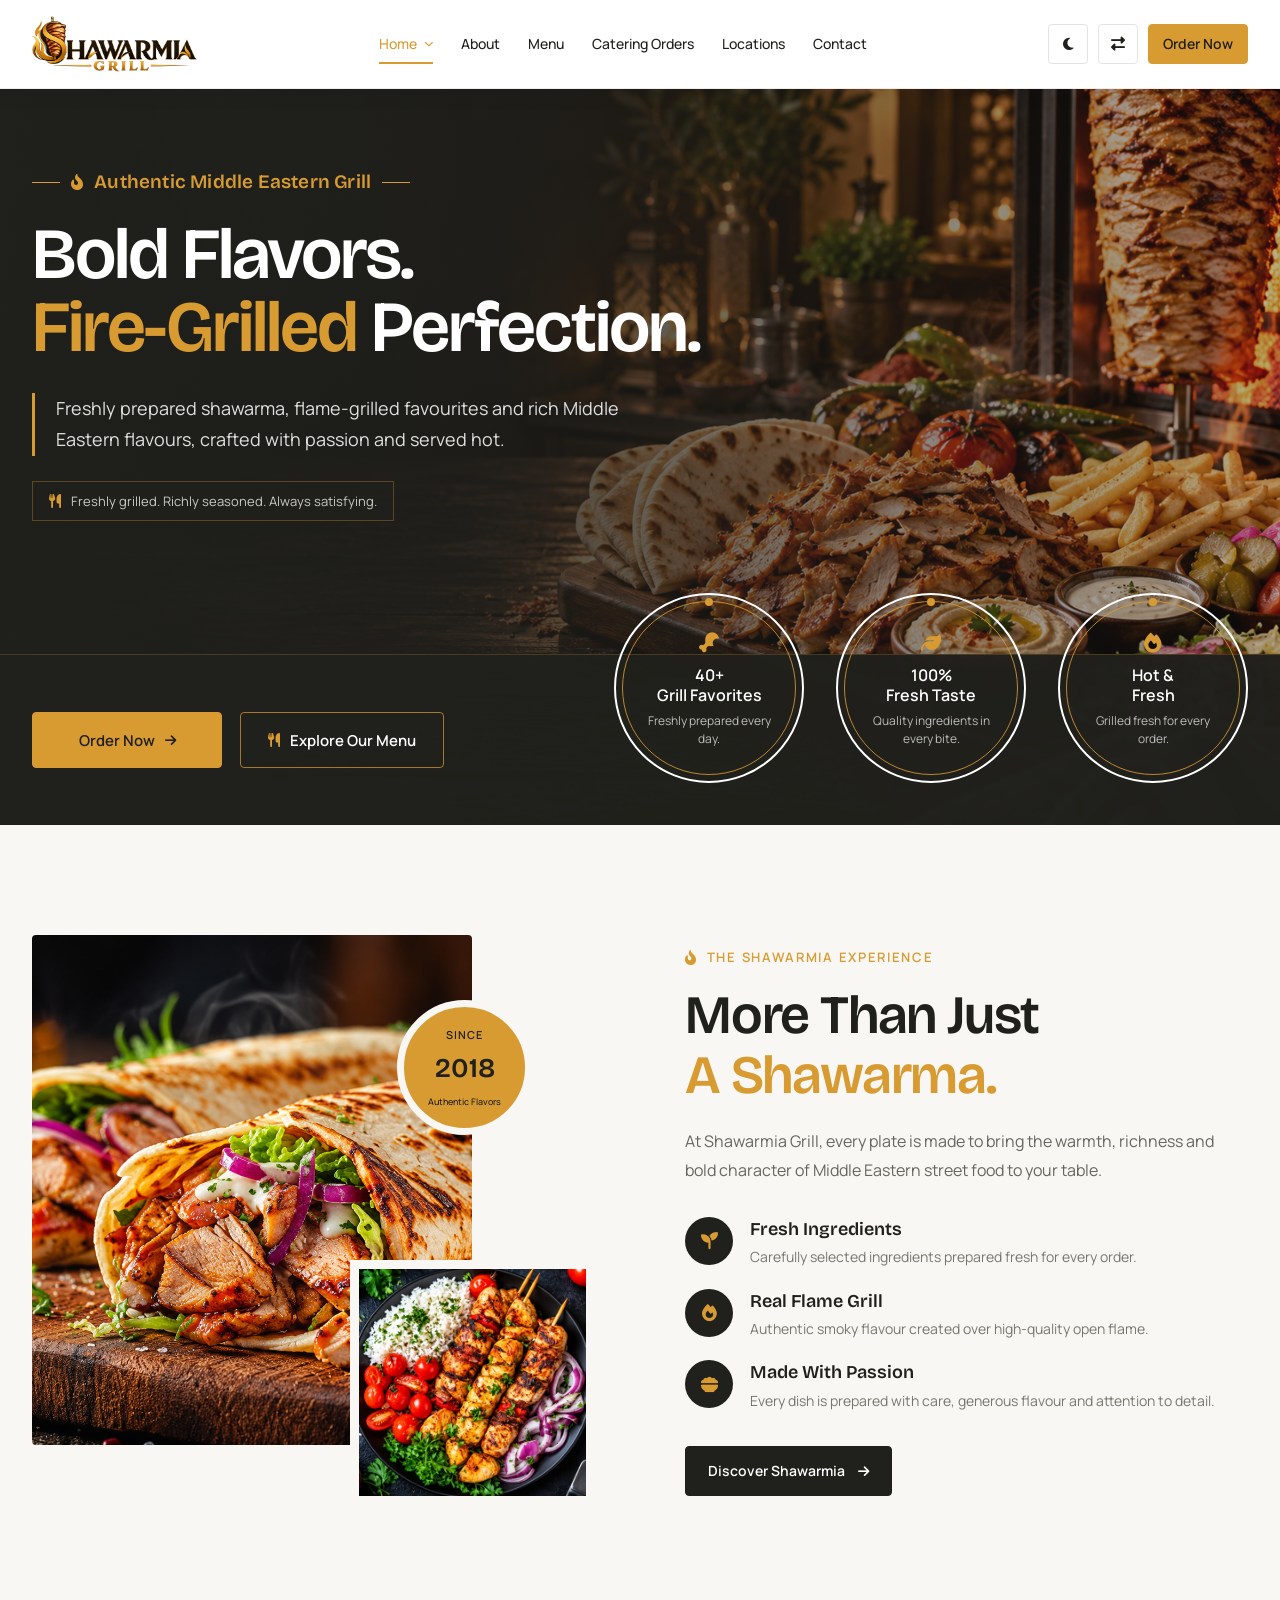
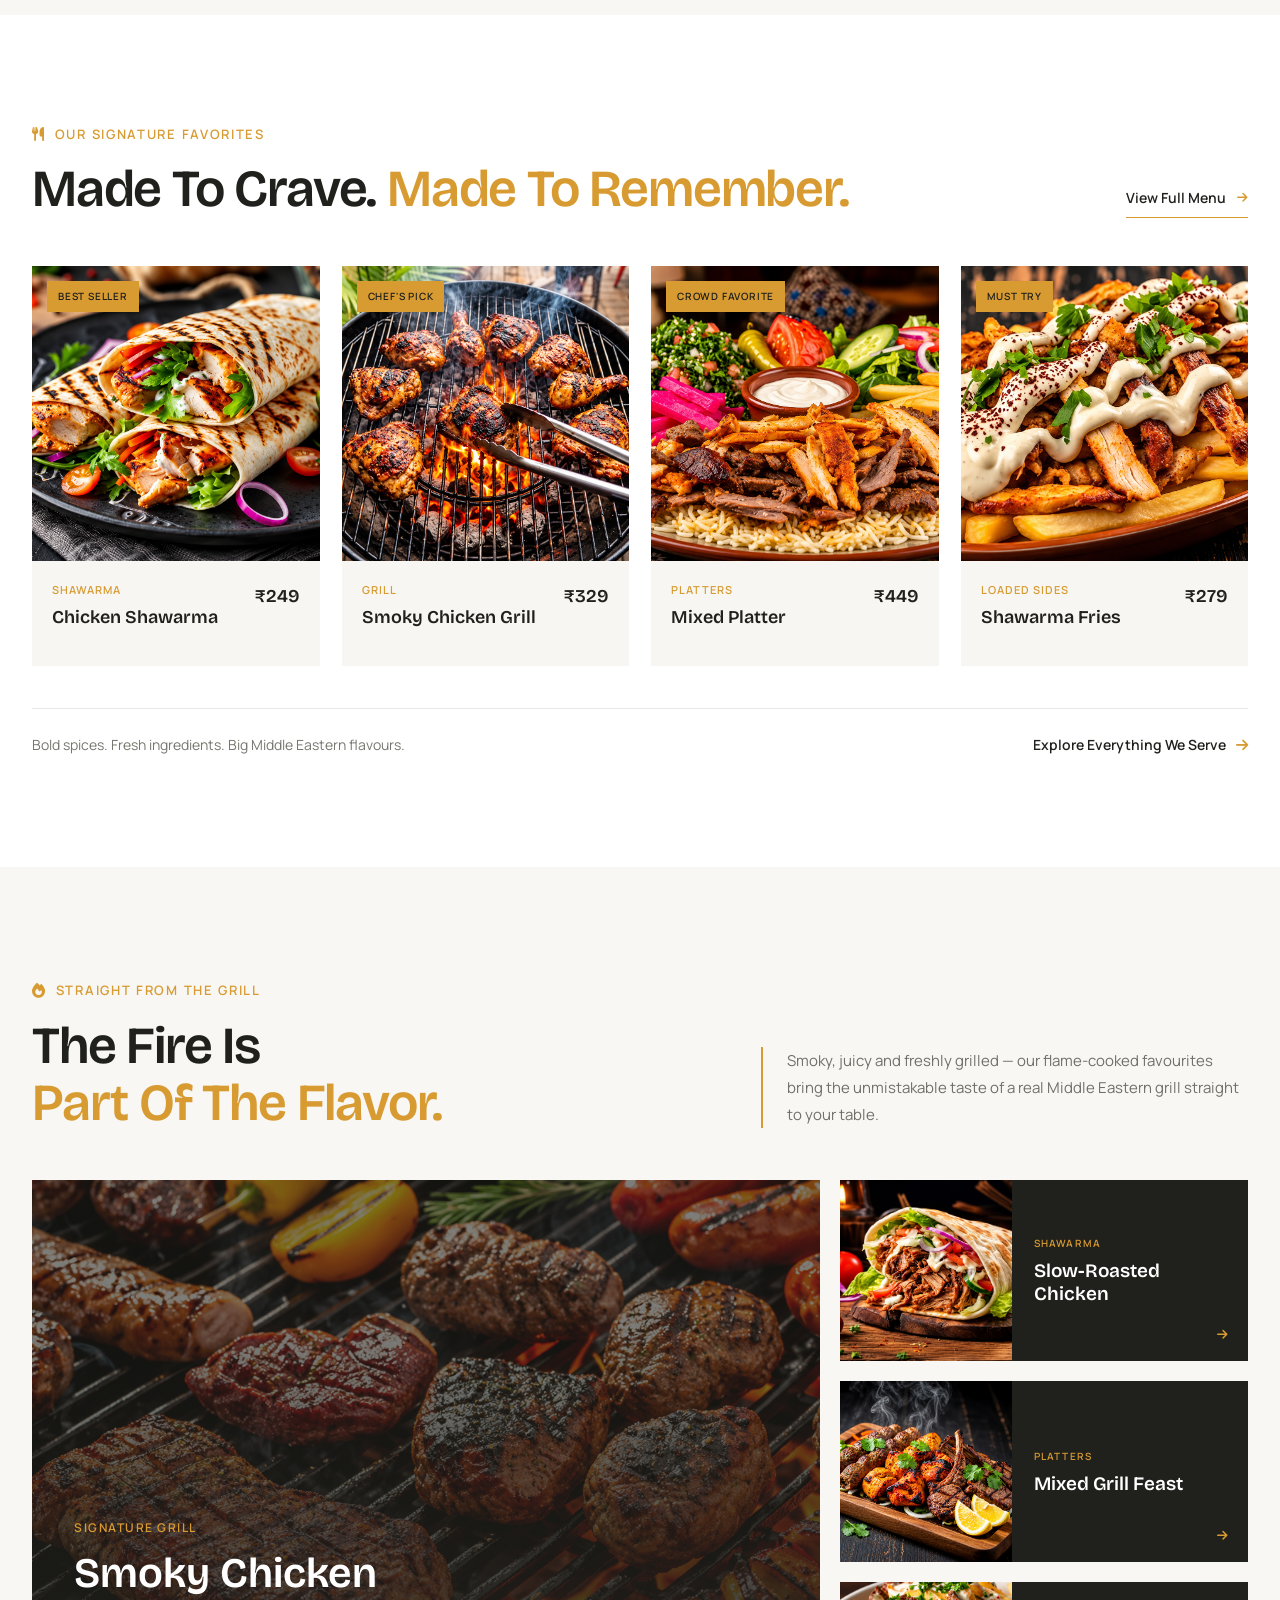
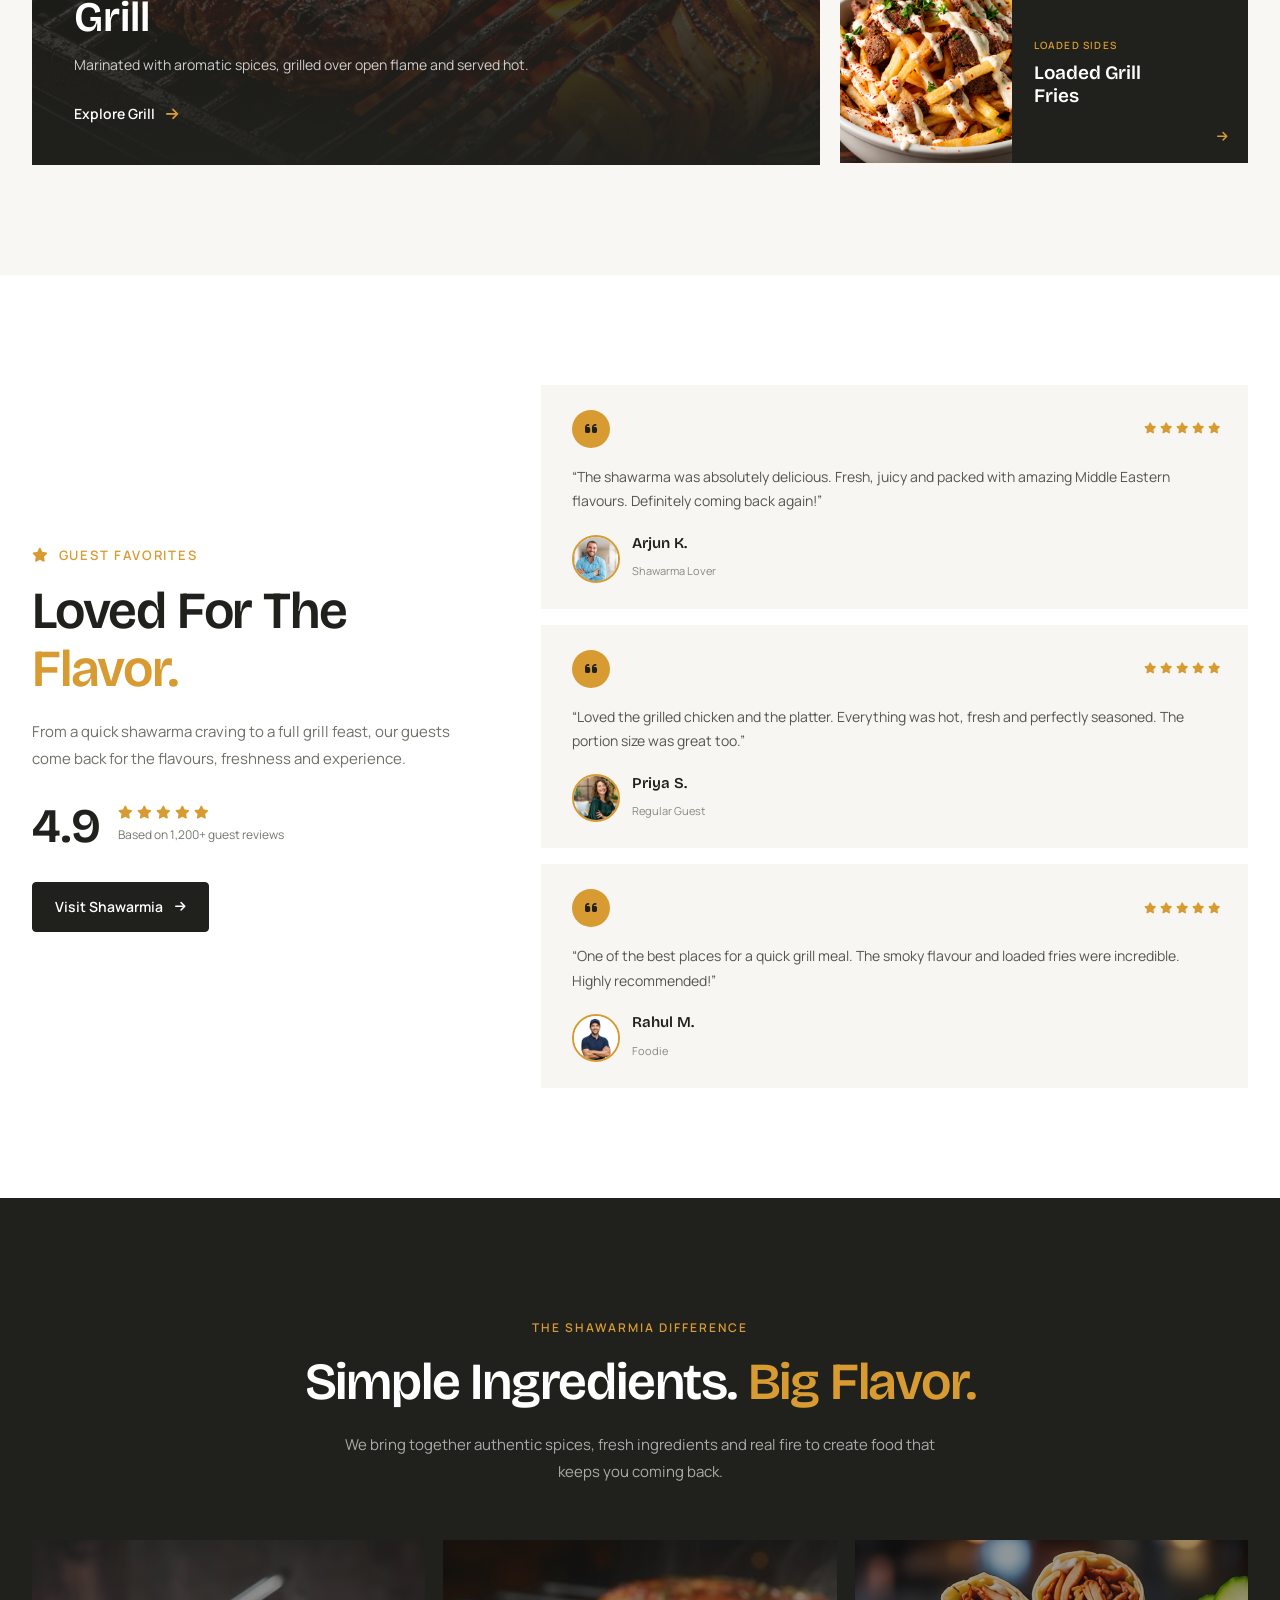
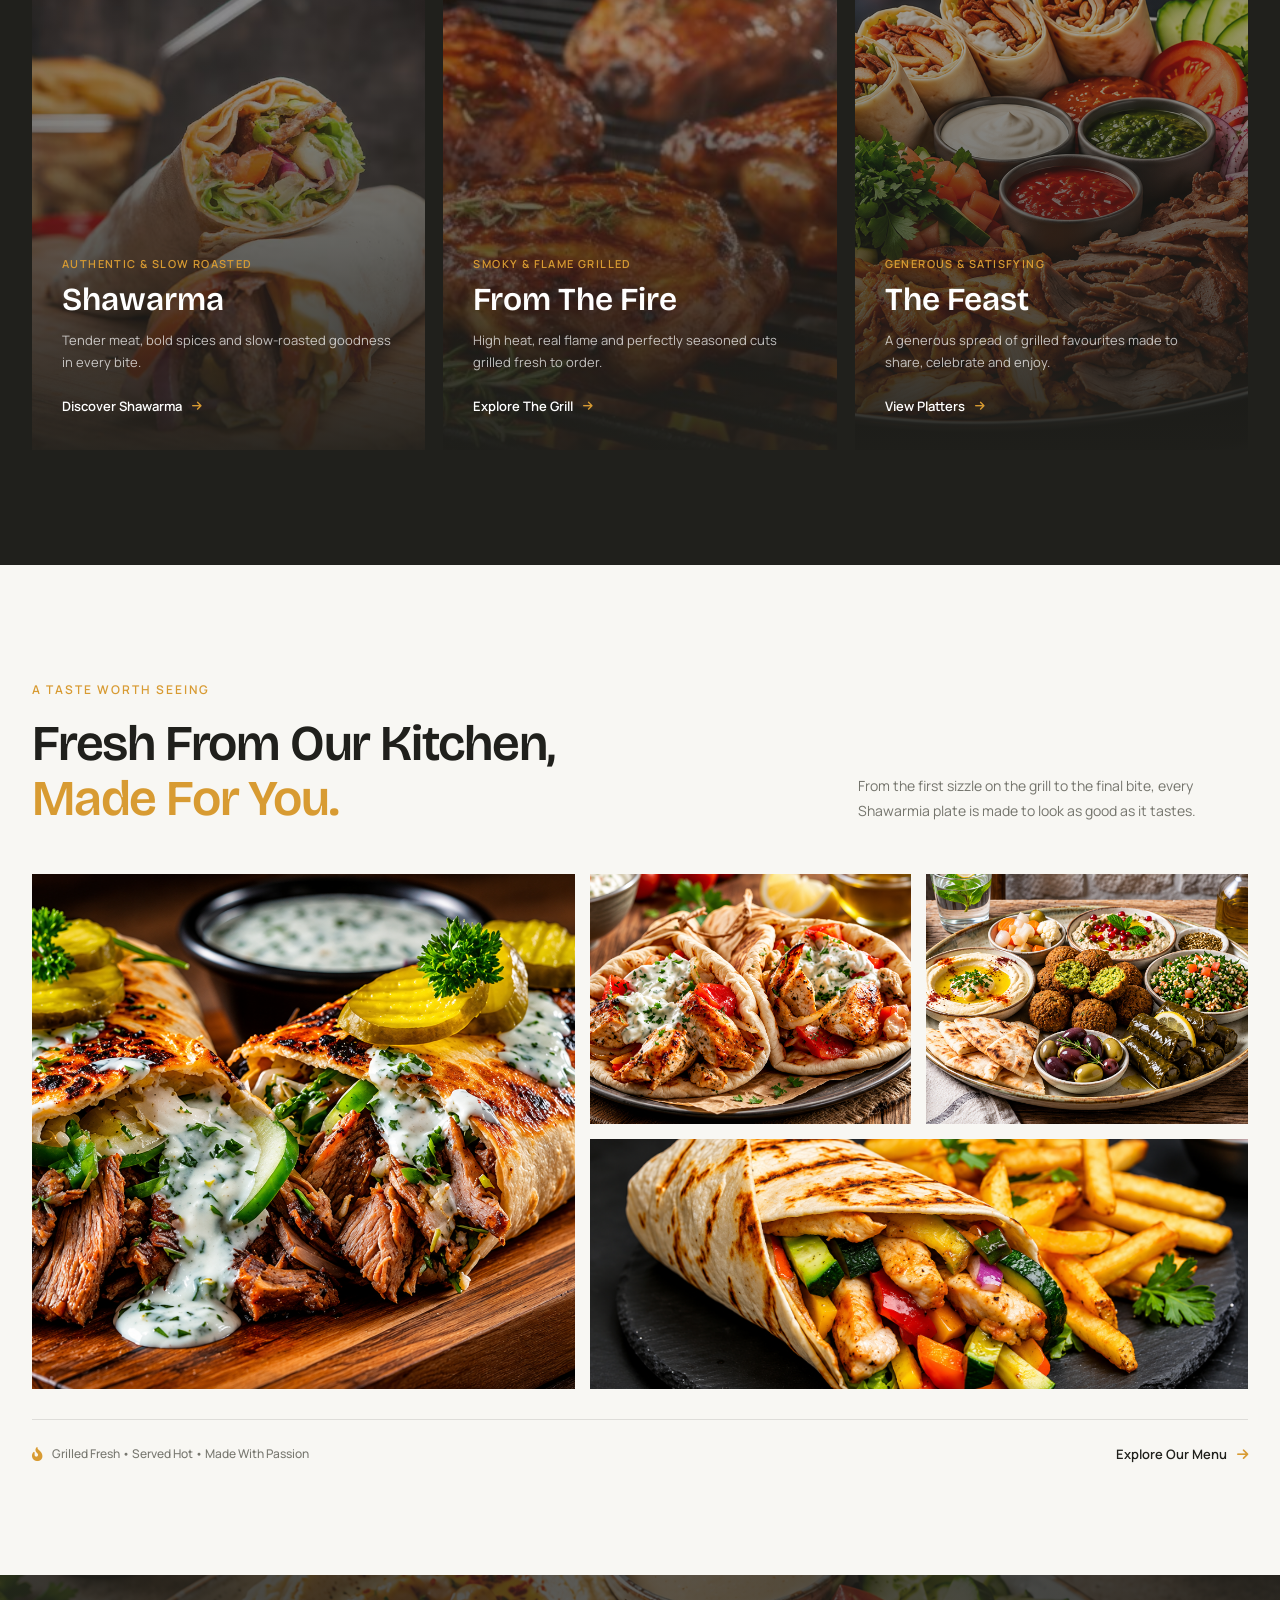
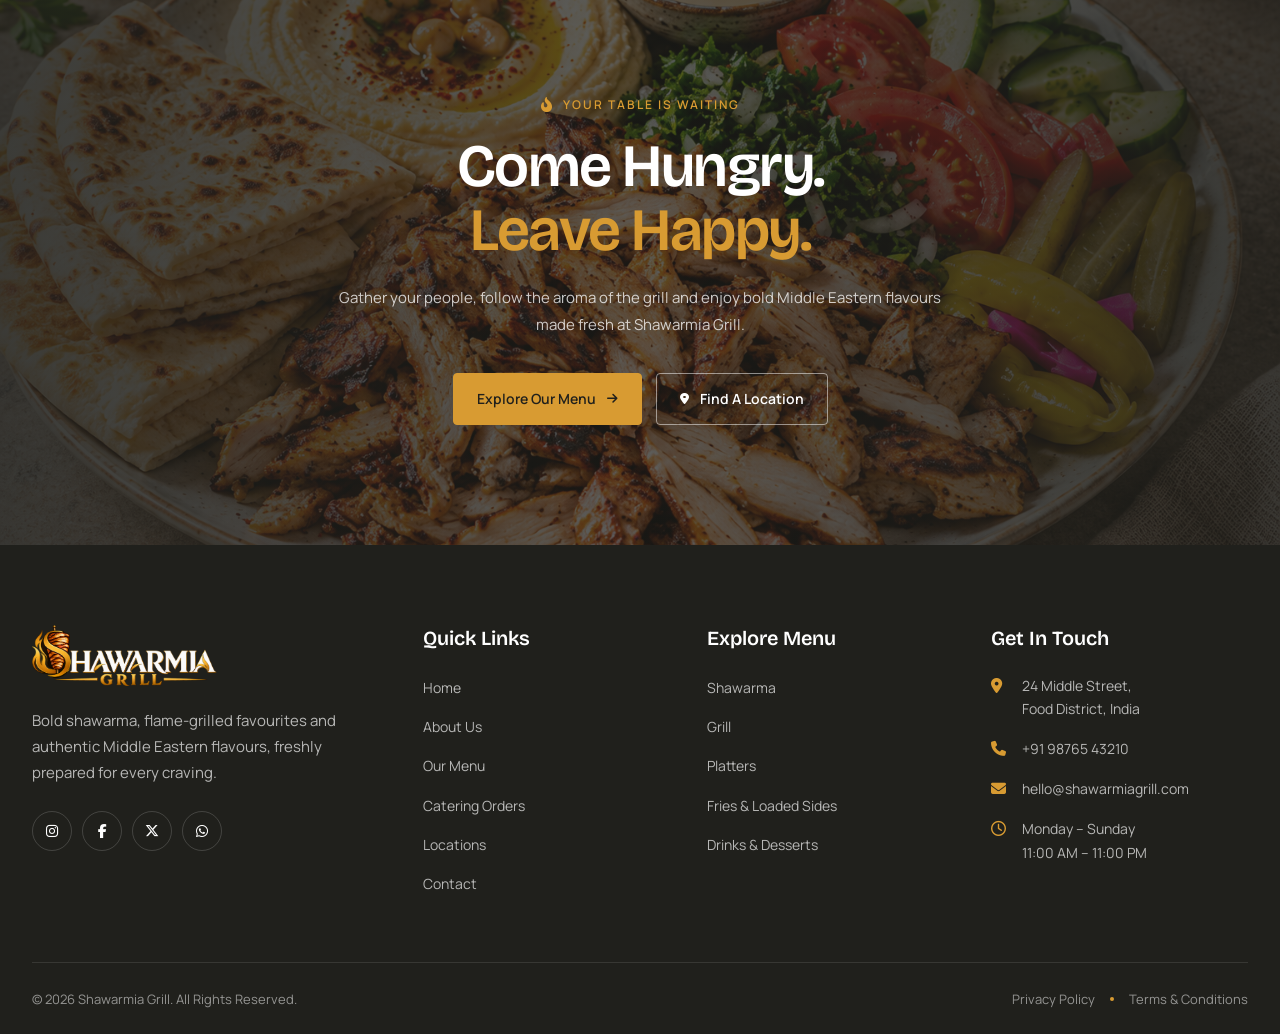
<file: index.html>
﻿<!DOCTYPE html>
<html lang="en-IN">

<head>
    <meta charset="UTF-8">
    <meta name="viewport" content="width=device-width, initial-scale=1.0">

    <title>Shawarmia Grill</title>

    <meta name="description"
        content="Shawarmia Grill serves flavorful Middle Eastern shawarma, flame-grilled dishes, platters, loaded sides, drinks and desserts.">

    <!-- Google Fonts -->
    <link rel="preconnect" href="https://fonts.googleapis.com">
    <link rel="preconnect" href="https://fonts.gstatic.com" crossorigin>

    <link rel="icon" type="image/png" href="images/favicon.png">

    <link
        href="https://fonts.googleapis.com/css2?family=Bricolage+Grotesque:opsz,wght@10..48,600&family=Manrope:wght@400;500;550&display=swap"
        rel="stylesheet">

    <!-- Font Awesome -->
    <link rel="stylesheet" href="https://cdnjs.cloudflare.com/ajax/libs/font-awesome/6.7.2/css/all.min.css">

    <!-- Main CSS -->
    <script src="js/theme-init.js"></script>
    <link rel="stylesheet" href="css/style.css">
</head>

<body>


    <!-- =========================
     HEADER
     ========================= -->
    <header class="site-header" id="siteHeader">
        <div class="container header-container">

            <!-- Logo -->
            <a href="index.html" class="site-logo" aria-label="Shawarmia Grill Home">
                <img src="images/logo.png" data-theme-light="images/logo.png" data-theme-dark="images/logo-light.png"
                    alt="Shawarmia Grill">
            </a>


            <!-- Desktop Navigation -->
            <nav class="main-navigation" id="mainNavigation">
                <ul class="nav-menu">

                    <!-- Home Dropdown -->
                    <li class="nav-item has-dropdown active">
                        <a href="index.html" class="nav-link">
                            Home
                            <i class="fa-solid fa-chevron-down dropdown-icon"></i>
                        </a>

                        <ul class="dropdown-menu">
                            <li>
                                <a href="index.html" class="dropdown-link active">
                                    Home 1
                                </a>
                            </li>

                            <li>
                                <a href="home-2.html" class="dropdown-link">
                                    Home 2
                                </a>
                            </li>
                        </ul>
                    </li>


                    <!-- About -->
                    <li class="nav-item">
                        <a href="about.html" class="nav-link">
                            About
                        </a>
                    </li>


                    <!-- Menu -->
                    <li class="nav-item">
                        <a href="menu.html" class="nav-link">
                            Menu
                        </a>

                    </li>

                    <!-- Catering -->
                    <li class="nav-item">
                        <a href="catering.html" class="nav-link">
                            Catering Orders
                        </a>
                    </li>


                    <!-- Locations -->
                    <li class="nav-item">
                        <a href="locations.html" class="nav-link">
                            Locations
                        </a>
                    </li>


                    <!-- Contact -->
                    <li class="nav-item">
                        <a href="contact.html" class="nav-link">
                            Contact
                        </a>
                    </li>

                </ul>
            </nav>


            <!-- Desktop Right Actions -->
            <div class="header-actions">

                <!-- Dark Mode -->
                <button type="button" class="header-action-btn theme-toggle" id="themeToggle"
                    aria-label="Toggle dark mode" title="Toggle dark mode">
                    <i class="fa-solid fa-moon"></i>
                </button>


                <!-- RTL -->
                <button type="button" class="header-action-btn rtl-toggle" id="rtlToggle" aria-label="Toggle RTL mode"
                    title="Toggle RTL mode">
                    <i class="fa-solid fa-right-left"></i>
                </button>

                <!-- Login -->
                <a href="order.html" class="login-btn">
                    <span>Order Now</span>
                </a>

            </div>


            <!-- Mobile Menu Toggle -->
            <button type="button" class="mobile-menu-toggle" id="mobileMenuToggle" aria-label="Open navigation menu"
                aria-expanded="false">

                <span></span>
                <span></span>
                <span></span>

            </button>

        </div>


        <!-- Mobile Navigation -->
        <div class="mobile-navigation" id="mobileNavigation">

            <nav class="mobile-nav-inner">

                <ul class="mobile-nav-menu">

                    <!-- Home -->
                    <li class="mobile-nav-item mobile-has-dropdown">

                        <button type="button" class="mobile-nav-link mobile-dropdown-toggle">

                            <span>Home</span>
                            <i class="fa-solid fa-chevron-down"></i>

                        </button>

                        <ul class="mobile-dropdown-menu">

                            <li>
                                <a href="index.html" class="mobile-dropdown-link active">
                                    Home 1
                                </a>
                            </li>

                            <li>
                                <a href="home-2.html" class="mobile-dropdown-link">
                                    Home 2
                                </a>
                            </li>

                        </ul>

                    </li>


                    <!-- About -->
                    <li class="mobile-nav-item">
                        <a href="about.html" class="mobile-nav-link">
                            About
                        </a>
                    </li>


                    <!-- Menu -->
                    <li class="mobile-nav-item">

                        <a href="menu.html" class="mobile-nav-link">
                            Menu
                        </a>

                    </li>


                    <!-- Catering -->
                    <li class="mobile-nav-item">
                        <a href="catering.html" class="mobile-nav-link">
                            Catering Orders
                        </a>
                    </li>


                    <!-- Locations -->
                    <li class="mobile-nav-item">
                        <a href="locations.html" class="mobile-nav-link">
                            Locations
                        </a>
                    </li>


                    <!-- Contact -->
                    <li class="mobile-nav-item">
                        <a href="contact.html" class="mobile-nav-link">
                            Contact
                        </a>
                    </li>

                </ul>


                <!-- Mobile Actions -->
                <div class="mobile-header-actions">

                    <button type="button" class="mobile-action-btn theme-toggle" id="mobileThemeToggle">

                        <i class="fa-solid fa-moon"></i>
                        <span>Dark Mode</span>

                    </button>


                    <button type="button" class="mobile-action-btn rtl-toggle" id="mobileRtlToggle">

                        <i class="fa-solid fa-right-left"></i>
                        <span>RTL Mode</span>

                    </button>

                    <a href="order.html" class="mobile-login-btn">

                        <span>Order Now</span>

                    </a>


                </div>

            </nav>

        </div>

    </header>

    <!-- =========================================================
     HOME PAGE 1 HERO
     ========================================================= -->
    <section class="home-one-hero">

        <!-- Background Overlay -->
        <div class="home-one-hero-overlay"></div>

        <div class="container">

            <!-- Hero Content -->
            <div class="home-one-hero-content">

                <div class="home-one-eyebrow">
                    <span class="home-one-eyebrow-line"></span>

                    <i class="fa-solid fa-fire-flame-curved"></i>

                    <span>Authentic Middle Eastern Grill</span>

                    <span class="home-one-eyebrow-line"></span>
                </div>


                <h1>
                    Bold Flavors.<br>
                    <span>Fire-Grilled</span> Perfection.
                </h1>


                <div class="home-one-description">

                    <p>
                        Freshly prepared shawarma, flame-grilled favourites
                        and rich Middle Eastern flavours, crafted with
                        passion and served hot.
                    </p>

                </div>


                <!-- Hero Mini Highlight -->
                <div class="home-one-highlight">

                    <i class="fa-solid fa-utensils"></i>

                    <span>
                        Freshly grilled. Richly seasoned. Always satisfying.
                    </span>

                </div>

            </div>

        </div>


        <!-- =====================================================
         HERO BOTTOM
         ===================================================== -->
        <div class="home-one-hero-bottom">

            <div class="container">

                <div class="home-one-bottom-inner">


                    <!-- CTA Buttons -->
                    <div class="home-one-actions">

                        <a href="menu.html" class="home-one-btn home-one-btn-primary">

                            <span>Order Now</span>

                            <i class="fa-solid fa-arrow-right"></i>

                        </a>


                        <a href="menu.html" class="home-one-btn home-one-btn-outline">

                            <i class="fa-solid fa-utensils"></i>

                            <span>Explore Our Menu</span>

                        </a>

                    </div>


                    <!-- Stats -->
                    <div class="home-one-stats">


                        <!-- Stat 01 -->
                        <div class="home-one-stat">

                            <div class="home-one-stat-circle">

                                <div class="home-one-stat-content">

                                    <div class="home-one-stat-icon">
                                        <i class="fa-solid fa-drumstick-bite"></i>
                                    </div>

                                    <strong>
                                        40+<br>
                                        Grill Favorites
                                    </strong>

                                    <span>
                                        Freshly prepared
                                        every day.
                                    </span>

                                </div>

                            </div>

                        </div>


                        <!-- Stat 02 -->
                        <div class="home-one-stat">

                            <div class="home-one-stat-circle">

                                <div class="home-one-stat-content">

                                    <div class="home-one-stat-icon">
                                        <i class="fa-solid fa-leaf"></i>
                                    </div>

                                    <strong>
                                        100%<br>
                                        Fresh Taste
                                    </strong>

                                    <span>
                                        Quality ingredients
                                        in every bite.
                                    </span>

                                </div>

                            </div>

                        </div>


                        <!-- Stat 03 -->
                        <div class="home-one-stat">

                            <div class="home-one-stat-circle">

                                <div class="home-one-stat-content">

                                    <div class="home-one-stat-icon">
                                        <i class="fa-solid fa-fire"></i>
                                    </div>

                                    <strong>
                                        Hot &amp;<br>
                                        Fresh
                                    </strong>

                                    <span>
                                        Grilled fresh
                                        for every order.
                                    </span>

                                </div>

                            </div>

                        </div>


                    </div>

                </div>

            </div>

        </div>

    </section>

    <section class="home-one-experience">
        <div class="container">
            <div class="home-one-experience-grid">

                <div class="home-one-experience-images">

                    <div class="home-one-experience-main-image">
                        <img src="images/a1.jpg" alt="Freshly prepared shawarma at Shawarmia Grill">
                    </div>

                    <div class="home-one-experience-small-image">
                        <img src="images/a2.jpg" alt="Middle Eastern grill food">
                    </div>

                    <div class="home-one-experience-badge">
                        <span>Since</span>
                        <strong>2018</strong>
                        <small>Authentic Flavors</small>
                    </div>

                </div>

                <div class="home-one-experience-content">

                    <span class="home-one-experience-eyebrow">
                        <i class="fa-solid fa-fire-flame-curved"></i>
                        The Shawarmia Experience
                    </span>

                    <h2>
                        More Than Just
                        <span>A Shawarma.</span>
                    </h2>

                    <p class="home-one-experience-intro">
                        At Shawarmia Grill, every plate is made to bring the
                        warmth, richness and bold character of Middle Eastern
                        street food to your table.
                    </p>

                    <div class="home-one-experience-points">

                        <div class="home-one-experience-point">
                            <div class="home-one-experience-icon">
                                <i class="fa-solid fa-seedling"></i>
                            </div>

                            <div>
                                <h3>Fresh Ingredients</h3>
                                <p>
                                    Carefully selected ingredients prepared
                                    fresh for every order.
                                </p>
                            </div>
                        </div>

                        <div class="home-one-experience-point">
                            <div class="home-one-experience-icon">
                                <i class="fa-solid fa-fire"></i>
                            </div>

                            <div>
                                <h3>Real Flame Grill</h3>
                                <p>
                                    Authentic smoky flavour created over
                                    high-quality open flame.
                                </p>
                            </div>
                        </div>

                        <div class="home-one-experience-point">
                            <div class="home-one-experience-icon">
                                <i class="fa-solid fa-bowl-food"></i>
                            </div>

                            <div>
                                <h3>Made With Passion</h3>
                                <p>
                                    Every dish is prepared with care,
                                    generous flavour and attention to detail.
                                </p>
                            </div>
                        </div>

                    </div>

                    <a href="about.html" class="home-one-experience-btn">
                        <span>Discover Shawarmia</span>
                        <i class="fa-solid fa-arrow-right"></i>
                    </a>

                </div>

            </div>
        </div>
    </section>

    <section class="home-one-signature">
        <div class="container">

            <div class="home-one-signature-header">
                <div>
                    <span class="home-one-signature-eyebrow">
                        <i class="fa-solid fa-utensils"></i>
                        Our Signature Favorites
                    </span>

                    <h2>
                        Made To Crave.
                        <span>Made To Remember.</span>
                    </h2>
                </div>

                <a href="menu.html" class="home-one-signature-view">
                    <span>View Full Menu</span>
                    <i class="fa-solid fa-arrow-right"></i>
                </a>
            </div>

            <div class="home-one-signature-grid">

                <!-- Card 01 -->
                <article class="home-one-signature-card">
                    <div class="home-one-signature-image">
                        <img src="images/a3.jpg" alt="Classic Chicken Shawarma">

                        <span class="home-one-signature-tag">
                            Best Seller
                        </span>

                        <a href="menu.html#shawarma" class="home-one-signature-arrow"
                            aria-label="View Classic Chicken Shawarma">
                            <i class="fa-solid fa-arrow-up-right-from-square"></i>
                        </a>
                    </div>

                    <div class="home-one-signature-info">
                        <div>
                            <span class="home-one-signature-category">
                                Shawarma
                            </span>

                            <h3>Chicken Shawarma</h3>
                        </div>

                        <strong>₹249</strong>
                    </div>
                </article>


                <!-- Card 02 -->
                <article class="home-one-signature-card">
                    <div class="home-one-signature-image">
                        <img src="images/a4.jpg" alt="Smoky Chicken Grill">

                        <span class="home-one-signature-tag">
                            Chef's Pick
                        </span>

                        <a href="menu.html#grill" class="home-one-signature-arrow"
                            aria-label="View Smoky Chicken Grill">
                            <i class="fa-solid fa-arrow-up-right-from-square"></i>
                        </a>
                    </div>

                    <div class="home-one-signature-info">
                        <div>
                            <span class="home-one-signature-category">
                                Grill
                            </span>

                            <h3>Smoky Chicken Grill</h3>
                        </div>

                        <strong>₹329</strong>
                    </div>
                </article>


                <!-- Card 03 -->
                <article class="home-one-signature-card">
                    <div class="home-one-signature-image">
                        <img src="images/a5.jpg" alt="Shawarmia Mixed Platter">

                        <span class="home-one-signature-tag">
                            Crowd Favorite
                        </span>

                        <a href="menu.html#platters" class="home-one-signature-arrow"
                            aria-label="View Shawarmia Mixed Platter">
                            <i class="fa-solid fa-arrow-up-right-from-square"></i>
                        </a>
                    </div>

                    <div class="home-one-signature-info">
                        <div>
                            <span class="home-one-signature-category">
                                Platters
                            </span>

                            <h3>Mixed Platter</h3>
                        </div>

                        <strong>₹449</strong>
                    </div>
                </article>


                <!-- Card 04 -->
                <article class="home-one-signature-card">
                    <div class="home-one-signature-image">
                        <img src="images/a6.jpg" alt="Loaded Shawarma Fries">

                        <span class="home-one-signature-tag">
                            Must Try
                        </span>

                        <a href="menu.html#loaded-sides" class="home-one-signature-arrow"
                            aria-label="View Loaded Shawarma Fries">
                            <i class="fa-solid fa-arrow-up-right-from-square"></i>
                        </a>
                    </div>

                    <div class="home-one-signature-info">
                        <div>
                            <span class="home-one-signature-category">
                                Loaded Sides
                            </span>

                            <h3>Shawarma Fries</h3>
                        </div>

                        <strong>₹279</strong>
                    </div>
                </article>

            </div>

            <div class="home-one-signature-bottom">
                <p>
                    Bold spices. Fresh ingredients. Big Middle Eastern flavours.
                </p>

                <a href="menu.html" class="home-one-signature-bottom-link">
                    Explore Everything We Serve
                    <i class="fa-solid fa-arrow-right"></i>
                </a>
            </div>

        </div>
    </section>

    <section class="home-one-grill">
        <div class="container">

            <div class="home-one-grill-header">

                <div class="home-one-grill-heading">
                    <span class="home-one-grill-eyebrow">
                        <i class="fa-solid fa-fire"></i>
                        Straight From The Grill
                    </span>

                    <h2>
                        The Fire Is
                        <span>Part Of The Flavor.</span>
                    </h2>
                </div>

                <p class="home-one-grill-description">
                    Smoky, juicy and freshly grilled — our flame-cooked
                    favourites bring the unmistakable taste of a real
                    Middle Eastern grill straight to your table.
                </p>

            </div>


            <div class="home-one-grill-showcase">

                <!-- Main Grill -->
                <div class="home-one-grill-main">

                    <img src="images/a7.jpg" alt="Smoky chicken grill at Shawarmia Grill">

                    <div class="home-one-grill-overlay"></div>

                    <div class="home-one-grill-main-content">

                        <span>Signature Grill</span>

                        <h3>
                            Smoky Chicken
                            <br>
                            Grill
                        </h3>

                        <p>
                            Marinated with aromatic spices, grilled over
                            open flame and served hot.
                        </p>

                        <a href="menu.html#grill" class="home-one-grill-link">
                            <span>Explore Grill</span>
                            <i class="fa-solid fa-arrow-right"></i>
                        </a>

                    </div>

                </div>


                <!-- Side Items -->
                <div class="home-one-grill-side">

                    <a href="menu.html#shawarma" class="home-one-grill-small">

                        <div class="home-one-grill-small-image">
                            <img src="images/a8.jpg" alt="Fresh chicken shawarma">
                        </div>

                        <div class="home-one-grill-small-content">

                            <span>Shawarma</span>

                            <h3>
                                Slow-Roasted
                                Chicken
                            </h3>

                            <i class="fa-solid fa-arrow-right"></i>

                        </div>

                    </a>


                    <a href="menu.html#platters" class="home-one-grill-small">

                        <div class="home-one-grill-small-image">
                            <img src="images/a9.jpg" alt="Mixed grill platter">
                        </div>

                        <div class="home-one-grill-small-content">

                            <span>Platters</span>

                            <h3>
                                Mixed Grill
                                Feast
                            </h3>

                            <i class="fa-solid fa-arrow-right"></i>

                        </div>

                    </a>


                    <a href="menu.html#loaded-sides" class="home-one-grill-small">

                        <div class="home-one-grill-small-image">
                            <img src="images/a10.jpg" alt="Loaded shawarma fries">
                        </div>

                        <div class="home-one-grill-small-content">

                            <span>Loaded Sides</span>

                            <h3>
                                Loaded Grill
                                Fries
                            </h3>

                            <i class="fa-solid fa-arrow-right"></i>

                        </div>

                    </a>

                </div>

            </div>

        </div>
    </section>

    <section class="home-one-testimonials">
        <div class="container">

            <div class="home-one-testimonials-grid">

                <!-- Left Content -->
                <div class="home-one-testimonials-intro">

                    <span class="home-one-testimonials-eyebrow">
                        <i class="fa-solid fa-star"></i>
                        Guest Favorites
                    </span>

                    <h2>
                        Loved For The
                        <span>Flavor.</span>
                    </h2>

                    <p>
                        From a quick shawarma craving to a full grill feast,
                        our guests come back for the flavours, freshness
                        and experience.
                    </p>

                    <div class="home-one-rating">

                        <div class="home-one-rating-score">
                            4.9
                        </div>

                        <div class="home-one-rating-details">

                            <div class="home-one-stars">
                                <i class="fa-solid fa-star"></i>
                                <i class="fa-solid fa-star"></i>
                                <i class="fa-solid fa-star"></i>
                                <i class="fa-solid fa-star"></i>
                                <i class="fa-solid fa-star"></i>
                            </div>

                            <span>
                                Based on 1,200+ guest reviews
                            </span>

                        </div>

                    </div>

                    <a href="contact.html" class="home-one-testimonials-btn">

                        <span>Visit Shawarmia</span>
                        <i class="fa-solid fa-arrow-right"></i>

                    </a>

                </div>


                <!-- Reviews -->
                <div class="home-one-testimonial-list">

                    <!-- Review 01 -->
                    <article class="home-one-testimonial-card">

                        <div class="home-one-testimonial-top">

                            <div class="home-one-testimonial-quote">
                                <i class="fa-solid fa-quote-left"></i>
                            </div>

                            <div class="home-one-testimonial-stars">
                                <i class="fa-solid fa-star"></i>
                                <i class="fa-solid fa-star"></i>
                                <i class="fa-solid fa-star"></i>
                                <i class="fa-solid fa-star"></i>
                                <i class="fa-solid fa-star"></i>
                            </div>

                        </div>

                        <p>
                            “The shawarma was absolutely delicious. Fresh,
                            juicy and packed with amazing Middle Eastern
                            flavours. Definitely coming back again!”
                        </p>

                        <div class="home-one-testimonial-author">

                            <div class="home-one-testimonial-image">
                                <img src="images/a11.jpg" alt="Shawarmia guest">
                            </div>

                            <div class="home-one-testimonial-info">
                                <h3>Arjun K.</h3>
                                <span>Shawarma Lover</span>
                            </div>

                        </div>

                    </article>


                    <!-- Review 02 -->
                    <article class="home-one-testimonial-card">

                        <div class="home-one-testimonial-top">

                            <div class="home-one-testimonial-quote">
                                <i class="fa-solid fa-quote-left"></i>
                            </div>

                            <div class="home-one-testimonial-stars">
                                <i class="fa-solid fa-star"></i>
                                <i class="fa-solid fa-star"></i>
                                <i class="fa-solid fa-star"></i>
                                <i class="fa-solid fa-star"></i>
                                <i class="fa-solid fa-star"></i>
                            </div>

                        </div>

                        <p>
                            “Loved the grilled chicken and the platter.
                            Everything was hot, fresh and perfectly seasoned.
                            The portion size was great too.”
                        </p>

                        <div class="home-one-testimonial-author">

                            <div class="home-one-testimonial-image">
                                <img src="images/a12.jpg" alt="Shawarmia guest">
                            </div>

                            <div class="home-one-testimonial-info">
                                <h3>Priya S.</h3>
                                <span>Regular Guest</span>
                            </div>

                        </div>

                    </article>


                    <!-- Review 03 -->
                    <article class="home-one-testimonial-card">

                        <div class="home-one-testimonial-top">

                            <div class="home-one-testimonial-quote">
                                <i class="fa-solid fa-quote-left"></i>
                            </div>

                            <div class="home-one-testimonial-stars">
                                <i class="fa-solid fa-star"></i>
                                <i class="fa-solid fa-star"></i>
                                <i class="fa-solid fa-star"></i>
                                <i class="fa-solid fa-star"></i>
                                <i class="fa-solid fa-star"></i>
                            </div>

                        </div>

                        <p>
                            “One of the best places for a quick grill meal.
                            The smoky flavour and loaded fries were incredible.
                            Highly recommended!”
                        </p>

                        <div class="home-one-testimonial-author">

                            <div class="home-one-testimonial-image">
                                <img src="images/a13.jpg" alt="Shawarmia guest">
                            </div>

                            <div class="home-one-testimonial-info">
                                <h3>Rahul M.</h3>
                                <span>Foodie</span>
                            </div>

                        </div>

                    </article>

                </div>

            </div>

        </div>
    </section>

    <section class="home-one-difference">
        <div class="container">

            <div class="home-one-difference-header">
                <span class="home-one-difference-eyebrow">
                    The Shawarmia Difference
                </span>

                <h2>
                    Simple Ingredients.
                    <span>Big Flavor.</span>
                </h2>

                <p>
                    We bring together authentic spices, fresh ingredients
                    and real fire to create food that keeps you coming back.
                </p>
            </div>


            <div class="home-one-difference-showcase">

                <!-- Panel 01 -->
                <a href="menu.html#shawarma" class="home-one-difference-panel">

                    <img src="images/a14.jpg" alt="Authentic chicken shawarma">

                    <div class="home-one-difference-overlay"></div>

                    <div class="home-one-difference-content">
                        <span>Authentic &amp; Slow Roasted</span>

                        <h3>
                            Shawarma
                        </h3>

                        <p>
                            Tender meat, bold spices and slow-roasted
                            goodness in every bite.
                        </p>

                        <div class="home-one-difference-link">
                            <span>Discover Shawarma</span>
                            <i class="fa-solid fa-arrow-right"></i>
                        </div>
                    </div>

                </a>


                <!-- Panel 02 -->
                <a href="menu.html#grill" class="home-one-difference-panel">

                    <img src="images/a15.jpg" alt="Flame grilled chicken">

                    <div class="home-one-difference-overlay"></div>

                    <div class="home-one-difference-content">
                        <span>Smoky &amp; Flame Grilled</span>

                        <h3>
                            From The Fire
                        </h3>

                        <p>
                            High heat, real flame and perfectly seasoned
                            cuts grilled fresh to order.
                        </p>

                        <div class="home-one-difference-link">
                            <span>Explore The Grill</span>
                            <i class="fa-solid fa-arrow-right"></i>
                        </div>
                    </div>

                </a>


                <!-- Panel 03 -->
                <a href="menu.html#platters" class="home-one-difference-panel">

                    <img src="images/a16.jpg" alt="Middle Eastern mixed grill platter">

                    <div class="home-one-difference-overlay"></div>

                    <div class="home-one-difference-content">
                        <span>Generous &amp; Satisfying</span>

                        <h3>
                            The Feast
                        </h3>

                        <p>
                            A generous spread of grilled favourites made
                            to share, celebrate and enjoy.
                        </p>

                        <div class="home-one-difference-link">
                            <span>View Platters</span>
                            <i class="fa-solid fa-arrow-right"></i>
                        </div>
                    </div>

                </a>

            </div>

        </div>
    </section>

    <section class="home-one-gallery">
        <div class="container">

            <div class="home-one-gallery-header">

                <div>
                    <span class="home-one-gallery-eyebrow">
                        A Taste Worth Seeing
                    </span>

                    <h2>
                        Fresh From Our Kitchen,
                        <span>Made For You.</span>
                    </h2>
                </div>

                <p>
                    From the first sizzle on the grill to the final bite,
                    every Shawarmia plate is made to look as good as it tastes.
                </p>

            </div>


            <div class="home-one-gallery-grid">

                <div class="home-one-gallery-item home-one-gallery-large">
                    <img src="images/a17.jpg" alt="Shawarmia signature shawarma">
                </div>

                <div class="home-one-gallery-item">
                    <img src="images/a18.jpg" alt="Grilled chicken at Shawarmia Grill">
                </div>

                <div class="home-one-gallery-item">
                    <img src="images/a19.jpg" alt="Middle Eastern food platter">
                </div>

                <div class="home-one-gallery-item home-one-gallery-wide">
                    <img src="images/a20.jpg" alt="Loaded shawarma fries">
                </div>

            </div>


            <div class="home-one-gallery-bottom">

                <span>
                    <i class="fa-solid fa-fire-flame-curved"></i>
                    Grilled Fresh • Served Hot • Made With Passion
                </span>

                <a href="menu.html">
                    Explore Our Menu
                    <i class="fa-solid fa-arrow-right"></i>
                </a>

            </div>

        </div>
    </section>

    <section class="home-one-final-cta">

        <div class="home-one-final-cta-image">
            <img src="images/Fresh Shawarma and Middle Eastern grill food.jpg"
                alt="Shawarmia Grill signature Middle Eastern food">
        </div>

        <div class="home-one-final-cta-overlay"></div>

        <div class="container">

            <div class="home-one-final-cta-content">

                <span class="home-one-final-cta-eyebrow">
                    <i class="fa-solid fa-fire-flame-curved"></i>
                    Your Table Is Waiting
                </span>

                <h2>
                    Come Hungry.
                    <span>Leave Happy.</span>
                </h2>

                <p>
                    Gather your people, follow the aroma of the grill
                    and enjoy bold Middle Eastern flavours made fresh
                    at Shawarmia Grill.
                </p>

                <div class="home-one-final-cta-actions">

                    <a href="menu.html" class="home-one-final-cta-btn home-one-final-cta-primary">
                        <span>Explore Our Menu</span>
                        <i class="fa-solid fa-arrow-right"></i>
                    </a>

                    <a href="locations.html" class="home-one-final-cta-btn home-one-final-cta-secondary">
                        <i class="fa-solid fa-location-dot"></i>
                        <span>Find A Location</span>
                    </a>

                </div>

            </div>

        </div>

    </section>

    <!-- =========================================================
     FOOTER
     ========================================================= -->
    <footer class="site-footer">

        <div class="container">

            <div class="footer-main">

                <!-- Brand -->
                <div class="footer-brand">

                    <a href="index.html" class="footer-logo">
                        <img src="images/logo-light.png" alt="Shawarmia Grill">
                    </a>

                    <p class="footer-description">
                        Bold shawarma, flame-grilled favourites and authentic
                        Middle Eastern flavours, freshly prepared for every craving.
                    </p>

                    <div class="footer-socials">

                        <a href="#" class="footer-social" aria-label="Instagram">
                            <i class="fa-brands fa-instagram"></i>
                        </a>

                        <a href="#" class="footer-social" aria-label="Facebook">
                            <i class="fa-brands fa-facebook-f"></i>
                        </a>

                        <a href="#" class="footer-social" aria-label="X">
                            <i class="fa-brands fa-x-twitter"></i>
                        </a>

                        <a href="#" class="footer-social" aria-label="WhatsApp">
                            <i class="fa-brands fa-whatsapp"></i>
                        </a>

                    </div>

                </div>


                <!-- Quick Links -->
                <div class="footer-column">

                    <h3 class="footer-title">Quick Links</h3>

                    <ul class="footer-links">

                        <li>
                            <a href="index.html">Home</a>
                        </li>

                        <li>
                            <a href="about.html">About Us</a>
                        </li>

                        <li>
                            <a href="menu.html">Our Menu</a>
                        </li>

                        <li>
                            <a href="catering.html">Catering Orders</a>
                        </li>

                        <li>
                            <a href="locations.html">Locations</a>
                        </li>

                        <li>
                            <a href="contact.html">Contact</a>
                        </li>

                    </ul>

                </div>


                <!-- Menu -->
                <div class="footer-column">

                    <h3 class="footer-title">Explore Menu</h3>

                    <ul class="footer-links">

                        <li>
                            <a href="menu.html#shawarma">Shawarma</a>
                        </li>

                        <li>
                            <a href="menu.html#grill">Grill</a>
                        </li>

                        <li>
                            <a href="menu.html#platters">Platters</a>
                        </li>

                        <li>
                            <a href="menu.html#loaded-sides">
                                Fries &amp; Loaded Sides
                            </a>
                        </li>

                        <li>
                            <a href="menu.html#drinks-desserts">
                                Drinks &amp; Desserts
                            </a>
                        </li>

                    </ul>

                </div>


                <!-- Contact -->
                <div class="footer-column footer-contact">

                    <h3 class="footer-title">Get In Touch</h3>

                    <div class="footer-contact-item">

                        <i class="fa-solid fa-location-dot"></i>

                        <p>
                            24 Middle Street,<br>
                            Food District, India
                        </p>

                    </div>

                    <div class="footer-contact-item">

                        <i class="fa-solid fa-phone"></i>

                        <a href="tel:+919876543210">
                            +91 98765 43210
                        </a>

                    </div>

                    <div class="footer-contact-item">

                        <i class="fa-solid fa-envelope"></i>

                        <a href="mailto:hello@shawarmiagrill.com">
                            hello@shawarmiagrill.com
                        </a>

                    </div>

                    <div class="footer-contact-item">

                        <i class="fa-regular fa-clock"></i>

                        <p>
                            Monday – Sunday<br>
                            11:00 AM – 11:00 PM
                        </p>

                    </div>

                </div>

            </div>


            <!-- Footer Bottom -->

            <div class="footer-bottom">

                <p>
                    © 2026 Shawarmia Grill. All Rights Reserved.
                </p>

                <div class="footer-bottom-links">

                    <a href="#">Privacy Policy</a>

                    <span></span>

                    <a href="#">Terms &amp; Conditions</a>

                </div>

            </div>

        </div>

    </footer>

    <!-- Scroll To Top -->
    <button class="scroll-top-btn" id="scrollTopBtn" type="button" aria-label="Scroll to top">
        <i class="fa-solid fa-arrow-up"></i>
    </button>

    <!-- Main JS -->
    <script src="js/main.js"></script>

</body>

</html>
</file>
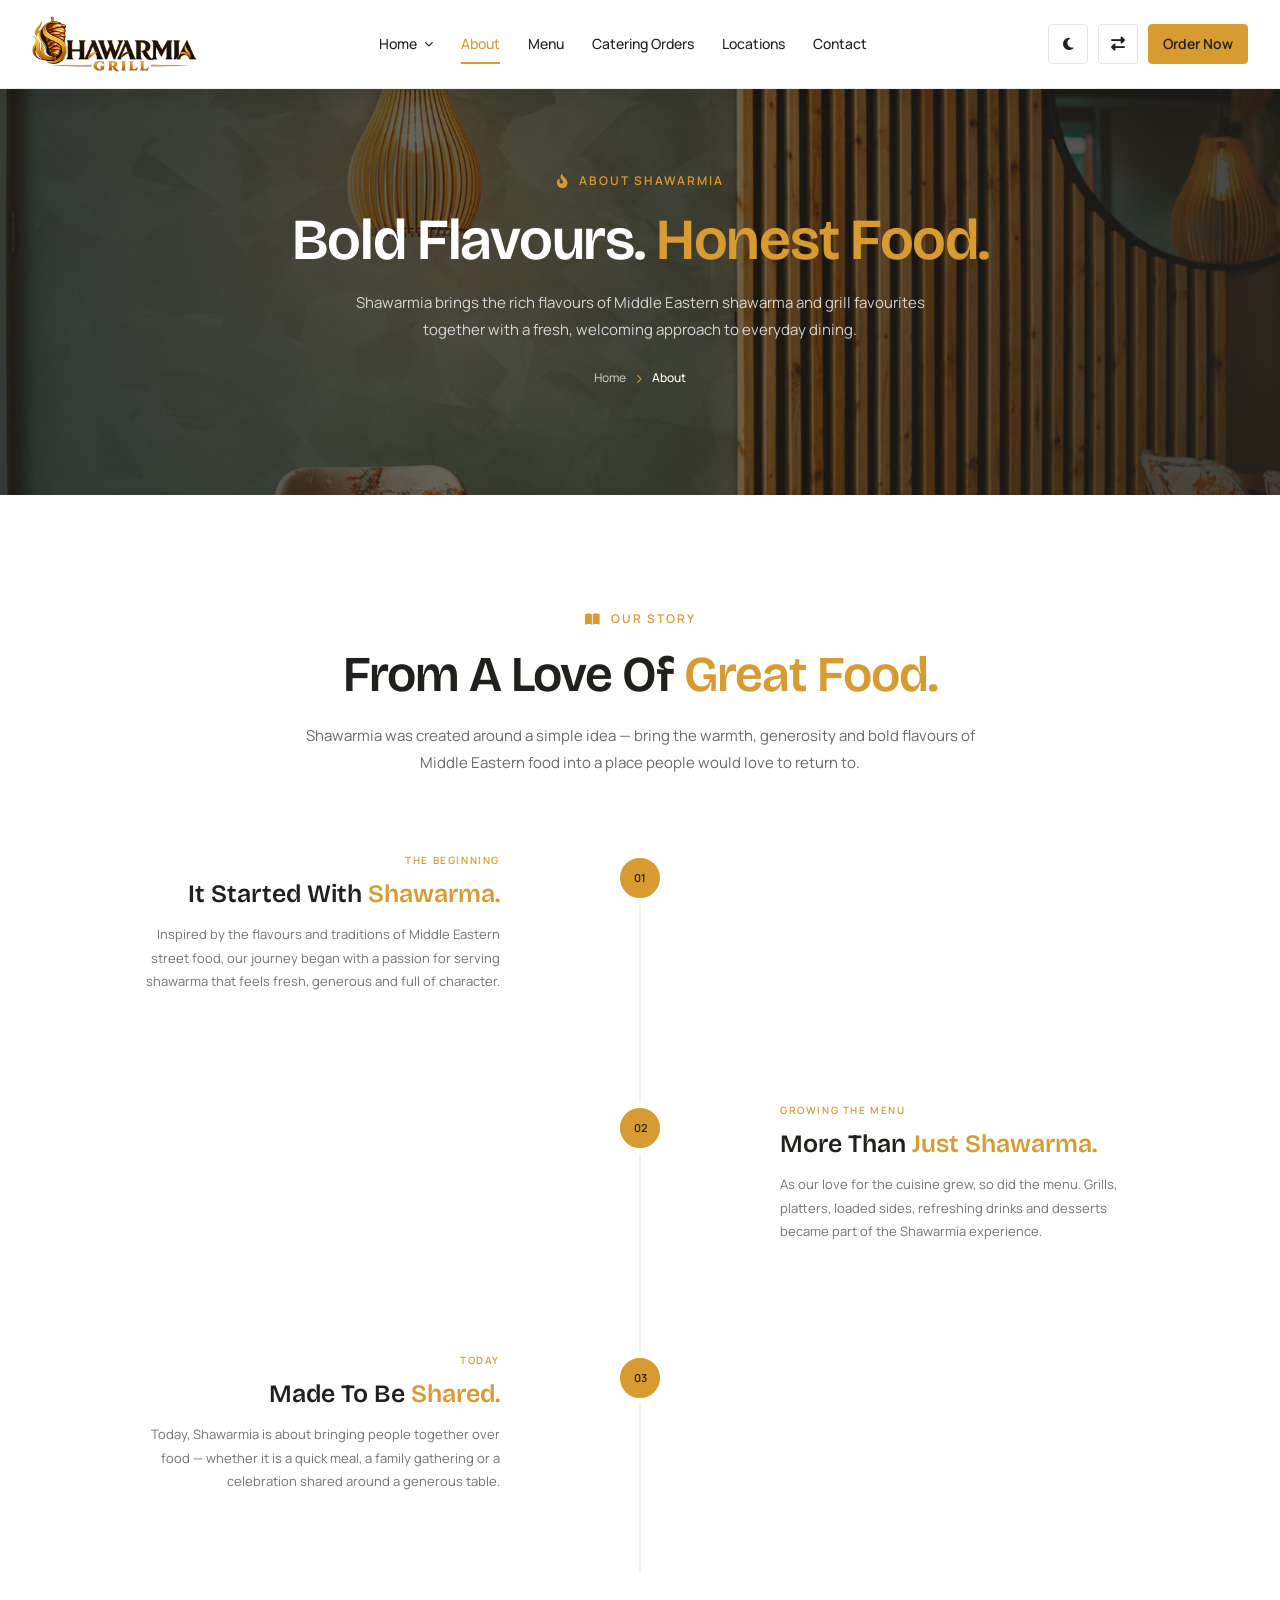
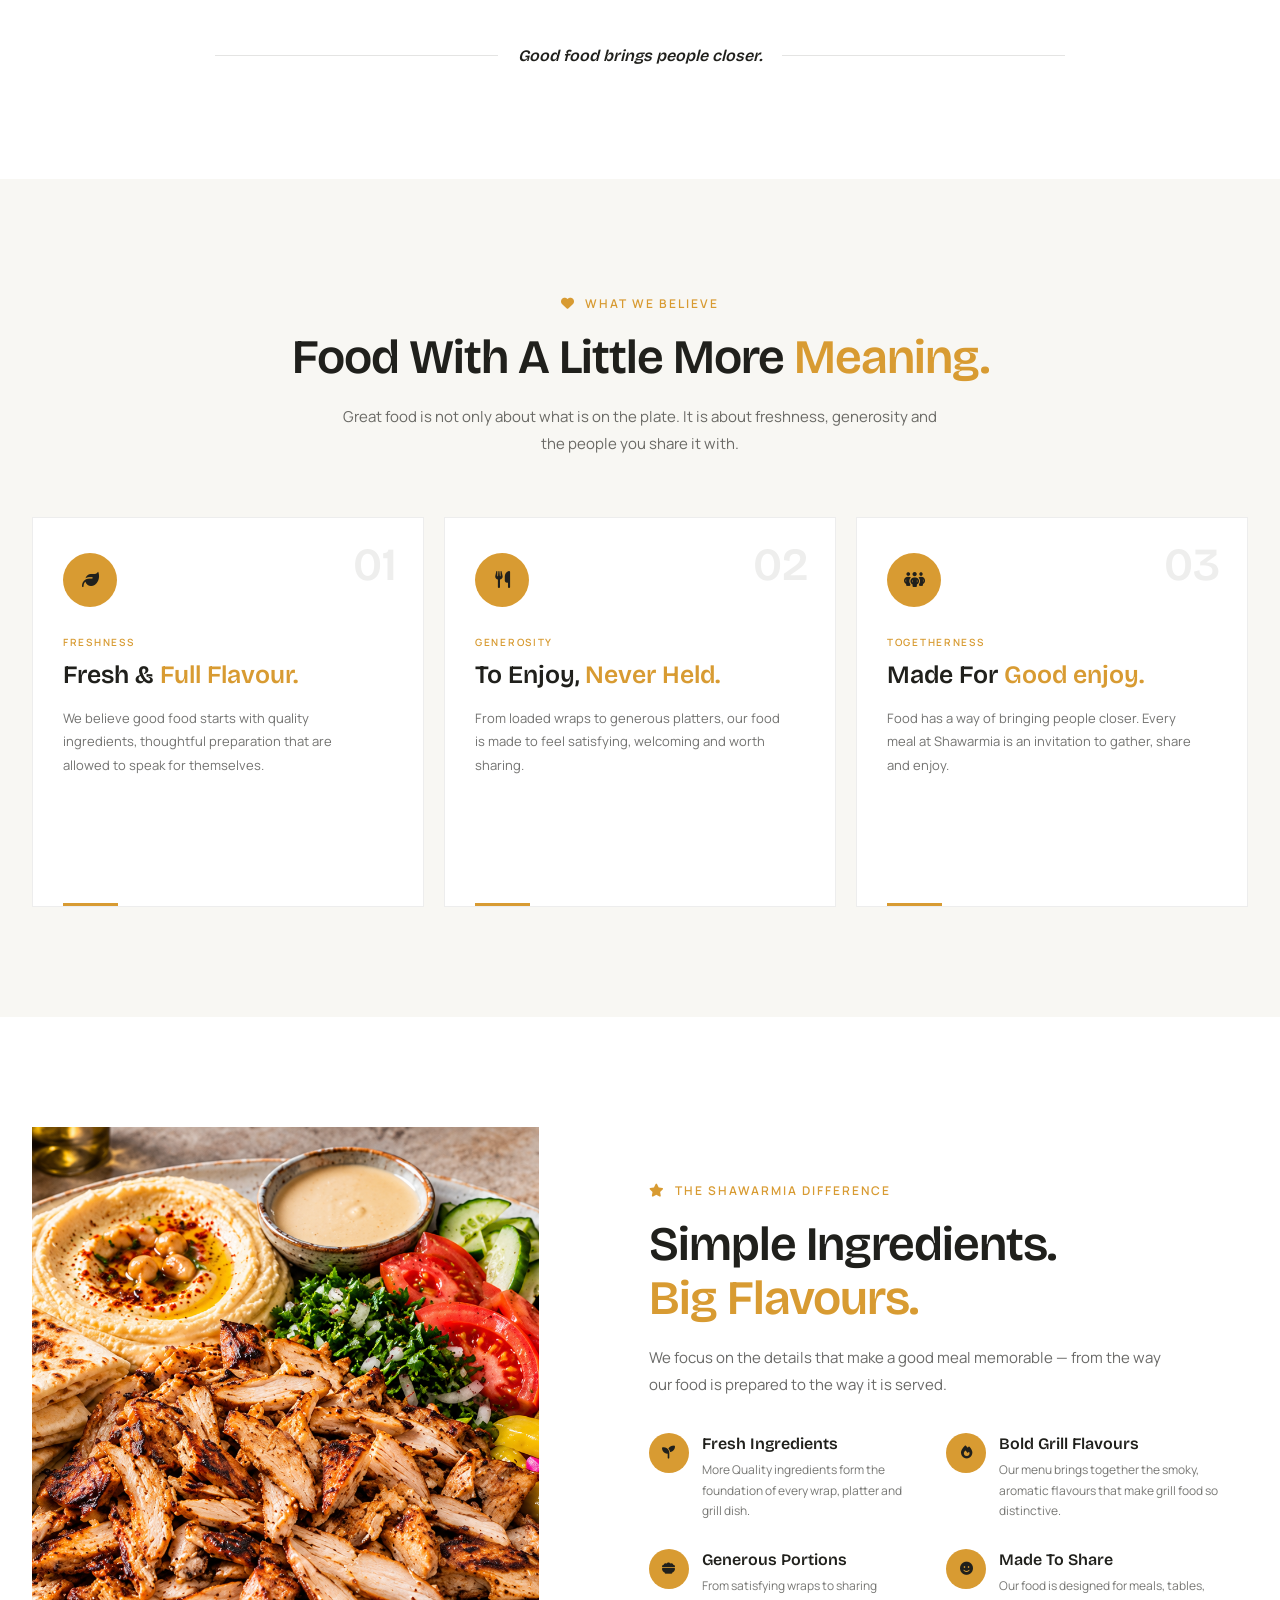
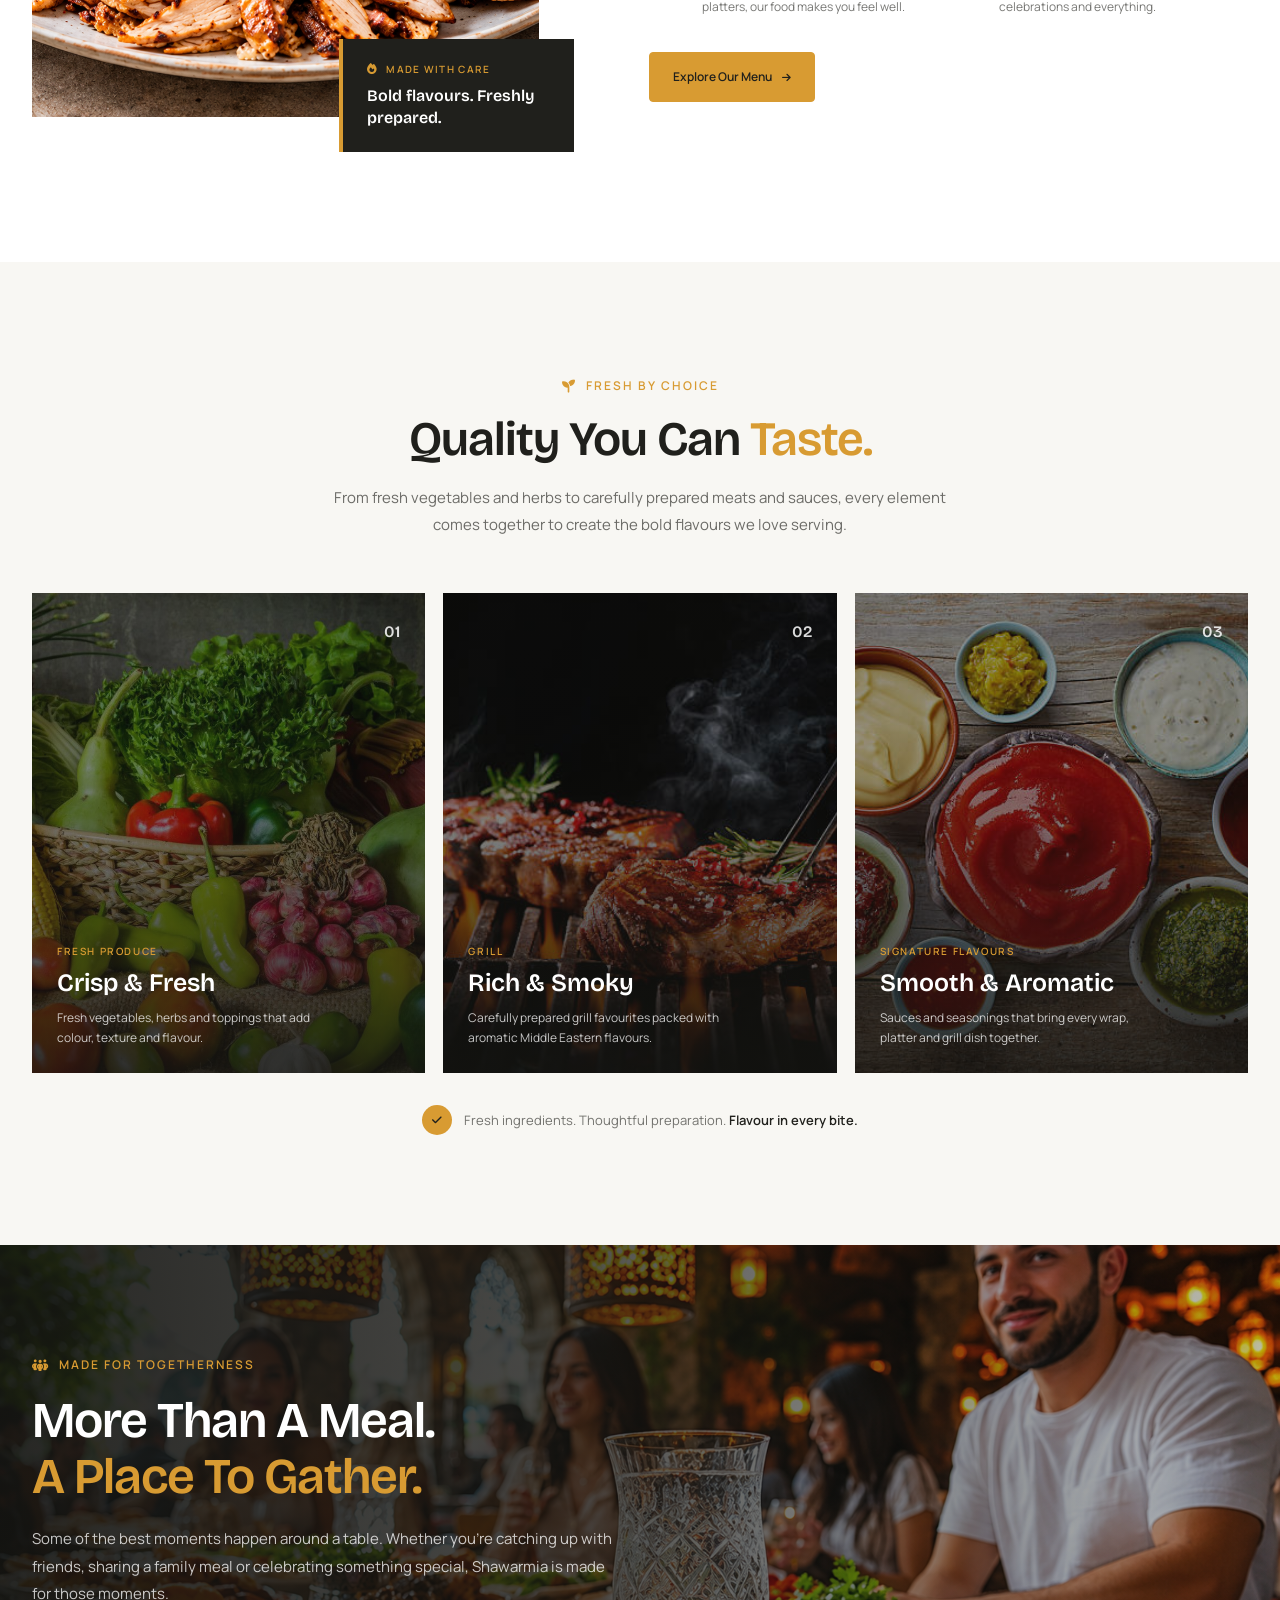
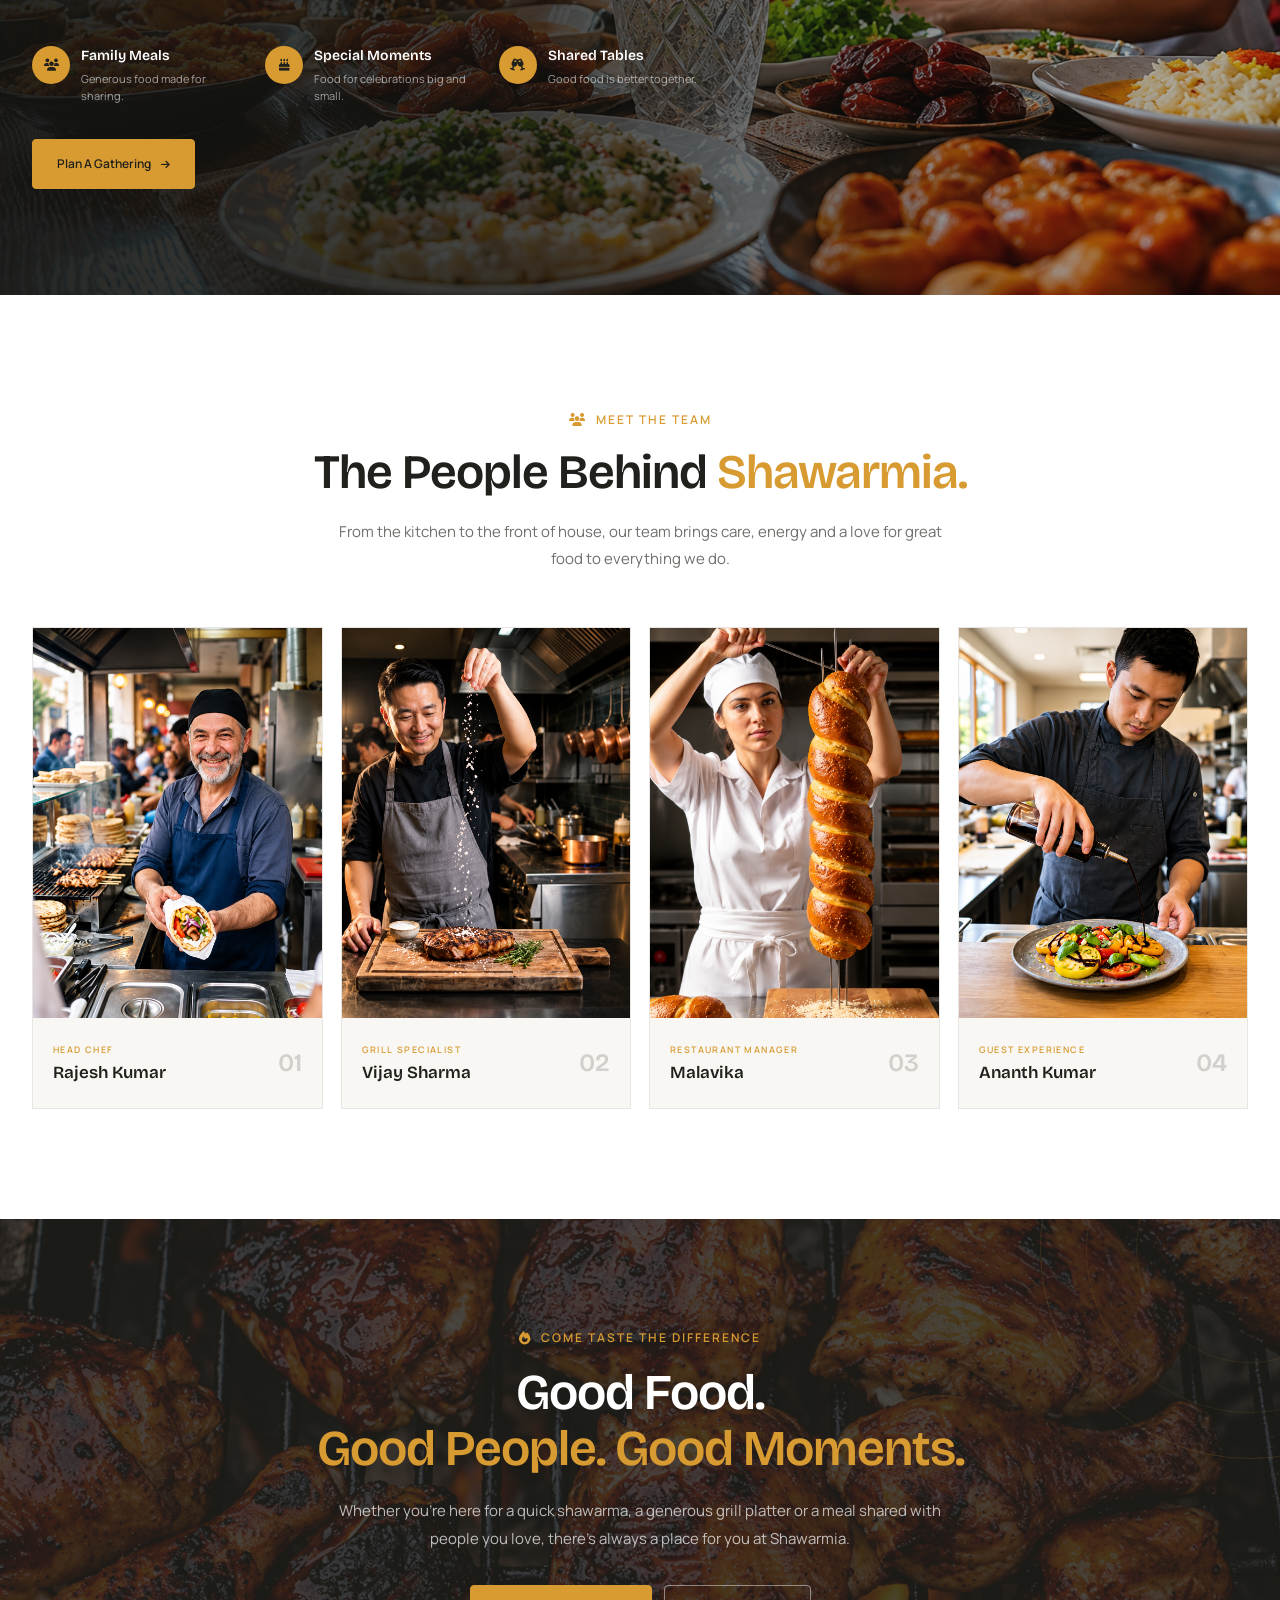
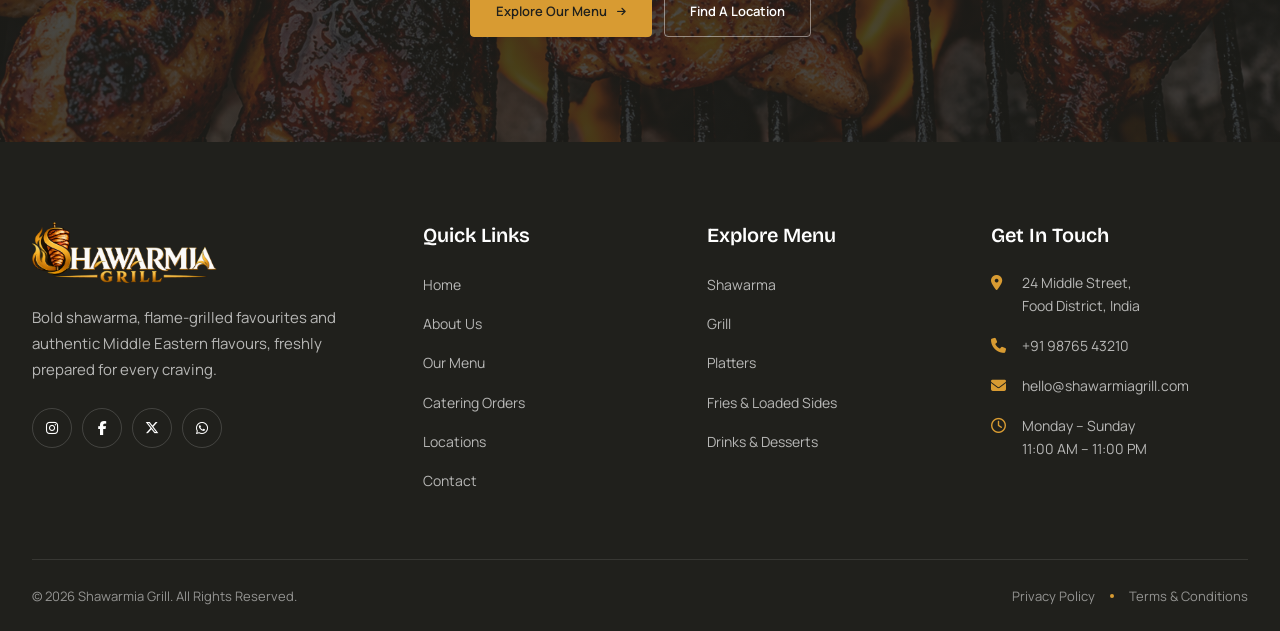
<file: about.html>
﻿<!DOCTYPE html>
<html lang="en-IN">

<head>
    <meta charset="UTF-8">
    <meta name="viewport" content="width=device-width, initial-scale=1.0">

    <title>Shawarmia Grill</title>

    <meta name="description"
        content="Shawarmia Grill serves flavorful Middle Eastern shawarma, flame-grilled dishes, platters, loaded sides, drinks and desserts.">

    <!-- Google Fonts -->
    <link rel="preconnect" href="https://fonts.googleapis.com">
    <link rel="preconnect" href="https://fonts.gstatic.com" crossorigin>

    <link rel="icon" type="image/png" href="images/favicon.png">

    <link
        href="https://fonts.googleapis.com/css2?family=Bricolage+Grotesque:opsz,wght@10..48,600&family=Manrope:wght@400;500;550&display=swap"
        rel="stylesheet">

    <!-- Font Awesome -->
    <link rel="stylesheet" href="https://cdnjs.cloudflare.com/ajax/libs/font-awesome/6.7.2/css/all.min.css">

    <!-- Main CSS -->
    <script src="js/theme-init.js"></script>
    <link rel="stylesheet" href="css/style.css">
</head>

<body>


    <!-- =========================
     HEADER
     ========================= -->
    <header class="site-header" id="siteHeader">
        <div class="container header-container">

            <!-- Logo -->
            <a href="index.html" class="site-logo" aria-label="Shawarmia Grill Home">
                <img src="images/logo.png" data-theme-light="images/logo.png" data-theme-dark="images/logo-light.png"
                    alt="Shawarmia Grill">
            </a>


            <!-- Desktop Navigation -->
            <nav class="main-navigation" id="mainNavigation">
                <ul class="nav-menu">

                    <!-- Home Dropdown -->
                    <li class="nav-item has-dropdown">
                        <a href="index.html" class="nav-link">
                            Home
                            <i class="fa-solid fa-chevron-down dropdown-icon"></i>
                        </a>

                        <ul class="dropdown-menu">
                            <li>
                                <a href="index.html" class="dropdown-link">
                                    Home 1
                                </a>
                            </li>

                            <li>
                                <a href="home-2.html" class="dropdown-link">
                                    Home 2
                                </a>
                            </li>
                        </ul>
                    </li>


                    <!-- About -->
                    <li class="nav-item active">
                        <a href="about.html" class="nav-link">
                            About
                        </a>
                    </li>


                    <!-- Menu -->
                    <li class="nav-item">
                        <a href="menu.html" class="nav-link">
                            Menu
                        </a>

                    </li>


                    <!-- Catering -->
                    <li class="nav-item">
                        <a href="catering.html" class="nav-link">
                            Catering Orders
                        </a>
                    </li>


                    <!-- Locations -->
                    <li class="nav-item">
                        <a href="locations.html" class="nav-link">
                            Locations
                        </a>
                    </li>


                    <!-- Contact -->
                    <li class="nav-item">
                        <a href="contact.html" class="nav-link">
                            Contact
                        </a>
                    </li>

                </ul>
            </nav>


            <!-- Desktop Right Actions -->
            <div class="header-actions">

                <!-- Dark Mode -->
                <button type="button" class="header-action-btn theme-toggle" id="themeToggle"
                    aria-label="Toggle dark mode" title="Toggle dark mode">
                    <i class="fa-solid fa-moon"></i>
                </button>


                <!-- RTL -->
                <button type="button" class="header-action-btn rtl-toggle" id="rtlToggle" aria-label="Toggle RTL mode"
                    title="Toggle RTL mode">
                    <i class="fa-solid fa-right-left"></i>
                </button>

                <!-- Login -->
                <a href="order.html" class="login-btn">
                    <span>Order Now</span>
                </a>

            </div>


            <!-- Mobile Menu Toggle -->
            <button type="button" class="mobile-menu-toggle" id="mobileMenuToggle" aria-label="Open navigation menu"
                aria-expanded="false">

                <span></span>
                <span></span>
                <span></span>

            </button>

        </div>


        <!-- Mobile Navigation -->
        <div class="mobile-navigation" id="mobileNavigation">

            <nav class="mobile-nav-inner">

                <ul class="mobile-nav-menu">

                    <!-- Home -->
                    <li class="mobile-nav-item mobile-has-dropdown">

                        <button type="button" class="mobile-nav-link mobile-dropdown-toggle">

                            <span>Home</span>
                            <i class="fa-solid fa-chevron-down"></i>

                        </button>

                        <ul class="mobile-dropdown-menu">

                            <li>
                                <a href="index.html" class="mobile-dropdown-link active">
                                    Home 1
                                </a>
                            </li>

                            <li>
                                <a href="home-2.html" class="mobile-dropdown-link">
                                    Home 2
                                </a>
                            </li>

                        </ul>

                    </li>


                    <!-- About -->
                    <li class="mobile-nav-item">
                        <a href="about.html" class="mobile-nav-link">
                            About
                        </a>
                    </li>


                    <!-- Menu -->
                    <li class="mobile-nav-item">

                        <a href="menu.html" class="mobile-nav-link">
                            Menu
                        </a>

                    </li>


                    <!-- Catering -->
                    <li class="mobile-nav-item">
                        <a href="catering.html" class="mobile-nav-link">
                            Catering Orders
                        </a>
                    </li>


                    <!-- Locations -->
                    <li class="mobile-nav-item">
                        <a href="locations.html" class="mobile-nav-link">
                            Locations
                        </a>
                    </li>


                    <!-- Contact -->
                    <li class="mobile-nav-item">
                        <a href="contact.html" class="mobile-nav-link">
                            Contact
                        </a>
                    </li>

                </ul>


                <!-- Mobile Actions -->
                <div class="mobile-header-actions">

                    <button type="button" class="mobile-action-btn theme-toggle" id="mobileThemeToggle">

                        <i class="fa-solid fa-moon"></i>
                        <span>Dark Mode</span>

                    </button>


                    <button type="button" class="mobile-action-btn rtl-toggle" id="mobileRtlToggle">

                        <i class="fa-solid fa-right-left"></i>
                        <span>RTL Mode</span>

                    </button>

                    <a href="order.html" class="mobile-login-btn">

                        <span>Order Now</span>

                    </a>

                </div>

            </nav>

        </div>

    </header>

    <section class="inner-page-hero about-page-hero">

        <div class="inner-page-hero-overlay"></div>

        <div class="container">
            <div class="inner-page-hero-content">

                <span class="inner-page-hero-eyebrow">
                    <i class="fa-solid fa-fire-flame-curved"></i>
                    ABOUT SHAWARMIA
                </span>

                <h1>
                    Bold Flavours. <span> Honest Food. </span>
                </h1>

                <p>
                    Shawarmia brings the rich flavours of Middle Eastern shawarma and grill favourites together with a
                    fresh, welcoming approach to everyday dining.
                </p>

                <div class="inner-page-hero-breadcrumb">
                    <a href="index.html">Home</a>
                    <i class="fa-solid fa-chevron-right"></i>
                    <span>About</span>
                </div>

            </div>
        </div>

    </section>

    <section class="about-story">

        <div class="container">

            <div class="about-story-header">

                <span class="about-story-eyebrow">
                    <i class="fa-solid fa-book-open"></i>
                    Our Story
                </span>

                <h2>
                    From A Love Of
                    <span>Great Food.</span>
                </h2>

                <p>
                    Shawarmia was created around a simple idea — bring the
                    warmth, generosity and bold flavours of Middle Eastern
                    food into a place people would love to return to.
                </p>

            </div>


            <div class="about-story-timeline">

                <!-- Story 01 -->

                <div class="about-story-item">

                    <div class="about-story-marker">
                        <span>01</span>
                    </div>

                    <div class="about-story-content">

                        <span class="about-story-label">
                            The Beginning
                        </span>

                        <h3>
                            It Started With
                            <span>Shawarma.</span>
                        </h3>

                        <p>
                            Inspired by the flavours and traditions of
                            Middle Eastern street food, our journey began
                            with a passion for serving shawarma that feels
                            fresh, generous and full of character.
                        </p>

                    </div>

                </div>


                <!-- Story 02 -->

                <div class="about-story-item">

                    <div class="about-story-marker">
                        <span>02</span>
                    </div>

                    <div class="about-story-content">

                        <span class="about-story-label">
                            Growing The Menu
                        </span>

                        <h3>
                            More Than
                            <span>Just Shawarma.</span>
                        </h3>

                        <p>
                            As our love for the cuisine grew, so did the
                            menu. Grills, platters, loaded sides, refreshing
                            drinks and desserts became part of the Shawarmia
                            experience.
                        </p>

                    </div>

                </div>


                <!-- Story 03 -->

                <div class="about-story-item">

                    <div class="about-story-marker">
                        <span>03</span>
                    </div>

                    <div class="about-story-content">

                        <span class="about-story-label">
                            Today
                        </span>

                        <h3>
                            Made To Be
                            <span>Shared.</span>
                        </h3>

                        <p>
                            Today, Shawarmia is about bringing people
                            together over food — whether it is a quick
                            meal, a family gathering or a celebration
                            shared around a generous table.
                        </p>

                    </div>

                </div>

            </div>


            <div class="about-story-bottom">

                <div class="about-story-bottom-line"></div>

                <p>
                    Good food brings people closer.
                </p>

                <div class="about-story-bottom-line"></div>

            </div>

        </div>

    </section>

    <section class="about-philosophy">

        <div class="container">

            <div class="about-philosophy-heading">

                <span class="about-philosophy-eyebrow">
                    <i class="fa-solid fa-heart"></i>
                    What We Believe
                </span>

                <h2>
                    Food With A Little More
                    <span>Meaning.</span>
                </h2>

                <p>
                    Great food is not only about what is on the plate.
                    It is about freshness, generosity and the people
                    you share it with.
                </p>

            </div>


            <div class="about-philosophy-grid">

                <!-- Freshness -->

                <article class="about-philosophy-card">

                    <div class="about-philosophy-number">
                        01
                    </div>

                    <div class="about-philosophy-icon">
                        <i class="fa-solid fa-leaf"></i>
                    </div>

                    <span class="about-philosophy-label">
                        Freshness
                    </span>

                    <h3>
                        Fresh &
                        <span>Full Flavour.</span>
                    </h3>

                    <p>
                        We believe good food starts with quality ingredients,
                        thoughtful preparation that are allowed
                        to speak for themselves.
                    </p>

                    <div class="about-philosophy-line"></div>

                </article>


                <!-- Generosity -->

                <article class="about-philosophy-card">

                    <div class="about-philosophy-number">
                        02
                    </div>

                    <div class="about-philosophy-icon">
                        <i class="fa-solid fa-utensils"></i>
                    </div>

                    <span class="about-philosophy-label">
                        Generosity
                    </span>

                    <h3>
                        To Enjoy,
                        <span>Never Held.</span>
                    </h3>

                    <p>
                        From loaded wraps to generous platters, our food is
                        made to feel satisfying, welcoming and worth sharing.
                    </p>

                    <div class="about-philosophy-line"></div>

                </article>


                <!-- Togetherness -->

                <article class="about-philosophy-card">

                    <div class="about-philosophy-number">
                        03
                    </div>

                    <div class="about-philosophy-icon">
                        <i class="fa-solid fa-people-group"></i>
                    </div>

                    <span class="about-philosophy-label">
                        Togetherness
                    </span>

                    <h3>
                        Made For
                        <span>Good enjoy.</span>
                    </h3>

                    <p>
                        Food has a way of bringing people closer. Every meal
                        at Shawarmia is an invitation to gather, share and enjoy.
                    </p>

                    <div class="about-philosophy-line"></div>

                </article>

            </div>

        </div>

    </section>

    <section class="about-difference">

        <div class="container">

            <div class="about-difference-wrapper">

                <!-- Image Side -->

                <div class="about-difference-visual">

                    <div class="about-difference-image">
                        <img src="images/Fresh Shawarma and Middle Eastern grill food.jpg"
                            alt="Fresh Shawarma and Middle Eastern grill food">
                    </div>

                    <div class="about-difference-image-caption">

                        <span>
                            <i class="fa-solid fa-fire"></i>
                            Made With Care
                        </span>

                        <strong>
                            Bold flavours. Freshly prepared.
                        </strong>

                    </div>

                </div>


                <!-- Content Side -->

                <div class="about-difference-content">

                    <span class="about-difference-eyebrow">
                        <i class="fa-solid fa-star"></i>
                        The Shawarmia Difference
                    </span>

                    <h2>
                        Simple Ingredients.
                        <span>Big Flavours.</span>
                    </h2>

                    <p class="about-difference-intro">
                        We focus on the details that make a good meal
                        memorable — from the way our food is prepared
                        to the way it is served.
                    </p>


                    <div class="about-difference-points">

                        <!-- Point 01 -->

                        <div class="about-difference-point">

                            <div class="about-difference-point-icon">
                                <i class="fa-solid fa-seedling"></i>
                            </div>

                            <div class="about-difference-point-content">

                                <h3>Fresh Ingredients</h3>

                                <p>
                                    More Quality ingredients form the foundation
                                    of every wrap, platter and grill dish.
                                </p>

                            </div>

                        </div>


                        <!-- Point 02 -->

                        <div class="about-difference-point">

                            <div class="about-difference-point-icon">
                                <i class="fa-solid fa-fire"></i>
                            </div>

                            <div class="about-difference-point-content">

                                <h3>Bold Grill Flavours</h3>

                                <p>
                                    Our menu brings together the smoky,
                                    aromatic flavours that make grill food so distinctive.
                                </p>

                            </div>

                        </div>


                        <!-- Point 03 -->

                        <div class="about-difference-point">

                            <div class="about-difference-point-icon">
                                <i class="fa-solid fa-bowl-food"></i>
                            </div>

                            <div class="about-difference-point-content">

                                <h3>Generous Portions</h3>

                                <p>
                                    From satisfying wraps to sharing
                                    platters, our food makes
                                    you feel well.
                                </p>

                            </div>

                        </div>


                        <!-- Point 04 -->

                        <div class="about-difference-point">

                            <div class="about-difference-point-icon">
                                <i class="fa-solid fa-face-smile"></i>
                            </div>

                            <div class="about-difference-point-content">

                                <h3>Made To Share</h3>

                                <p>
                                    Our food is designed for meals, tables, celebrations and
                                    everything.
                                </p>

                            </div>

                        </div>

                    </div>


                    <a href="menu.html" class="about-difference-btn">

                        Explore Our Menu

                        <i class="fa-solid fa-arrow-right"></i>

                    </a>

                </div>

            </div>

        </div>

    </section>

    <!-- =========================================
     FRESH INGREDIENTS SECTION
========================================= -->

    <section class="about-ingredients">

        <div class="container">

            <div class="about-ingredients-heading">

                <span class="about-ingredients-eyebrow">
                    <i class="fa-solid fa-seedling"></i>
                    Fresh By Choice
                </span>

                <h2>
                    Quality You Can
                    <span>Taste.</span>
                </h2>

                <p>
                    From fresh vegetables and herbs to carefully prepared
                    meats and sauces, every element comes together to create
                    the bold flavours we love serving.
                </p>

            </div>


            <div class="about-ingredients-showcase">

                <!-- Ingredient 01 -->

                <article class="about-ingredient-card">

                    <div class="about-ingredient-image">
                        <img src="images/b15.jpg" alt="Fresh vegetables and herbs">
                    </div>

                    <div class="about-ingredient-overlay">

                        <span class="about-ingredient-number">
                            01
                        </span>

                        <div class="about-ingredient-content">

                            <span class="about-ingredient-label">
                                Fresh Produce
                            </span>

                            <h3>
                                Crisp & Fresh
                            </h3>

                            <p>
                                Fresh vegetables, herbs and toppings
                                that add colour, texture and flavour.
                            </p>

                        </div>

                    </div>

                </article>


                <!-- Ingredient 02 -->

                <article class="about-ingredient-card">

                    <div class="about-ingredient-image">
                        <img src="images/b16.jpg" alt="Freshly grilled meat">
                    </div>

                    <div class="about-ingredient-overlay">

                        <span class="about-ingredient-number">
                            02
                        </span>

                        <div class="about-ingredient-content">

                            <span class="about-ingredient-label">
                                Grill
                            </span>

                            <h3>
                                Rich & Smoky
                            </h3>

                            <p>
                                Carefully prepared grill favourites
                                packed with aromatic Middle Eastern flavours.
                            </p>

                        </div>

                    </div>

                </article>


                <!-- Ingredient 03 -->

                <article class="about-ingredient-card">

                    <div class="about-ingredient-image">
                        <img src="images/b17.jpg" alt="Signature sauce">
                    </div>

                    <div class="about-ingredient-overlay">

                        <span class="about-ingredient-number">
                            03
                        </span>

                        <div class="about-ingredient-content">

                            <span class="about-ingredient-label">
                                Signature Flavours
                            </span>

                            <h3>
                                Smooth & Aromatic
                            </h3>

                            <p>
                                Sauces and seasonings that bring every
                                wrap, platter and grill dish together.
                            </p>

                        </div>

                    </div>

                </article>

            </div>


            <div class="about-ingredients-footer">

                <div class="about-ingredients-footer-icon">
                    <i class="fa-solid fa-check"></i>
                </div>

                <p>
                    Fresh ingredients. Thoughtful preparation.
                    <strong>Flavour in every bite.</strong>
                </p>

            </div>

        </div>

    </section>


    <!-- =========================================
     COMMUNITY & GATHERINGS
========================================= -->

    <section class="about-community">

        <div class="about-community-image">

            <img src="images/b22.jpg" alt="Friends and family enjoying a Middle Eastern meal">

        </div>

        <div class="about-community-overlay"></div>

        <div class="container">

            <div class="about-community-content">

                <span class="about-community-eyebrow">
                    <i class="fa-solid fa-people-group"></i>
                    Made For Togetherness
                </span>

                <h2>
                    More Than A Meal.
                    <span>A Place To Gather.</span>
                </h2>

                <p>
                    Some of the best moments happen around a table.
                    Whether you're catching up with friends, sharing a
                    family meal or celebrating something special, Shawarmia
                    is made for those moments.
                </p>


                <div class="about-community-highlights">

                    <div class="about-community-highlight">

                        <div class="about-community-highlight-icon">
                            <i class="fa-solid fa-users"></i>
                        </div>

                        <div>
                            <h3>Family Meals</h3>

                            <p>
                                Generous food made for sharing.
                            </p>
                        </div>

                    </div>


                    <div class="about-community-highlight">

                        <div class="about-community-highlight-icon">
                            <i class="fa-solid fa-cake-candles"></i>
                        </div>

                        <div>
                            <h3>Special Moments</h3>

                            <p>
                                Food for celebrations big and small.
                            </p>
                        </div>

                    </div>


                    <div class="about-community-highlight">

                        <div class="about-community-highlight-icon">
                            <i class="fa-solid fa-champagne-glasses"></i>
                        </div>

                        <div>
                            <h3>Shared Tables</h3>

                            <p>
                                Good food is better together.
                            </p>
                        </div>

                    </div>

                </div>


                <a href="catering-orders.html" class="about-community-btn">

                    Plan A Gathering

                    <i class="fa-solid fa-arrow-right"></i>

                </a>

            </div>

        </div>

    </section>

    <!-- =========================================
     TEAM SECTION
========================================= -->

    <section class="about-team">

        <div class="container">

            <div class="about-team-heading">

                <span class="about-team-eyebrow">
                    <i class="fa-solid fa-users"></i>
                    Meet The Team
                </span>

                <h2>
                    The People Behind
                    <span>Shawarmia.</span>
                </h2>

                <p>
                    From the kitchen to the front of house, our team brings
                    care, energy and a love for great food to everything we do.
                </p>

            </div>


            <div class="about-team-grid">

                <!-- Team Member 01 -->

                <article class="about-team-card">

                    <div class="about-team-image">

                        <img src="images/b18.jpg" alt="Shawarmia team member">

                        <div class="about-team-image-overlay">

                            <span>
                                <i class="fa-solid fa-fire"></i>
                                Shawarmia Team
                            </span>

                        </div>

                    </div>

                    <div class="about-team-info">

                        <div>
                            <span class="about-team-role">
                                Head Chef
                            </span>

                            <h3>
                                Rajesh Kumar
                            </h3>
                        </div>

                        <span class="about-team-number">
                            01
                        </span>

                    </div>

                </article>


                <!-- Team Member 02 -->

                <article class="about-team-card">

                    <div class="about-team-image">

                        <img src="images/b21.jpg" alt="Shawarmia team member">

                        <div class="about-team-image-overlay">

                            <span>
                                <i class="fa-solid fa-fire"></i>
                                Shawarmia Team
                            </span>

                        </div>

                    </div>

                    <div class="about-team-info">

                        <div>
                            <span class="about-team-role">
                                Grill Specialist
                            </span>

                            <h3>
                                Vijay Sharma
                            </h3>
                        </div>

                        <span class="about-team-number">
                            02
                        </span>

                    </div>

                </article>


                <!-- Team Member 03 -->

                <article class="about-team-card">

                    <div class="about-team-image">

                        <img src="images/b19.jpg" alt="Shawarmia team member">

                        <div class="about-team-image-overlay">

                            <span>
                                <i class="fa-solid fa-fire"></i>
                                Shawarmia Team
                            </span>

                        </div>

                    </div>

                    <div class="about-team-info">

                        <div>
                            <span class="about-team-role">
                                Restaurant Manager
                            </span>

                            <h3>
                                Malavika
                            </h3>
                        </div>

                        <span class="about-team-number">
                            03
                        </span>

                    </div>

                </article>


                <!-- Team Member 04 -->

                <article class="about-team-card">

                    <div class="about-team-image">

                        <img src="images/b20.jpg" alt="Shawarmia team member">

                        <div class="about-team-image-overlay">

                            <span>
                                <i class="fa-solid fa-fire"></i>
                                Shawarmia Team
                            </span>

                        </div>

                    </div>

                    <div class="about-team-info">

                        <div>
                            <span class="about-team-role">
                                Guest Experience
                            </span>

                            <h3>
                                Ananth Kumar
                            </h3>
                        </div>

                        <span class="about-team-number">
                            04
                        </span>

                    </div>

                </article>

            </div>

        </div>

    </section>


    <!-- =========================================
     ABOUT FINAL CTA
========================================= -->

    <section class="about-final-cta">

        <div class="about-final-cta-pattern"></div>

        <div class="container">

            <div class="about-final-cta-content">

                <span class="about-final-cta-eyebrow">
                    <i class="fa-solid fa-fire"></i>
                    Come Taste The Difference
                </span>

                <h2>
                    Good Food.
                    <span>Good People. Good Moments.</span>
                </h2>

                <p>
                    Whether you're here for a quick shawarma, a generous
                    grill platter or a meal shared with people you love,
                    there's always a place for you at Shawarmia.
                </p>


                <div class="about-final-cta-actions">

                    <a href="menu.html" class="about-final-cta-primary">

                        Explore Our Menu

                        <i class="fa-solid fa-arrow-right"></i>

                    </a>


                    <a href="locations.html" class="about-final-cta-secondary">

                        Find A Location

                    </a>

                </div>

            </div>

        </div>

    </section>

    <!-- =========================================================
     FOOTER
     ========================================================= -->
    <footer class="site-footer">

        <div class="container">

            <div class="footer-main">

                <!-- Brand -->
                <div class="footer-brand">

                    <a href="index.html" class="footer-logo">
                        <img src="images/logo-light.png" alt="Shawarmia Grill">
                    </a>

                    <p class="footer-description">
                        Bold shawarma, flame-grilled favourites and authentic
                        Middle Eastern flavours, freshly prepared for every craving.
                    </p>

                    <div class="footer-socials">

                        <a href="#" class="footer-social" aria-label="Instagram">
                            <i class="fa-brands fa-instagram"></i>
                        </a>

                        <a href="#" class="footer-social" aria-label="Facebook">
                            <i class="fa-brands fa-facebook-f"></i>
                        </a>

                        <a href="#" class="footer-social" aria-label="X">
                            <i class="fa-brands fa-x-twitter"></i>
                        </a>

                        <a href="#" class="footer-social" aria-label="WhatsApp">
                            <i class="fa-brands fa-whatsapp"></i>
                        </a>

                    </div>

                </div>


                <!-- Quick Links -->
                <div class="footer-column">

                    <h3 class="footer-title">Quick Links</h3>

                    <ul class="footer-links">

                        <li>
                            <a href="index.html">Home</a>
                        </li>

                        <li>
                            <a href="about.html">About Us</a>
                        </li>

                        <li>
                            <a href="menu.html">Our Menu</a>
                        </li>

                        <li>
                            <a href="catering.html">Catering Orders</a>
                        </li>

                        <li>
                            <a href="locations.html">Locations</a>
                        </li>

                        <li>
                            <a href="contact.html">Contact</a>
                        </li>

                    </ul>

                </div>


                <!-- Menu -->
                <div class="footer-column">

                    <h3 class="footer-title">Explore Menu</h3>

                    <ul class="footer-links">

                        <li>
                            <a href="menu.html#shawarma">Shawarma</a>
                        </li>

                        <li>
                            <a href="menu.html#grill">Grill</a>
                        </li>

                        <li>
                            <a href="menu.html#platters">Platters</a>
                        </li>

                        <li>
                            <a href="menu.html#loaded-sides">
                                Fries &amp; Loaded Sides
                            </a>
                        </li>

                        <li>
                            <a href="menu.html#drinks-desserts">
                                Drinks &amp; Desserts
                            </a>
                        </li>

                    </ul>

                </div>


                <!-- Contact -->
                <div class="footer-column footer-contact">

                    <h3 class="footer-title">Get In Touch</h3>

                    <div class="footer-contact-item">

                        <i class="fa-solid fa-location-dot"></i>

                        <p>
                            24 Middle Street,<br>
                            Food District, India
                        </p>

                    </div>

                    <div class="footer-contact-item">

                        <i class="fa-solid fa-phone"></i>

                        <a href="tel:+919876543210">
                            +91 98765 43210
                        </a>

                    </div>

                    <div class="footer-contact-item">

                        <i class="fa-solid fa-envelope"></i>

                        <a href="mailto:hello@shawarmiagrill.com">
                            hello@shawarmiagrill.com
                        </a>

                    </div>

                    <div class="footer-contact-item">

                        <i class="fa-regular fa-clock"></i>

                        <p>
                            Monday – Sunday<br>
                            11:00 AM – 11:00 PM
                        </p>

                    </div>

                </div>

            </div>


            <!-- Footer Bottom -->

            <div class="footer-bottom">

                <p>
                    © 2026 Shawarmia Grill. All Rights Reserved.
                </p>

                <div class="footer-bottom-links">

                    <a href="#">Privacy Policy</a>

                    <span></span>

                    <a href="#">Terms &amp; Conditions</a>

                </div>

            </div>

        </div>

    </footer>

    <!-- Scroll To Top -->
    <button class="scroll-top-btn" id="scrollTopBtn" type="button" aria-label="Scroll to top">
        <i class="fa-solid fa-arrow-up"></i>
    </button>

    <!-- Main JS -->
    <script src="js/main.js"></script>

</body>

</html>
</file>
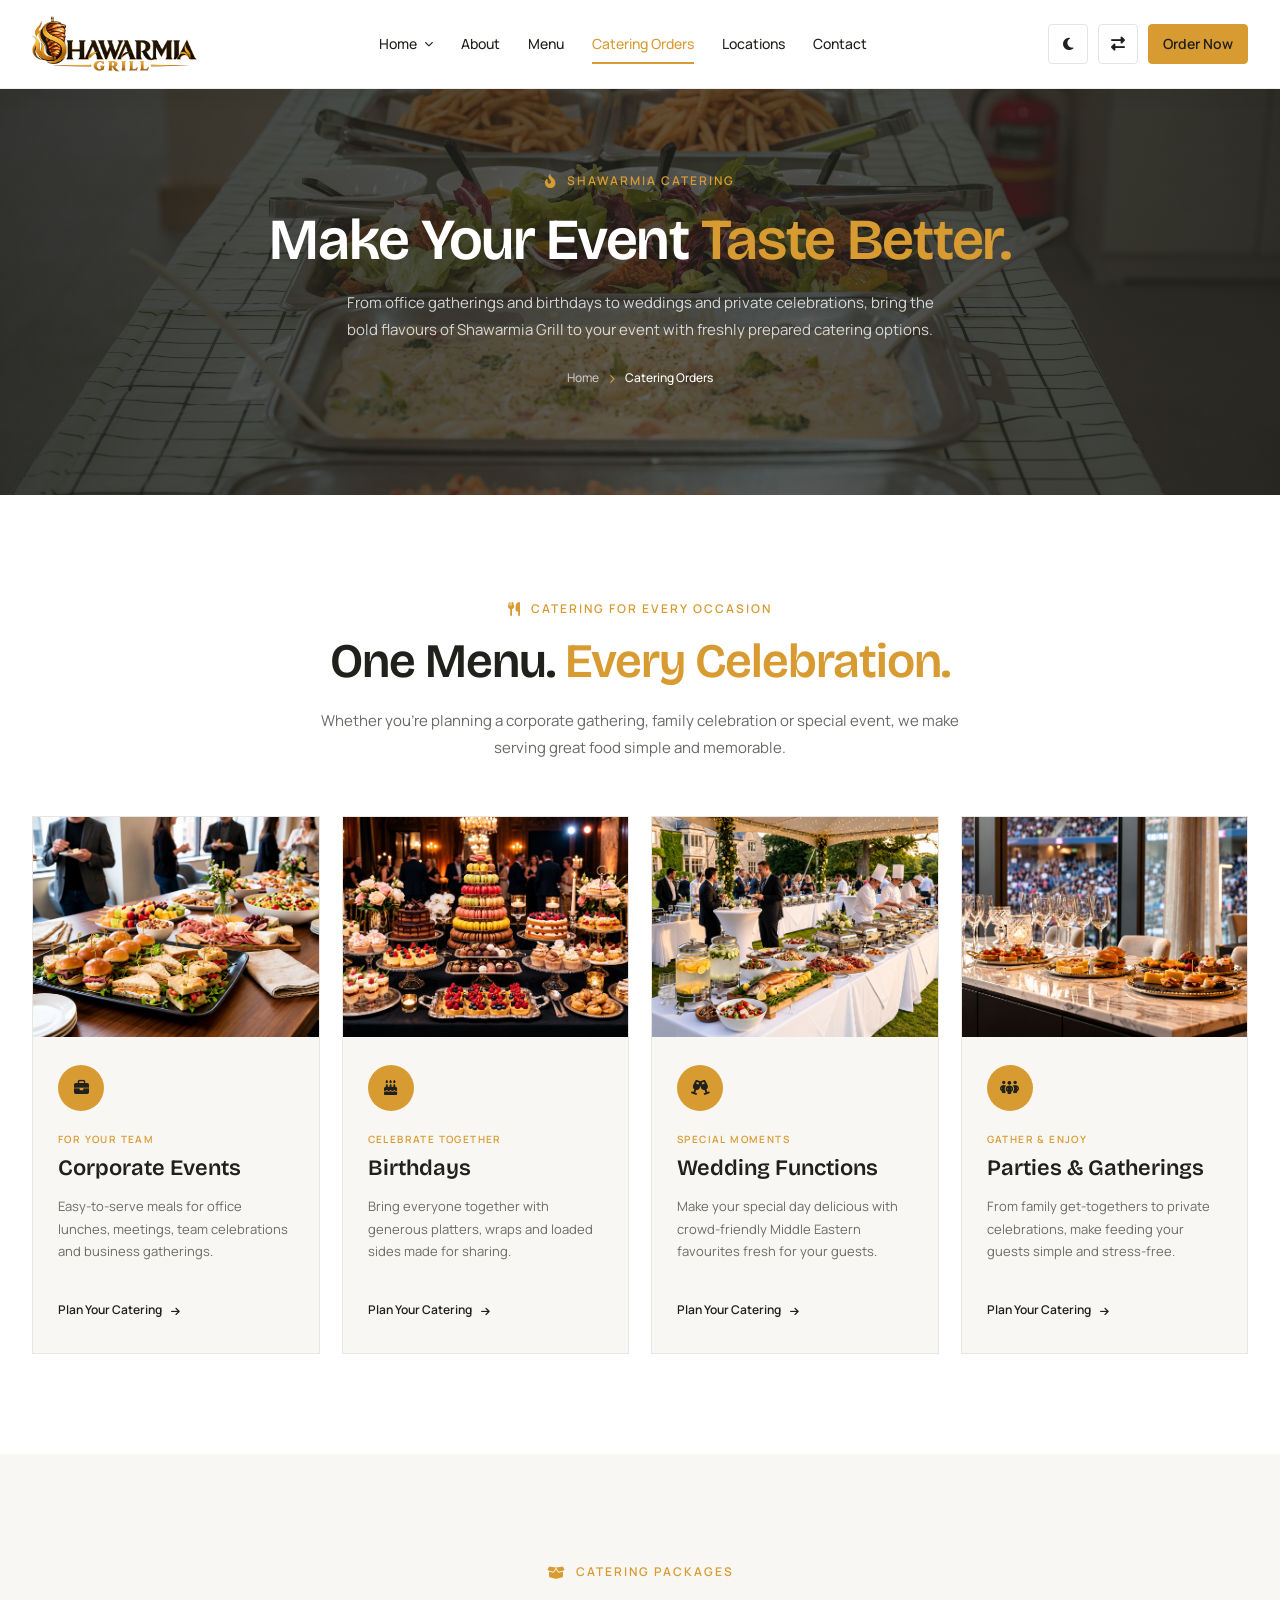
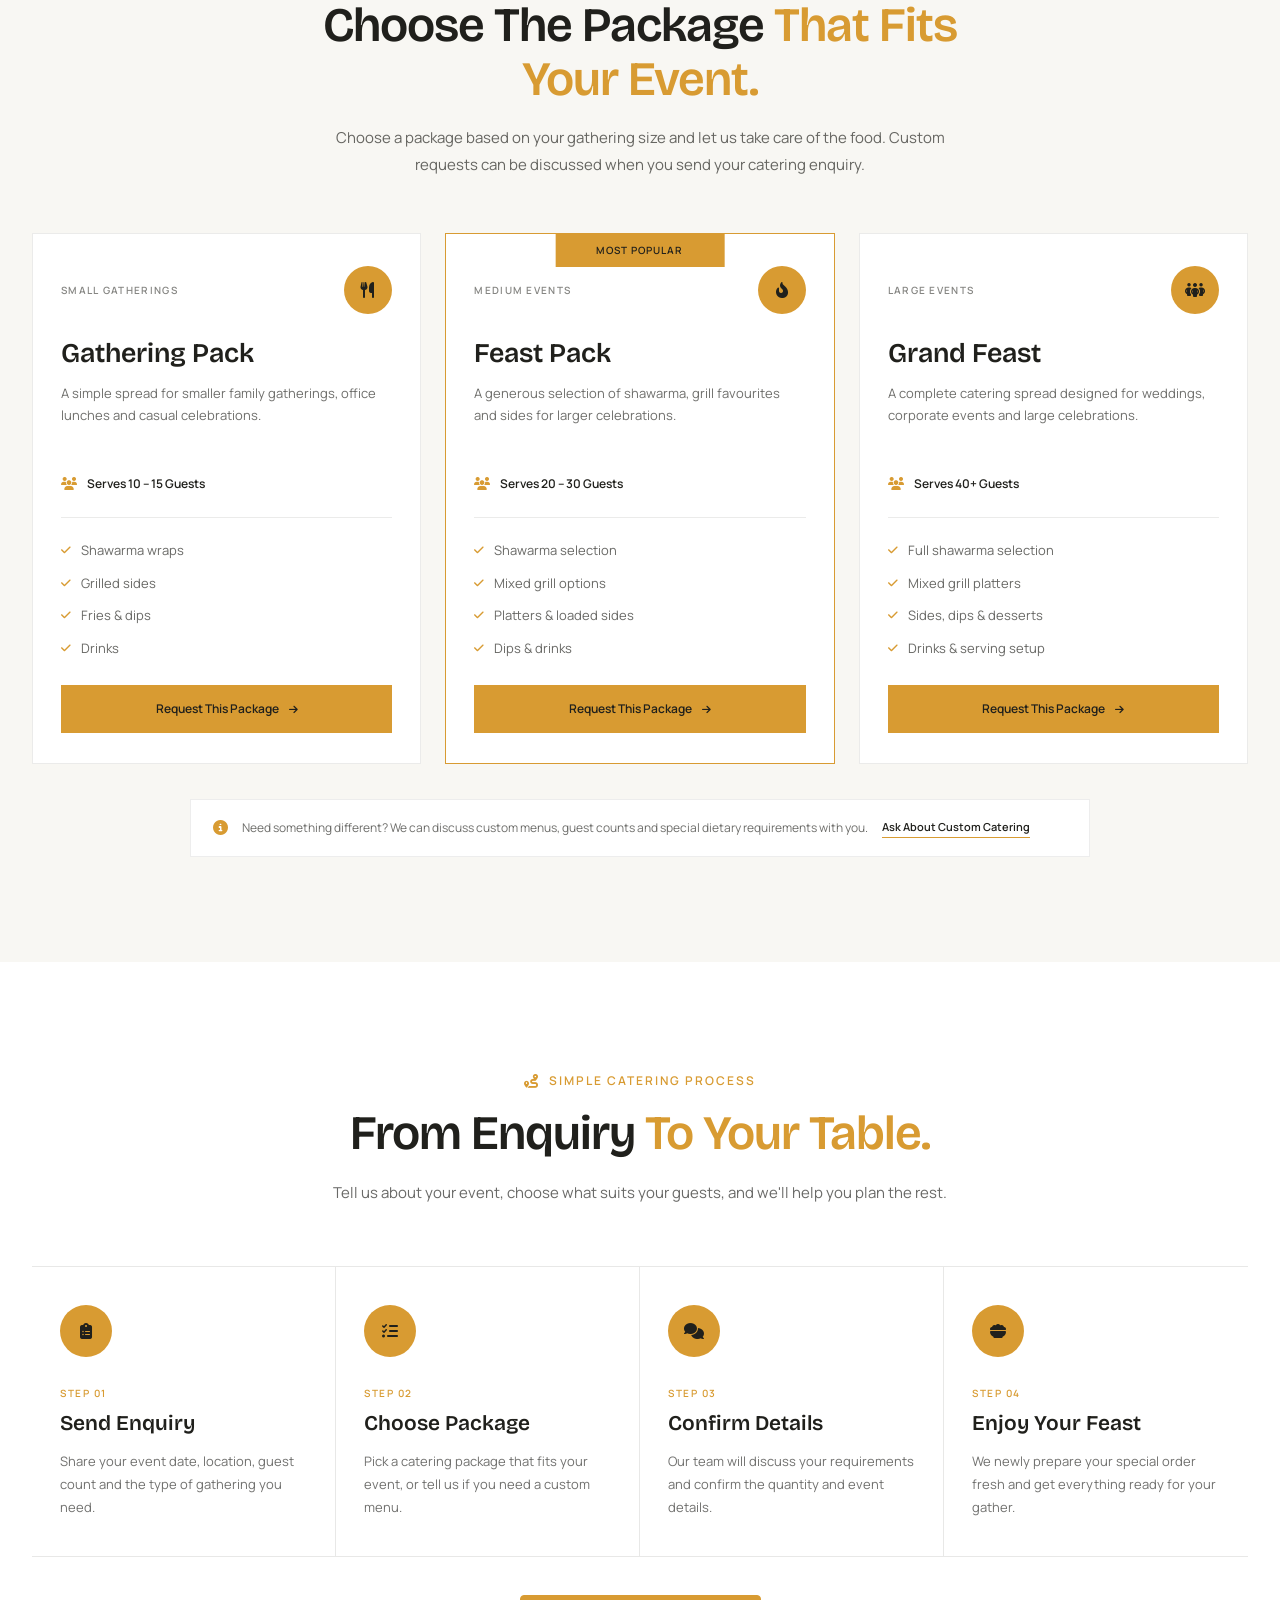
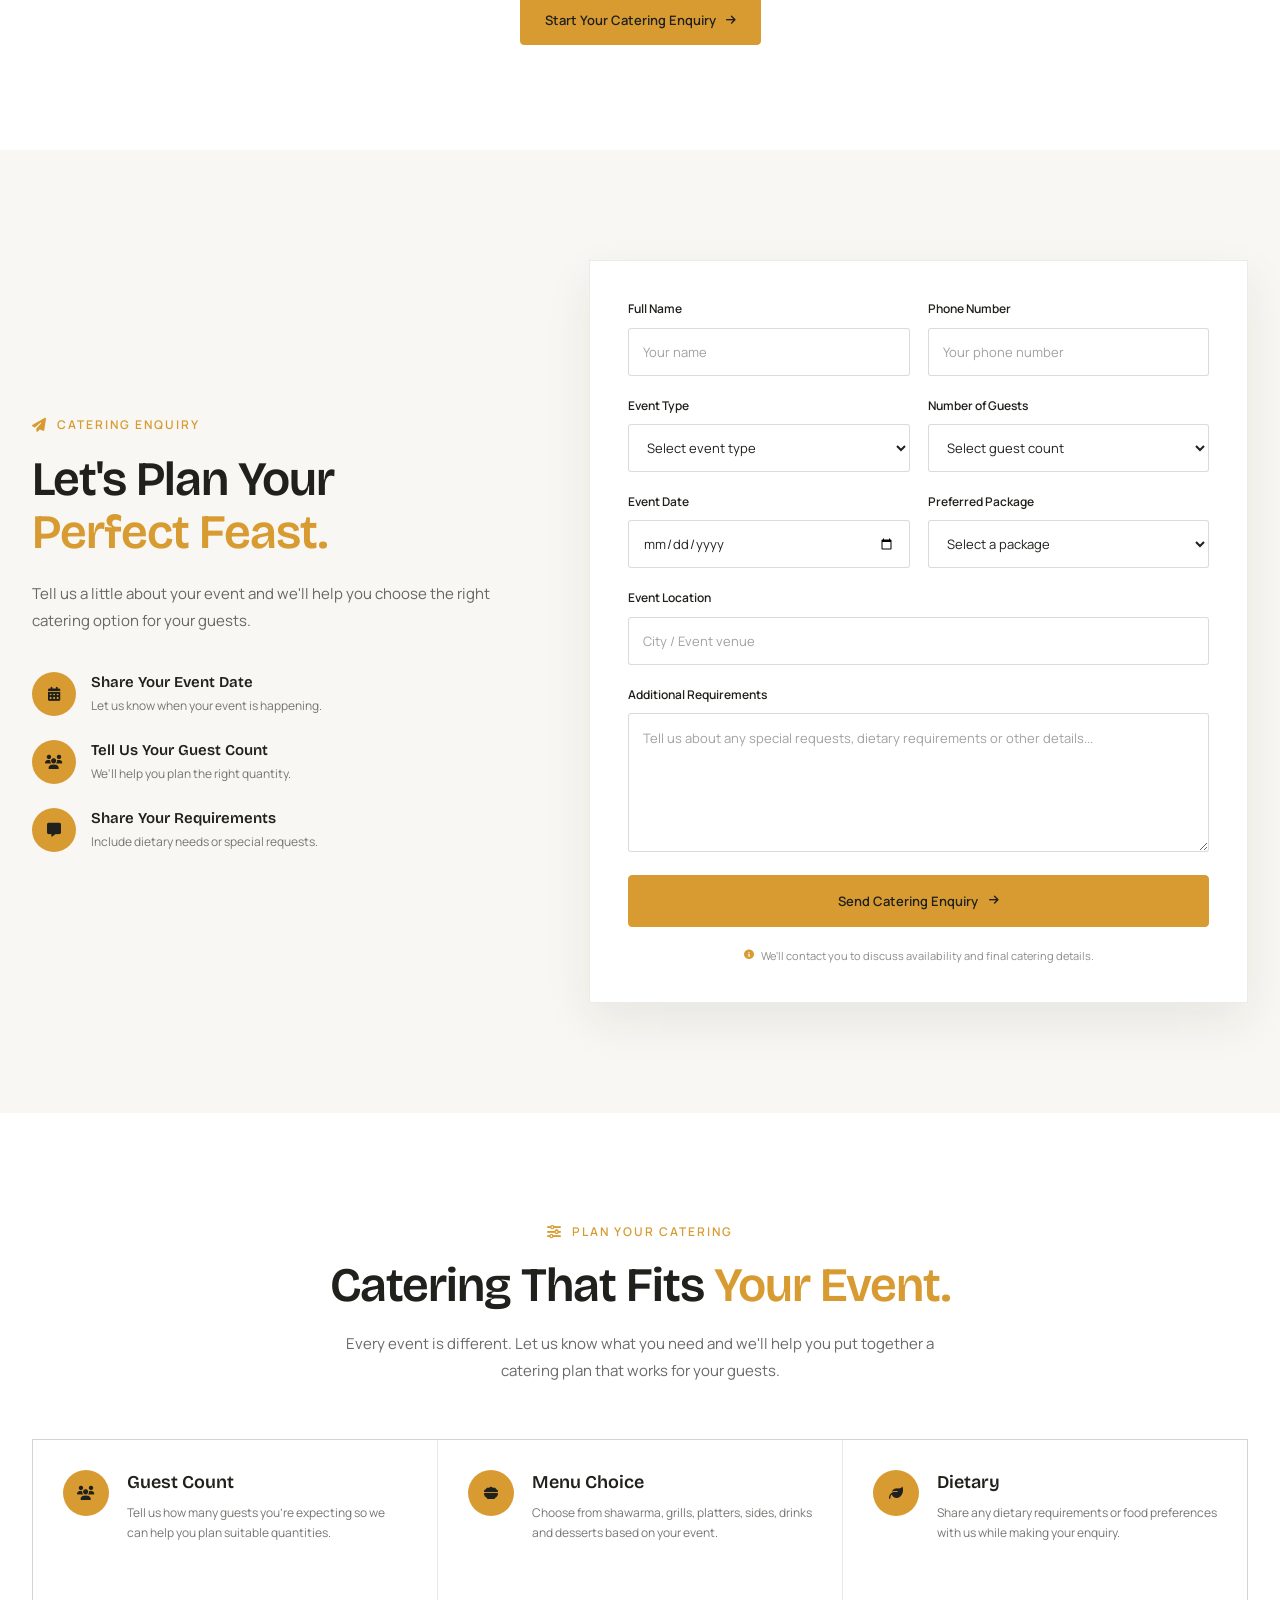
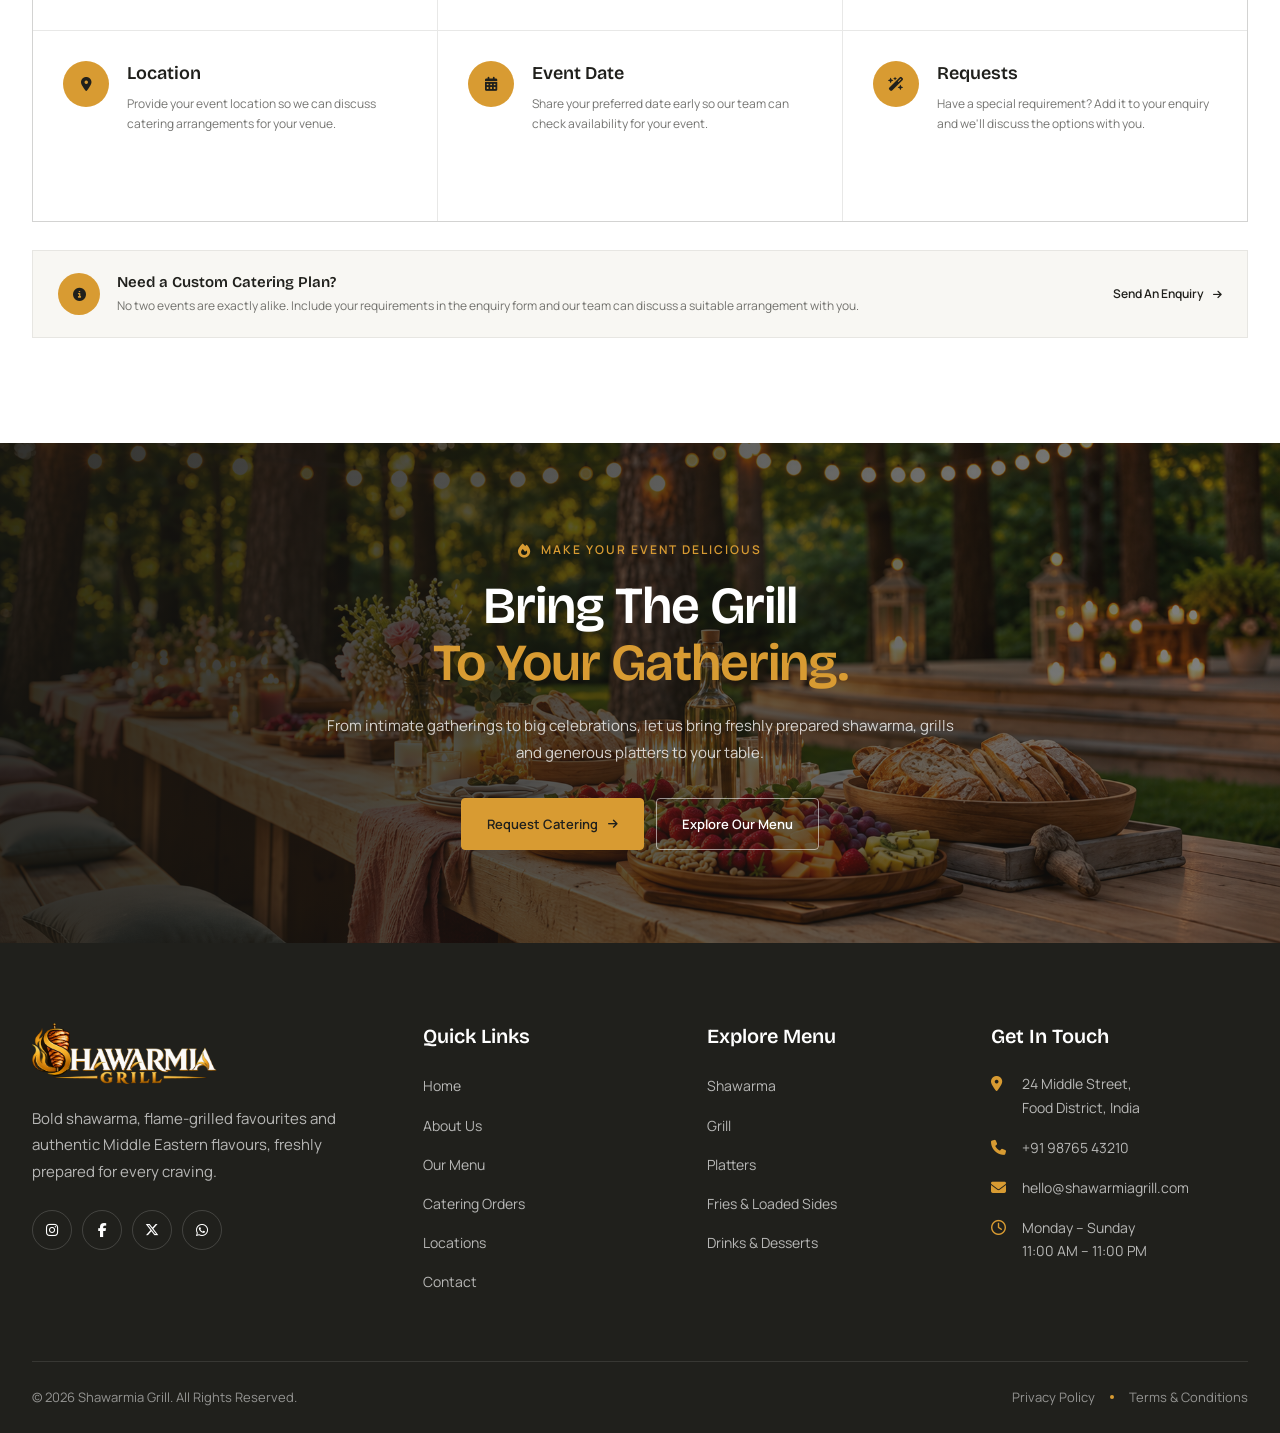
<file: catering.html>
﻿<!DOCTYPE html>
<html lang="en-IN">

<head>
    <meta charset="UTF-8">
    <meta name="viewport" content="width=device-width, initial-scale=1.0">

    <title>Shawarmia Grill</title>

    <meta name="description"
        content="Shawarmia Grill serves flavorful Middle Eastern shawarma, flame-grilled dishes, platters, loaded sides, drinks and desserts.">

    <!-- Google Fonts -->
    <link rel="preconnect" href="https://fonts.googleapis.com">
    <link rel="preconnect" href="https://fonts.gstatic.com" crossorigin>

    <link rel="icon" type="image/png" href="images/favicon.png">

    <link
        href="https://fonts.googleapis.com/css2?family=Bricolage+Grotesque:opsz,wght@10..48,600&family=Manrope:wght@400;500;550&display=swap"
        rel="stylesheet">

    <!-- Font Awesome -->
    <link rel="stylesheet" href="https://cdnjs.cloudflare.com/ajax/libs/font-awesome/6.7.2/css/all.min.css">

    <!-- Main CSS -->
    <script src="js/theme-init.js"></script>
    <link rel="stylesheet" href="css/style.css">
</head>

<body>


    <!-- =========================
     HEADER
     ========================= -->
    <header class="site-header" id="siteHeader">
        <div class="container header-container">

            <!-- Logo -->
            <a href="index.html" class="site-logo" aria-label="Shawarmia Grill Home">
                <img src="images/logo.png" data-theme-light="images/logo.png" data-theme-dark="images/logo-light.png"
                    alt="Shawarmia Grill">
            </a>


            <!-- Desktop Navigation -->
            <nav class="main-navigation" id="mainNavigation">
                <ul class="nav-menu">

                    <!-- Home Dropdown -->
                    <li class="nav-item has-dropdown">
                        <a href="index.html" class="nav-link">
                            Home
                            <i class="fa-solid fa-chevron-down dropdown-icon"></i>
                        </a>

                        <ul class="dropdown-menu">
                            <li>
                                <a href="index.html" class="dropdown-link">
                                    Home 1
                                </a>
                            </li>

                            <li>
                                <a href="home-2.html" class="dropdown-link">
                                    Home 2
                                </a>
                            </li>
                        </ul>
                    </li>


                    <!-- About -->
                    <li class="nav-item">
                        <a href="about.html" class="nav-link">
                            About
                        </a>
                    </li>


                    <!-- Menu -->
                    <li class="nav-item">
                        <a href="menu.html" class="nav-link">
                            Menu
                        </a>

                    </li>


                    <!-- Catering -->
                    <li class="nav-item active">
                        <a href="catering.html" class="nav-link">
                            Catering Orders
                        </a>
                    </li>


                    <!-- Locations -->
                    <li class="nav-item">
                        <a href="locations.html" class="nav-link">
                            Locations
                        </a>
                    </li>


                    <!-- Contact -->
                    <li class="nav-item">
                        <a href="contact.html" class="nav-link">
                            Contact
                        </a>
                    </li>

                </ul>
            </nav>


            <!-- Desktop Right Actions -->
            <div class="header-actions">

                <!-- Dark Mode -->
                <button type="button" class="header-action-btn theme-toggle" id="themeToggle"
                    aria-label="Toggle dark mode" title="Toggle dark mode">
                    <i class="fa-solid fa-moon"></i>
                </button>


                <!-- RTL -->
                <button type="button" class="header-action-btn rtl-toggle" id="rtlToggle" aria-label="Toggle RTL mode"
                    title="Toggle RTL mode">
                    <i class="fa-solid fa-right-left"></i>
                </button>

                <!-- Login -->
                <a href="order.html" class="login-btn">
                    <span>Order Now</span>
                </a>

            </div>


            <!-- Mobile Menu Toggle -->
            <button type="button" class="mobile-menu-toggle" id="mobileMenuToggle" aria-label="Open navigation menu"
                aria-expanded="false">

                <span></span>
                <span></span>
                <span></span>

            </button>

        </div>


        <!-- Mobile Navigation -->
        <div class="mobile-navigation" id="mobileNavigation">

            <nav class="mobile-nav-inner">

                <ul class="mobile-nav-menu">

                    <!-- Home -->
                    <li class="mobile-nav-item mobile-has-dropdown">

                        <button type="button" class="mobile-nav-link mobile-dropdown-toggle">

                            <span>Home</span>
                            <i class="fa-solid fa-chevron-down"></i>

                        </button>

                        <ul class="mobile-dropdown-menu">

                            <li>
                                <a href="index.html" class="mobile-dropdown-link active">
                                    Home 1
                                </a>
                            </li>

                            <li>
                                <a href="home-2.html" class="mobile-dropdown-link">
                                    Home 2
                                </a>
                            </li>

                        </ul>

                    </li>


                    <!-- About -->
                    <li class="mobile-nav-item">
                        <a href="about.html" class="mobile-nav-link">
                            About
                        </a>
                    </li>


                    <!-- Menu -->
                    <li class="mobile-nav-item">

                        <a href="menu.html" class="mobile-nav-link">
                            Menu
                        </a>

                    </li>


                    <!-- Catering -->
                    <li class="mobile-nav-item">
                        <a href="catering.html" class="mobile-nav-link">
                            Catering Orders
                        </a>
                    </li>


                    <!-- Locations -->
                    <li class="mobile-nav-item">
                        <a href="locations.html" class="mobile-nav-link">
                            Locations
                        </a>
                    </li>


                    <!-- Contact -->
                    <li class="mobile-nav-item">
                        <a href="contact.html" class="mobile-nav-link">
                            Contact
                        </a>
                    </li>

                </ul>


                <!-- Mobile Actions -->
                <div class="mobile-header-actions">

                    <button type="button" class="mobile-action-btn theme-toggle" id="mobileThemeToggle">

                        <i class="fa-solid fa-moon"></i>
                        <span>Dark Mode</span>

                    </button>


                    <button type="button" class="mobile-action-btn rtl-toggle" id="mobileRtlToggle">

                        <i class="fa-solid fa-right-left"></i>
                        <span>RTL Mode</span>

                    </button>

                    <a href="order.html" class="mobile-login-btn">

                        <span>Order Now</span>

                    </a>

                </div>

            </nav>

        </div>

    </header>

    <section class="inner-page-hero catering-page-hero">

        <div class="inner-page-hero-overlay"></div>

        <div class="container">
            <div class="inner-page-hero-content">

                <span class="inner-page-hero-eyebrow">
                    <i class="fa-solid fa-fire-flame-curved"></i>
                    Shawarmia Catering
                </span>

                <h1>
                    Make Your Event <span>Taste Better. </span>
                </h1>

                <p>
                    From office gatherings and birthdays to weddings and private celebrations, bring the bold flavours
                    of
                    Shawarmia Grill to your event with freshly prepared catering options.
                </p>

                <div class="inner-page-hero-breadcrumb">
                    <a href="index.html">Home</a>
                    <i class="fa-solid fa-chevron-right"></i>
                    <span>Catering Orders</span>
                </div>

            </div>
        </div>

    </section>



    <section class="catering-occasions">

        <div class="container">

            <div class="catering-occasions-header">

                <span class="catering-occasions-eyebrow">
                    <i class="fa-solid fa-utensils"></i>
                    Catering For Every Occasion
                </span>

                <h2>
                    One Menu.
                    <span>Every Celebration.</span>
                </h2>

                <p>
                    Whether you're planning a corporate gathering, family
                    celebration or special event, we make serving great food
                    simple and memorable.
                </p>

            </div>


            <div class="catering-occasions-grid">

                <!-- Corporate -->
                <article class="catering-occasion-card">

                    <div class="catering-occasion-image">
                        <img src="images/c1.jpg" alt="Corporate catering">
                    </div>

                    <div class="catering-occasion-content">

                        <div class="catering-occasion-icon">
                            <i class="fa-solid fa-briefcase"></i>
                        </div>

                        <span>For Your Team</span>

                        <h3>Corporate Events</h3>

                        <p>
                            Easy-to-serve meals for office lunches, meetings,
                            team celebrations and business gatherings.
                        </p>

                        <a href="#catering-request">
                            Plan Your Catering
                            <i class="fa-solid fa-arrow-right"></i>
                        </a>

                    </div>

                </article>


                <!-- Birthday -->
                <article class="catering-occasion-card">

                    <div class="catering-occasion-image">
                        <img src="images/c2.jpg" alt="Birthday catering">
                    </div>

                    <div class="catering-occasion-content">

                        <div class="catering-occasion-icon">
                            <i class="fa-solid fa-cake-candles"></i>
                        </div>

                        <span>Celebrate Together</span>

                        <h3>Birthdays</h3>

                        <p>
                            Bring everyone together with generous platters,
                            wraps and loaded sides made for sharing.
                        </p>

                        <a href="#catering-request">
                            Plan Your Catering
                            <i class="fa-solid fa-arrow-right"></i>
                        </a>

                    </div>

                </article>


                <!-- Weddings -->
                <article class="catering-occasion-card">

                    <div class="catering-occasion-image">
                        <img src="images/c3.jpg" alt="Wedding catering">
                    </div>

                    <div class="catering-occasion-content">

                        <div class="catering-occasion-icon">
                            <i class="fa-solid fa-champagne-glasses"></i>
                        </div>

                        <span>Special Moments</span>

                        <h3>Wedding Functions</h3>

                        <p>
                            Make your special day delicious with crowd-friendly
                            Middle Eastern favourites fresh for your guests.
                        </p>

                        <a href="#catering-request">
                            Plan Your Catering
                            <i class="fa-solid fa-arrow-right"></i>
                        </a>

                    </div>

                </article>


                <!-- Private Events -->
                <article class="catering-occasion-card">

                    <div class="catering-occasion-image">
                        <img src="images/c4.jpg" alt="Private party catering">
                    </div>

                    <div class="catering-occasion-content">

                        <div class="catering-occasion-icon">
                            <i class="fa-solid fa-people-group"></i>
                        </div>

                        <span>Gather &amp; Enjoy</span>

                        <h3>Parties &amp; Gatherings</h3>

                        <p>
                            From family get-togethers to private celebrations,
                            make feeding your guests simple and stress-free.
                        </p>

                        <a href="#catering-request">
                            Plan Your Catering
                            <i class="fa-solid fa-arrow-right"></i>
                        </a>

                    </div>

                </article>

            </div>

        </div>

    </section>

    <section class="catering-packages">

        <div class="container">

            <div class="catering-packages-header">

                <span class="catering-packages-eyebrow">
                    <i class="fa-solid fa-box-open"></i>
                    Catering Packages
                </span>

                <h2>
                    Choose The Package
                    <span>That Fits Your Event.</span>
                </h2>

                <p>
                    Choose a package based on your gathering size and let us
                    take care of the food. Custom requests can be discussed
                    when you send your catering enquiry.
                </p>

            </div>


            <div class="catering-packages-grid">

                <!-- Package 01 -->
                <article class="catering-package-card">

                    <div class="catering-package-top">
                        <span class="catering-package-tag">
                            Small Gatherings
                        </span>

                        <div class="catering-package-icon">
                            <i class="fa-solid fa-utensils"></i>
                        </div>
                    </div>

                    <h3>Gathering Pack</h3>

                    <p class="catering-package-description">
                        A simple spread for smaller family gatherings,
                        office lunches and casual celebrations.
                    </p>

                    <div class="catering-package-serves">
                        <i class="fa-solid fa-users"></i>
                        <span>Serves 10 – 15 Guests</span>
                    </div>

                    <div class="catering-package-divider"></div>

                    <ul class="catering-package-list">
                        <li>
                            <i class="fa-solid fa-check"></i>
                            Shawarma wraps
                        </li>

                        <li>
                            <i class="fa-solid fa-check"></i>
                            Grilled sides
                        </li>

                        <li>
                            <i class="fa-solid fa-check"></i>
                            Fries & dips
                        </li>

                        <li>
                            <i class="fa-solid fa-check"></i>
                            Drinks
                        </li>
                    </ul>

                    <a href="#catering-request" class="catering-package-btn">
                        Request This Package
                        <i class="fa-solid fa-arrow-right"></i>
                    </a>

                </article>


                <!-- Package 02 -->
                <article class="catering-package-card catering-package-featured">

                    <div class="catering-package-badge">
                        Most Popular
                    </div>

                    <div class="catering-package-top">
                        <span class="catering-package-tag">
                            Medium Events
                        </span>

                        <div class="catering-package-icon">
                            <i class="fa-solid fa-fire-flame-curved"></i>
                        </div>
                    </div>

                    <h3>Feast Pack</h3>

                    <p class="catering-package-description">
                        A generous selection of shawarma, grill favourites
                        and sides for larger celebrations.
                    </p>

                    <div class="catering-package-serves">
                        <i class="fa-solid fa-users"></i>
                        <span>Serves 20 – 30 Guests</span>
                    </div>

                    <div class="catering-package-divider"></div>

                    <ul class="catering-package-list">
                        <li>
                            <i class="fa-solid fa-check"></i>
                            Shawarma selection
                        </li>

                        <li>
                            <i class="fa-solid fa-check"></i>
                            Mixed grill options
                        </li>

                        <li>
                            <i class="fa-solid fa-check"></i>
                            Platters & loaded sides
                        </li>

                        <li>
                            <i class="fa-solid fa-check"></i>
                            Dips & drinks
                        </li>
                    </ul>

                    <a href="#catering-request" class="catering-package-btn">
                        Request This Package
                        <i class="fa-solid fa-arrow-right"></i>
                    </a>

                </article>


                <!-- Package 03 -->
                <article class="catering-package-card">

                    <div class="catering-package-top">
                        <span class="catering-package-tag">
                            Large Events
                        </span>

                        <div class="catering-package-icon">
                            <i class="fa-solid fa-people-group"></i>
                        </div>
                    </div>

                    <h3>Grand Feast</h3>

                    <p class="catering-package-description">
                        A complete catering spread designed for weddings,
                        corporate events and large celebrations.
                    </p>

                    <div class="catering-package-serves">
                        <i class="fa-solid fa-users"></i>
                        <span>Serves 40+ Guests</span>
                    </div>

                    <div class="catering-package-divider"></div>

                    <ul class="catering-package-list">
                        <li>
                            <i class="fa-solid fa-check"></i>
                            Full shawarma selection
                        </li>

                        <li>
                            <i class="fa-solid fa-check"></i>
                            Mixed grill platters
                        </li>

                        <li>
                            <i class="fa-solid fa-check"></i>
                            Sides, dips & desserts
                        </li>

                        <li>
                            <i class="fa-solid fa-check"></i>
                            Drinks & serving setup
                        </li>
                    </ul>

                    <a href="#catering-request" class="catering-package-btn">
                        Request This Package
                        <i class="fa-solid fa-arrow-right"></i>
                    </a>

                </article>

            </div>


            <div class="catering-packages-note">

                <i class="fa-solid fa-circle-info"></i>

                <p>
                    Need something different? We can discuss custom menus,
                    guest counts and special dietary requirements with you.
                </p>

                <a href="#catering-request">
                    Ask About Custom Catering
                </a>

            </div>

        </div>

    </section>

    <section class="catering-process">

        <div class="container">

            <div class="catering-process-header">

                <span class="catering-process-eyebrow">
                    <i class="fa-solid fa-route"></i>
                    Simple Catering Process
                </span>

                <h2>
                    From Enquiry
                    <span>To Your Table.</span>
                </h2>

                <p>
                    Tell us about your event, choose what suits your guests,
                    and we'll help you plan the rest.
                </p>

            </div>


            <div class="catering-process-list">

                <!-- Step 01 -->
                <div class="catering-process-item">

                    <div class="catering-process-icon">
                        <i class="fa-solid fa-clipboard-list"></i>
                    </div>

                    <div class="catering-process-content">

                        <span>Step 01</span>

                        <h3>Send Enquiry</h3>

                        <p>
                            Share your event date, location, guest count
                            and the type of gathering you need.
                        </p>

                    </div>

                </div>


                <!-- Step 02 -->
                <div class="catering-process-item">

                    <div class="catering-process-icon">
                        <i class="fa-solid fa-list-check"></i>
                    </div>

                    <div class="catering-process-content">

                        <span>Step 02</span>

                        <h3>Choose Package</h3>

                        <p>
                            Pick a catering package that fits your event,
                            or tell us if you need a custom menu.
                        </p>

                    </div>

                </div>


                <!-- Step 03 -->
                <div class="catering-process-item">

                    <div class="catering-process-icon">
                        <i class="fa-solid fa-comments"></i>
                    </div>

                    <div class="catering-process-content">

                        <span>Step 03</span>

                        <h3>Confirm Details</h3>

                        <p>
                            Our team will discuss your requirements and
                            confirm the quantity and event details.
                        </p>

                    </div>

                </div>


                <!-- Step 04 -->
                <div class="catering-process-item">

                    <div class="catering-process-icon">
                        <i class="fa-solid fa-bowl-food"></i>
                    </div>

                    <div class="catering-process-content">

                        <span>Step 04</span>

                        <h3>Enjoy Your Feast</h3>

                        <p>
                            We newly prepare your special order fresh and get everything
                            ready for your gather.
                        </p>

                    </div>

                </div>

            </div>


            <div class="catering-process-action">

                <a href="#catering-request" class="catering-process-btn">
                    Start Your Catering Enquiry
                    <i class="fa-solid fa-arrow-right"></i>
                </a>

            </div>

        </div>

    </section>

    <section class="catering-request">

        <div class="container">

            <div class="catering-request-wrapper">

                <!-- Left Content -->

                <div class="catering-request-info">

                    <span class="catering-request-eyebrow">
                        <i class="fa-solid fa-paper-plane"></i>
                        Catering Enquiry
                    </span>

                    <h2>
                        Let's Plan Your
                        <span>Perfect Feast.</span>
                    </h2>

                    <p>
                        Tell us a little about your event and we'll help you
                        choose the right catering option for your guests.
                    </p>


                    <div class="catering-request-points">

                        <div class="catering-request-point">
                            <div class="catering-request-point-icon">
                                <i class="fa-solid fa-calendar-days"></i>
                            </div>

                            <div>
                                <h4>Share Your Event Date</h4>
                                <p>
                                    Let us know when your event is happening.
                                </p>
                            </div>
                        </div>


                        <div class="catering-request-point">
                            <div class="catering-request-point-icon">
                                <i class="fa-solid fa-users"></i>
                            </div>

                            <div>
                                <h4>Tell Us Your Guest Count</h4>
                                <p>
                                    We'll help you plan the right quantity.
                                </p>
                            </div>
                        </div>


                        <div class="catering-request-point">
                            <div class="catering-request-point-icon">
                                <i class="fa-solid fa-message"></i>
                            </div>

                            <div>
                                <h4>Share Your Requirements</h4>
                                <p>
                                    Include dietary needs or special requests.
                                </p>
                            </div>
                        </div>

                    </div>

                </div>


                <!-- Form -->

                <div class="catering-request-form-wrapper">

                    <form class="catering-request-form" id="cateringForm">

                        <div class="catering-form-row">

                            <div class="catering-form-group">

                                <label for="cateringName">
                                    Full Name
                                </label>

                                <input type="text" id="cateringName" name="name" placeholder="Your name" required>

                            </div>


                            <div class="catering-form-group">

                                <label for="cateringPhone">
                                    Phone Number
                                </label>

                                <input type="tel" id="cateringPhone" name="phone" placeholder="Your phone number"
                                    required>

                            </div>

                        </div>


                        <div class="catering-form-row">

                            <div class="catering-form-group">

                                <label for="eventType">
                                    Event Type
                                </label>

                                <select id="eventType" name="eventType" required>

                                    <option value="" selected disabled>
                                        Select event type
                                    </option>

                                    <option value="corporate">
                                        Corporate Event
                                    </option>

                                    <option value="birthday">
                                        Birthday
                                    </option>

                                    <option value="wedding">
                                        Wedding / Engagement
                                    </option>

                                    <option value="private-party">
                                        Private Party
                                    </option>

                                    <option value="other">
                                        Other
                                    </option>

                                </select>

                            </div>


                            <div class="catering-form-group">

                                <label for="guestCount">
                                    Number of Guests
                                </label>

                                <select id="guestCount" name="guestCount" required>

                                    <option value="" selected disabled>
                                        Select guest count
                                    </option>

                                    <option value="10-15">
                                        10 – 15 Guests
                                    </option>

                                    <option value="20-30">
                                        20 – 30 Guests
                                    </option>

                                    <option value="30-40">
                                        30 – 40 Guests
                                    </option>

                                    <option value="40-plus">
                                        40+ Guests
                                    </option>

                                </select>

                            </div>

                        </div>


                        <div class="catering-form-row">

                            <div class="catering-form-group">

                                <label for="eventDate">
                                    Event Date
                                </label>

                                <input type="date" id="eventDate" name="eventDate" required>

                            </div>


                            <div class="catering-form-group">

                                <label for="cateringPackage">
                                    Preferred Package
                                </label>

                                <select id="cateringPackage" name="package">

                                    <option value="" selected disabled>
                                        Select a package
                                    </option>

                                    <option value="gathering">
                                        Gathering Pack
                                    </option>

                                    <option value="feast">
                                        Feast Pack
                                    </option>

                                    <option value="grand-feast">
                                        Grand Feast
                                    </option>

                                    <option value="custom">
                                        Custom Catering
                                    </option>

                                </select>

                            </div>

                        </div>


                        <div class="catering-form-group">

                            <label for="eventLocation">
                                Event Location
                            </label>

                            <input type="text" id="eventLocation" name="location" placeholder="City / Event venue"
                                required>

                        </div>


                        <div class="catering-form-group">

                            <label for="cateringMessage">
                                Additional Requirements
                            </label>

                            <textarea id="cateringMessage" name="message" rows="5"
                                placeholder="Tell us about any special requests, dietary requirements or other details..."></textarea>

                        </div>


                        <button type="submit" class="catering-request-submit">

                            <span>Send Catering Enquiry</span>

                            <i class="fa-solid fa-arrow-right"></i>

                        </button>


                        <p class="catering-form-note">
                            <i class="fa-solid fa-circle-info"></i>
                            We'll contact you to discuss availability and
                            final catering details.
                        </p>

                    </form>

                </div>

            </div>

        </div>

    </section>

    <section class="catering-details">

        <div class="container">

            <div class="catering-details-header">

                <span class="catering-details-eyebrow">
                    <i class="fa-solid fa-sliders"></i>
                    Plan Your Catering
                </span>

                <h2>
                    Catering That Fits
                    <span>Your Event.</span>
                </h2>

                <p>
                    Every event is different. Let us know what you need and
                    we'll help you put together a catering plan that works
                    for your guests.
                </p>

            </div>


            <div class="catering-details-grid">

                <!-- Guest Count -->

                <div class="catering-detail-card">

                    <div class="catering-detail-icon">
                        <i class="fa-solid fa-users"></i>
                    </div>

                    <div class="catering-detail-content">

                        <h3>Guest Count</h3>

                        <p>
                            Tell us how many guests you're expecting so we can
                            help you plan suitable quantities.
                        </p>

                    </div>

                </div>


                <!-- Menu -->

                <div class="catering-detail-card">

                    <div class="catering-detail-icon">
                        <i class="fa-solid fa-bowl-food"></i>
                    </div>

                    <div class="catering-detail-content">

                        <h3>Menu Choice</h3>

                        <p>
                            Choose from shawarma, grills, platters, sides,
                            drinks and desserts based on your event.
                        </p>

                    </div>

                </div>


                <!-- Dietary -->

                <div class="catering-detail-card">

                    <div class="catering-detail-icon">
                        <i class="fa-solid fa-leaf"></i>
                    </div>

                    <div class="catering-detail-content">

                        <h3>Dietary</h3>

                        <p>
                            Share any dietary requirements or food preferences
                            with us while making your enquiry.
                        </p>

                    </div>

                </div>


                <!-- Location -->

                <div class="catering-detail-card">

                    <div class="catering-detail-icon">
                        <i class="fa-solid fa-location-dot"></i>
                    </div>

                    <div class="catering-detail-content">

                        <h3>Location</h3>

                        <p>
                            Provide your event location so we can discuss
                            catering arrangements for your venue.
                        </p>

                    </div>

                </div>


                <!-- Date -->

                <div class="catering-detail-card">

                    <div class="catering-detail-icon">
                        <i class="fa-solid fa-calendar-days"></i>
                    </div>

                    <div class="catering-detail-content">

                        <h3>Event Date</h3>

                        <p>
                            Share your preferred date early so our team can
                            check availability for your event.
                        </p>

                    </div>

                </div>


                <!-- Custom -->

                <div class="catering-detail-card">

                    <div class="catering-detail-icon">
                        <i class="fa-solid fa-wand-magic-sparkles"></i>
                    </div>

                    <div class="catering-detail-content">

                        <h3>Requests</h3>

                        <p>
                            Have a special requirement? Add it to your enquiry
                            and we'll discuss the options with you.
                        </p>

                    </div>

                </div>

            </div>


            <div class="catering-details-note">

                <div class="catering-details-note-icon">
                    <i class="fa-solid fa-circle-info"></i>
                </div>

                <div class="catering-details-note-content">

                    <h4>Need a Custom Catering Plan?</h4>

                    <p>
                        No two events are exactly alike. Include your
                        requirements in the enquiry form and our team can
                        discuss a suitable arrangement with you.
                    </p>

                </div>

                <a href="#catering-request">
                    Send An Enquiry
                    <i class="fa-solid fa-arrow-right"></i>
                </a>

            </div>

        </div>

    </section>

    <!-- =========================================
     FINAL CATERING CTA
========================================= -->

    <section class="catering-final-cta">

        <div class="catering-final-cta-overlay"></div>

        <div class="container">

            <div class="catering-final-cta-content">

                <span class="catering-final-cta-eyebrow">
                    <i class="fa-solid fa-fire"></i>
                    Make Your Event Delicious
                </span>

                <h2>
                    Bring The Grill
                    <span>To Your Gathering.</span>
                </h2>

                <p>
                    From intimate gatherings to big celebrations,
                    let us bring freshly prepared shawarma, grills
                    and generous platters to your table.
                </p>

                <div class="catering-final-cta-actions">

                    <a href="#catering-request" class="catering-final-cta-primary">
                        Request Catering
                        <i class="fa-solid fa-arrow-right"></i>
                    </a>

                    <a href="menu.html" class="catering-final-cta-secondary">
                        Explore Our Menu
                    </a>

                </div>

            </div>

        </div>

    </section>

    <!-- =========================================================
     FOOTER
     ========================================================= -->
    <footer class="site-footer">

        <div class="container">

            <div class="footer-main">

                <!-- Brand -->
                <div class="footer-brand">

                    <a href="index.html" class="footer-logo">
                        <img src="images/logo-light.png" alt="Shawarmia Grill">
                    </a>

                    <p class="footer-description">
                        Bold shawarma, flame-grilled favourites and authentic
                        Middle Eastern flavours, freshly prepared for every craving.
                    </p>

                    <div class="footer-socials">

                        <a href="#" class="footer-social" aria-label="Instagram">
                            <i class="fa-brands fa-instagram"></i>
                        </a>

                        <a href="#" class="footer-social" aria-label="Facebook">
                            <i class="fa-brands fa-facebook-f"></i>
                        </a>

                        <a href="#" class="footer-social" aria-label="X">
                            <i class="fa-brands fa-x-twitter"></i>
                        </a>

                        <a href="#" class="footer-social" aria-label="WhatsApp">
                            <i class="fa-brands fa-whatsapp"></i>
                        </a>

                    </div>

                </div>


                <!-- Quick Links -->
                <div class="footer-column">

                    <h3 class="footer-title">Quick Links</h3>

                    <ul class="footer-links">

                        <li>
                            <a href="index.html">Home</a>
                        </li>

                        <li>
                            <a href="about.html">About Us</a>
                        </li>

                        <li>
                            <a href="menu.html">Our Menu</a>
                        </li>

                        <li>
                            <a href="catering.html">Catering Orders</a>
                        </li>

                        <li>
                            <a href="locations.html">Locations</a>
                        </li>

                        <li>
                            <a href="contact.html">Contact</a>
                        </li>

                    </ul>

                </div>


                <!-- Menu -->
                <div class="footer-column">

                    <h3 class="footer-title">Explore Menu</h3>

                    <ul class="footer-links">

                        <li>
                            <a href="menu.html#shawarma">Shawarma</a>
                        </li>

                        <li>
                            <a href="menu.html#grill">Grill</a>
                        </li>

                        <li>
                            <a href="menu.html#platters">Platters</a>
                        </li>

                        <li>
                            <a href="menu.html#loaded-sides">
                                Fries &amp; Loaded Sides
                            </a>
                        </li>

                        <li>
                            <a href="menu.html#drinks-desserts">
                                Drinks &amp; Desserts
                            </a>
                        </li>

                    </ul>

                </div>


                <!-- Contact -->
                <div class="footer-column footer-contact">

                    <h3 class="footer-title">Get In Touch</h3>

                    <div class="footer-contact-item">

                        <i class="fa-solid fa-location-dot"></i>

                        <p>
                            24 Middle Street,<br>
                            Food District, India
                        </p>

                    </div>

                    <div class="footer-contact-item">

                        <i class="fa-solid fa-phone"></i>

                        <a href="tel:+919876543210">
                            +91 98765 43210
                        </a>

                    </div>

                    <div class="footer-contact-item">

                        <i class="fa-solid fa-envelope"></i>

                        <a href="mailto:hello@shawarmiagrill.com">
                            hello@shawarmiagrill.com
                        </a>

                    </div>

                    <div class="footer-contact-item">

                        <i class="fa-regular fa-clock"></i>

                        <p>
                            Monday – Sunday<br>
                            11:00 AM – 11:00 PM
                        </p>

                    </div>

                </div>

            </div>


            <!-- Footer Bottom -->

            <div class="footer-bottom">

                <p>
                    © 2026 Shawarmia Grill. All Rights Reserved.
                </p>

                <div class="footer-bottom-links">

                    <a href="#">Privacy Policy</a>

                    <span></span>

                    <a href="#">Terms &amp; Conditions</a>

                </div>

            </div>

        </div>

    </footer>

    <!-- Scroll To Top -->
    <button class="scroll-top-btn" id="scrollTopBtn" type="button" aria-label="Scroll to top">
        <i class="fa-solid fa-arrow-up"></i>
    </button>

    <!-- Main JS -->
    <script src="js/main.js"></script>

</body>

</html>
</file>
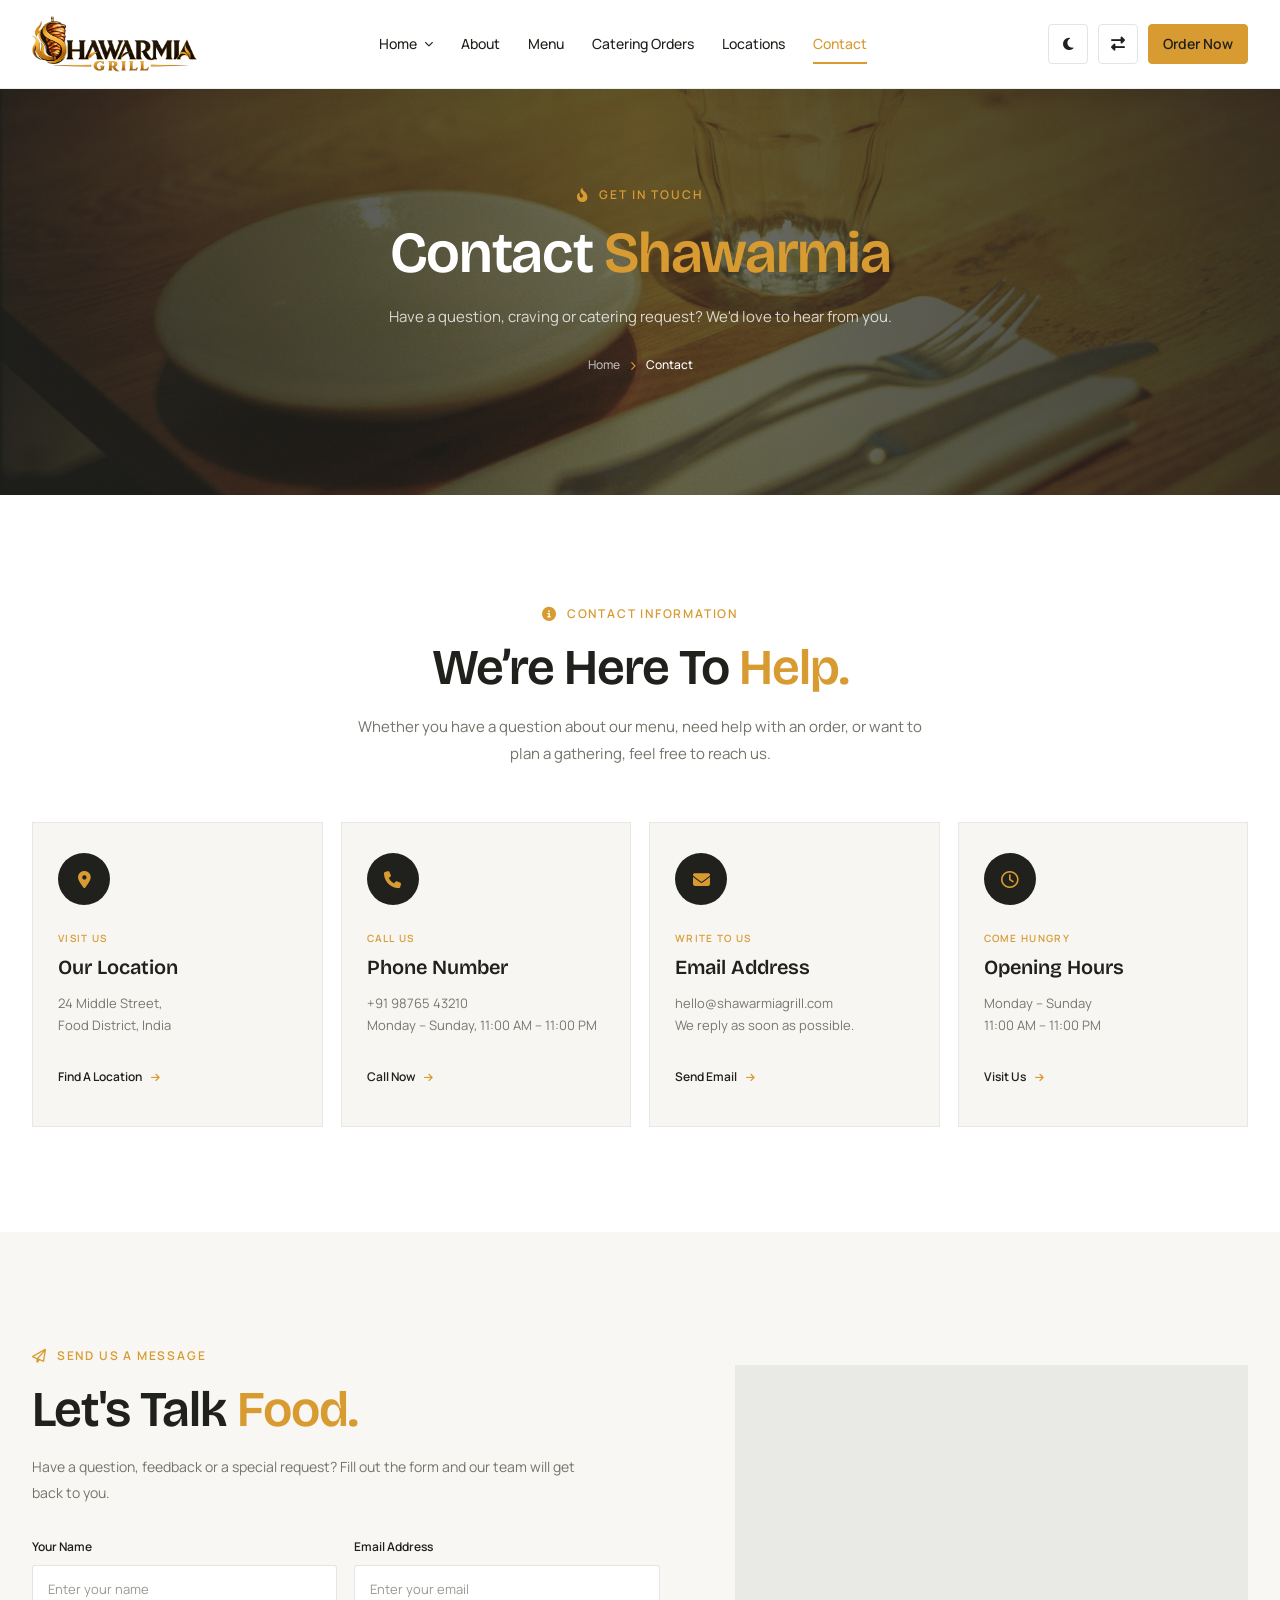
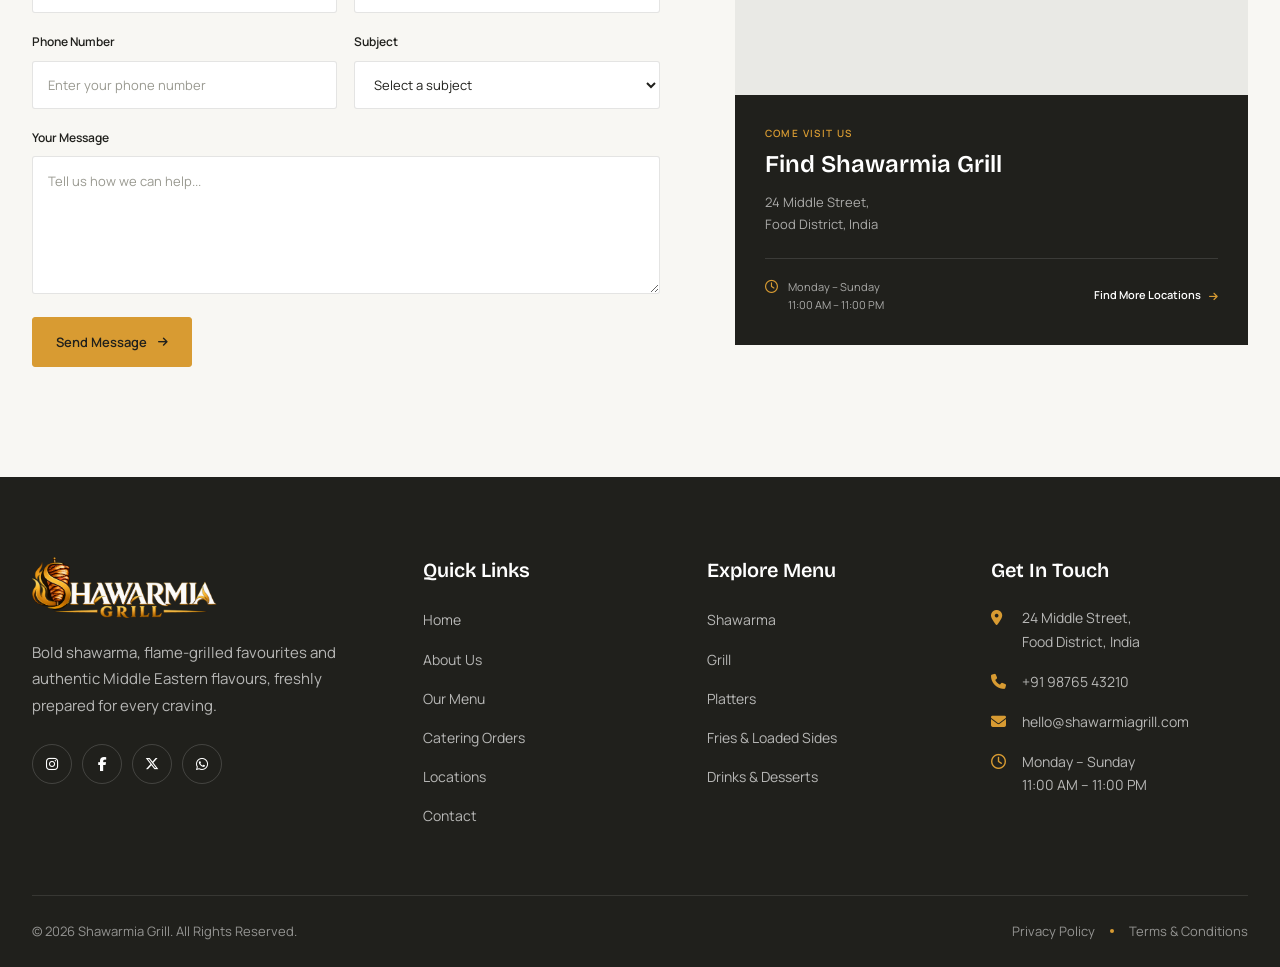
<file: contact.html>
﻿<!DOCTYPE html>
<html lang="en-IN">

<head>
    <meta charset="UTF-8">
    <meta name="viewport" content="width=device-width, initial-scale=1.0">

    <title>Shawarmia Grill</title>

    <meta name="description"
        content="Shawarmia Grill serves flavorful Middle Eastern shawarma, flame-grilled dishes, platters, loaded sides, drinks and desserts.">

    <!-- Google Fonts -->
    <link rel="preconnect" href="https://fonts.googleapis.com">
    <link rel="preconnect" href="https://fonts.gstatic.com" crossorigin>

    <link rel="icon" type="image/png" href="images/favicon.png">

    <link
        href="https://fonts.googleapis.com/css2?family=Bricolage+Grotesque:opsz,wght@10..48,600&family=Manrope:wght@400;500;550&display=swap"
        rel="stylesheet">

    <!-- Font Awesome -->
    <link rel="stylesheet" href="https://cdnjs.cloudflare.com/ajax/libs/font-awesome/6.7.2/css/all.min.css">

    <!-- Main CSS -->
    <script src="js/theme-init.js"></script>
    <link rel="stylesheet" href="css/style.css">
</head>

<body>


    <!-- =========================
     HEADER
     ========================= -->
    <header class="site-header" id="siteHeader">
        <div class="container header-container">

            <!-- Logo -->
            <a href="index.html" class="site-logo" aria-label="Shawarmia Grill Home">
                <img src="images/logo.png" data-theme-light="images/logo.png" data-theme-dark="images/logo-light.png"
                    alt="Shawarmia Grill">
            </a>


            <!-- Desktop Navigation -->
            <nav class="main-navigation" id="mainNavigation">
                <ul class="nav-menu">

                    <!-- Home Dropdown -->
                    <li class="nav-item has-dropdown">
                        <a href="index.html" class="nav-link">
                            Home
                            <i class="fa-solid fa-chevron-down dropdown-icon"></i>
                        </a>

                        <ul class="dropdown-menu">
                            <li>
                                <a href="index.html" class="dropdown-link">
                                    Home 1
                                </a>
                            </li>

                            <li>
                                <a href="home-2.html" class="dropdown-link">
                                    Home 2
                                </a>
                            </li>
                        </ul>
                    </li>


                    <!-- About -->
                    <li class="nav-item">
                        <a href="about.html" class="nav-link">
                            About
                        </a>
                    </li>


                    <!-- Menu -->
                    <li class="nav-item">
                        <a href="menu.html" class="nav-link">
                            Menu
                        </a>

                    </li>


                    <!-- Catering -->
                    <li class="nav-item">
                        <a href="catering.html" class="nav-link">
                            Catering Orders
                        </a>
                    </li>


                    <!-- Locations -->
                    <li class="nav-item">
                        <a href="locations.html" class="nav-link">
                            Locations
                        </a>
                    </li>


                    <!-- Contact -->
                    <li class="nav-item active">
                        <a href="contact.html" class="nav-link">
                            Contact
                        </a>
                    </li>

                </ul>
            </nav>


            <!-- Desktop Right Actions -->
            <div class="header-actions">

                <!-- Dark Mode -->
                <button type="button" class="header-action-btn theme-toggle" id="themeToggle"
                    aria-label="Toggle dark mode" title="Toggle dark mode">
                    <i class="fa-solid fa-moon"></i>
                </button>


                <!-- RTL -->
                <button type="button" class="header-action-btn rtl-toggle" id="rtlToggle" aria-label="Toggle RTL mode"
                    title="Toggle RTL mode">
                    <i class="fa-solid fa-right-left"></i>
                </button>

                <!-- Login -->
                <a href="order.html" class="login-btn">
                    <span>Order Now</span>
                </a>

            </div>


            <!-- Mobile Menu Toggle -->
            <button type="button" class="mobile-menu-toggle" id="mobileMenuToggle" aria-label="Open navigation menu"
                aria-expanded="false">

                <span></span>
                <span></span>
                <span></span>

            </button>

        </div>


        <!-- Mobile Navigation -->
        <div class="mobile-navigation" id="mobileNavigation">

            <nav class="mobile-nav-inner">

                <ul class="mobile-nav-menu">

                    <!-- Home -->
                    <li class="mobile-nav-item mobile-has-dropdown">

                        <button type="button" class="mobile-nav-link mobile-dropdown-toggle">

                            <span>Home</span>
                            <i class="fa-solid fa-chevron-down"></i>

                        </button>

                        <ul class="mobile-dropdown-menu">

                            <li>
                                <a href="index.html" class="mobile-dropdown-link active">
                                    Home 1
                                </a>
                            </li>

                            <li>
                                <a href="home-2.html" class="mobile-dropdown-link">
                                    Home 2
                                </a>
                            </li>

                        </ul>

                    </li>


                    <!-- About -->
                    <li class="mobile-nav-item">
                        <a href="about.html" class="mobile-nav-link">
                            About
                        </a>
                    </li>


                    <!-- Menu -->
                    <li class="mobile-nav-item">

                        <a href="menu.html" class="mobile-nav-link">
                            Menu
                        </a>

                    </li>

                    <!-- Catering -->
                    <li class="mobile-nav-item">
                        <a href="catering.html" class="mobile-nav-link">
                            Catering Orders
                        </a>
                    </li>


                    <!-- Locations -->
                    <li class="mobile-nav-item">
                        <a href="locations.html" class="mobile-nav-link">
                            Locations
                        </a>
                    </li>


                    <!-- Contact -->
                    <li class="mobile-nav-item">
                        <a href="contact.html" class="mobile-nav-link">
                            Contact
                        </a>
                    </li>

                </ul>


                <!-- Mobile Actions -->
                <div class="mobile-header-actions">

                    <button type="button" class="mobile-action-btn theme-toggle" id="mobileThemeToggle">

                        <i class="fa-solid fa-moon"></i>
                        <span>Dark Mode</span>

                    </button>


                    <button type="button" class="mobile-action-btn rtl-toggle" id="mobileRtlToggle">

                        <i class="fa-solid fa-right-left"></i>
                        <span>RTL Mode</span>

                    </button>

                    <a href="order.html" class="mobile-login-btn">

                        <span>Order Now</span>

                    </a>

                </div>

            </nav>

        </div>

    </header>

    <section class="inner-page-hero contact-page-hero">

        <div class="inner-page-hero-overlay"></div>

        <div class="container">
            <div class="inner-page-hero-content">

                <span class="inner-page-hero-eyebrow">
                    <i class="fa-solid fa-fire-flame-curved"></i>
                    Get In Touch
                </span>

                <h1>
                    Contact <span>Shawarmia</span>
                </h1>

                <p>
                    Have a question, craving or catering request?
                    We'd love to hear from you.
                </p>

                <div class="inner-page-hero-breadcrumb">
                    <a href="index.html">Home</a>
                    <i class="fa-solid fa-chevron-right"></i>
                    <span>Contact</span>
                </div>

            </div>
        </div>

    </section>

    <section class="contact-info">
        <div class="container">

            <div class="contact-info-header">
                <span class="contact-info-eyebrow">
                    <i class="fa-solid fa-circle-info"></i>
                    Contact Information
                </span>

                <h2>
                    We’re Here To
                    <span>Help.</span>
                </h2>

                <p>
                    Whether you have a question about our menu, need help with
                    an order, or want to plan a gathering, feel free to reach us.
                </p>
            </div>


            <div class="contact-info-grid">

                <!-- Location -->
                <div class="contact-info-card">

                    <div class="contact-info-icon">
                        <i class="fa-solid fa-location-dot"></i>
                    </div>

                    <div class="contact-info-content">
                        <span>Visit Us</span>

                        <h3>Our Location</h3>

                        <p>
                            24 Middle Street,<br>
                            Food District, India
                        </p>

                        <a href="locations.html">
                            Find A Location
                            <i class="fa-solid fa-arrow-right"></i>
                        </a>
                    </div>

                </div>


                <!-- Phone -->
                <div class="contact-info-card">

                    <div class="contact-info-icon">
                        <i class="fa-solid fa-phone"></i>
                    </div>

                    <div class="contact-info-content">
                        <span>Call Us</span>

                        <h3>Phone Number</h3>

                        <p>
                            +91 98765 43210<br>
                            Monday – Sunday, 11:00 AM – 11:00 PM
                        </p>

                        <a href="tel:+919876543210">
                            Call Now
                            <i class="fa-solid fa-arrow-right"></i>
                        </a>
                    </div>

                </div>


                <!-- Email -->
                <div class="contact-info-card">

                    <div class="contact-info-icon">
                        <i class="fa-solid fa-envelope"></i>
                    </div>

                    <div class="contact-info-content">
                        <span>Write To Us</span>

                        <h3>Email Address</h3>

                        <p>
                            hello@shawarmiagrill.com<br>
                            We reply as soon as possible.
                        </p>

                        <a href="mailto:hello@shawarmiagrill.com">
                            Send Email
                            <i class="fa-solid fa-arrow-right"></i>
                        </a>
                    </div>

                </div>


                <!-- Opening Hours -->
                <div class="contact-info-card">

                    <div class="contact-info-icon">
                        <i class="fa-regular fa-clock"></i>
                    </div>

                    <div class="contact-info-content">
                        <span>Come Hungry</span>

                        <h3>Opening Hours</h3>

                        <p>
                            Monday – Sunday<br>
                            11:00 AM – 11:00 PM
                        </p>

                        <a href="locations.html">
                            Visit Us
                            <i class="fa-solid fa-arrow-right"></i>
                        </a>
                    </div>

                </div>

            </div>

        </div>
    </section>

    <section class="contact-message">
        <div class="container">

            <div class="contact-message-grid">

                <!-- Contact Form -->
                <div class="contact-message-form">

                    <span class="contact-message-eyebrow">
                        <i class="fa-regular fa-paper-plane"></i>
                        Send Us A Message
                    </span>

                    <h2>
                        Let's Talk
                        <span>Food.</span>
                    </h2>

                    <p>
                        Have a question, feedback or a special request?
                        Fill out the form and our team will get back to you.
                    </p>

                    <form class="contact-form">

                        <div class="contact-form-row">

                            <div class="contact-form-group">
                                <label for="contact-name">Your Name</label>

                                <input type="text" id="contact-name" name="name" placeholder="Enter your name" required>
                            </div>

                            <div class="contact-form-group">
                                <label for="contact-email">Email Address</label>

                                <input type="email" id="contact-email" name="email" placeholder="Enter your email"
                                    required>
                            </div>

                        </div>


                        <div class="contact-form-row">

                            <div class="contact-form-group">
                                <label for="contact-phone">Phone Number</label>

                                <input type="tel" id="contact-phone" name="phone" placeholder="Enter your phone number">
                            </div>

                            <div class="contact-form-group">
                                <label for="contact-subject">Subject</label>

                                <select id="contact-subject" name="subject">
                                    <option value="">Select a subject</option>
                                    <option value="general">General Enquiry</option>
                                    <option value="order">Order Enquiry</option>
                                    <option value="catering">Catering</option>
                                    <option value="feedback">Feedback</option>
                                </select>
                            </div>

                        </div>


                        <div class="contact-form-group">
                            <label for="contact-message">Your Message</label>

                            <textarea id="contact-message" name="message" rows="5"
                                placeholder="Tell us how we can help..." required></textarea>
                        </div>


                        <button type="submit" class="contact-form-submit">
                            <span>Send Message</span>
                            <i class="fa-solid fa-arrow-right"></i>
                        </button>

                    </form>

                </div>

                <div class="contact-message-location">

                    <div class="contact-location-map">
                        <iframe src="https://www.google.com/maps?q=Coimbatore%2C%20Tamil%20Nadu%2C%20India&output=embed"
                            width="100%" height="100%" style="border:0;" allowfullscreen="" loading="lazy"
                            referrerpolicy="no-referrer-when-downgrade">
                        </iframe>
                    </div>

                    <div class="contact-location-content">

                        <span>Come Visit Us</span>

                        <h3>Find Shawarmia Grill</h3>

                        <p>
                            24 Middle Street,<br>
                            Food District, India
                        </p>

                        <div class="contact-location-hours">

                            <div>
                                <i class="fa-regular fa-clock"></i>

                                <span>
                                    Monday – Sunday<br>
                                    11:00 AM – 11:00 PM
                                </span>
                            </div>

                            <a href="locations.html">
                                Find More Locations
                                <i class="fa-solid fa-arrow-right"></i>
                            </a>

                        </div>

                    </div>

                </div>


            </div>

        </div>
    </section>

    <!-- =========================================================
     FOOTER
     ========================================================= -->
    <footer class="site-footer">

        <div class="container">

            <div class="footer-main">

                <!-- Brand -->
                <div class="footer-brand">

                    <a href="index.html" class="footer-logo">
                        <img src="images/logo-light.png" alt="Shawarmia Grill">
                    </a>

                    <p class="footer-description">
                        Bold shawarma, flame-grilled favourites and authentic
                        Middle Eastern flavours, freshly prepared for every craving.
                    </p>

                    <div class="footer-socials">

                        <a href="#" class="footer-social" aria-label="Instagram">
                            <i class="fa-brands fa-instagram"></i>
                        </a>

                        <a href="#" class="footer-social" aria-label="Facebook">
                            <i class="fa-brands fa-facebook-f"></i>
                        </a>

                        <a href="#" class="footer-social" aria-label="X">
                            <i class="fa-brands fa-x-twitter"></i>
                        </a>

                        <a href="#" class="footer-social" aria-label="WhatsApp">
                            <i class="fa-brands fa-whatsapp"></i>
                        </a>

                    </div>

                </div>


                <!-- Quick Links -->
                <div class="footer-column">

                    <h3 class="footer-title">Quick Links</h3>

                    <ul class="footer-links">

                        <li>
                            <a href="index.html">Home</a>
                        </li>

                        <li>
                            <a href="about.html">About Us</a>
                        </li>

                        <li>
                            <a href="menu.html">Our Menu</a>
                        </li>

                        <li>
                            <a href="catering.html">Catering Orders</a>
                        </li>

                        <li>
                            <a href="locations.html">Locations</a>
                        </li>

                        <li>
                            <a href="contact.html">Contact</a>
                        </li>

                    </ul>

                </div>


                <!-- Menu -->
                <div class="footer-column">

                    <h3 class="footer-title">Explore Menu</h3>

                    <ul class="footer-links">

                        <li>
                            <a href="menu.html#shawarma">Shawarma</a>
                        </li>

                        <li>
                            <a href="menu.html#grill">Grill</a>
                        </li>

                        <li>
                            <a href="menu.html#platters">Platters</a>
                        </li>

                        <li>
                            <a href="menu.html#loaded-sides">
                                Fries &amp; Loaded Sides
                            </a>
                        </li>

                        <li>
                            <a href="menu.html#drinks-desserts">
                                Drinks &amp; Desserts
                            </a>
                        </li>

                    </ul>

                </div>


                <!-- Contact -->
                <div class="footer-column footer-contact">

                    <h3 class="footer-title">Get In Touch</h3>

                    <div class="footer-contact-item">

                        <i class="fa-solid fa-location-dot"></i>

                        <p>
                            24 Middle Street,<br>
                            Food District, India
                        </p>

                    </div>

                    <div class="footer-contact-item">

                        <i class="fa-solid fa-phone"></i>

                        <a href="tel:+919876543210">
                            +91 98765 43210
                        </a>

                    </div>

                    <div class="footer-contact-item">

                        <i class="fa-solid fa-envelope"></i>

                        <a href="mailto:hello@shawarmiagrill.com">
                            hello@shawarmiagrill.com
                        </a>

                    </div>

                    <div class="footer-contact-item">

                        <i class="fa-regular fa-clock"></i>

                        <p>
                            Monday – Sunday<br>
                            11:00 AM – 11:00 PM
                        </p>

                    </div>

                </div>

            </div>


            <!-- Footer Bottom -->

            <div class="footer-bottom">

                <p>
                    © 2026 Shawarmia Grill. All Rights Reserved.
                </p>

                <div class="footer-bottom-links">

                    <a href="#">Privacy Policy</a>

                    <span></span>

                    <a href="#">Terms &amp; Conditions</a>

                </div>

            </div>

        </div>

    </footer>

    <!-- Scroll To Top -->
    <button class="scroll-top-btn" id="scrollTopBtn" type="button" aria-label="Scroll to top">
        <i class="fa-solid fa-arrow-up"></i>
    </button>

    <!-- Main JS -->
    <script src="js/main.js"></script>

</body>

</html>
</file>
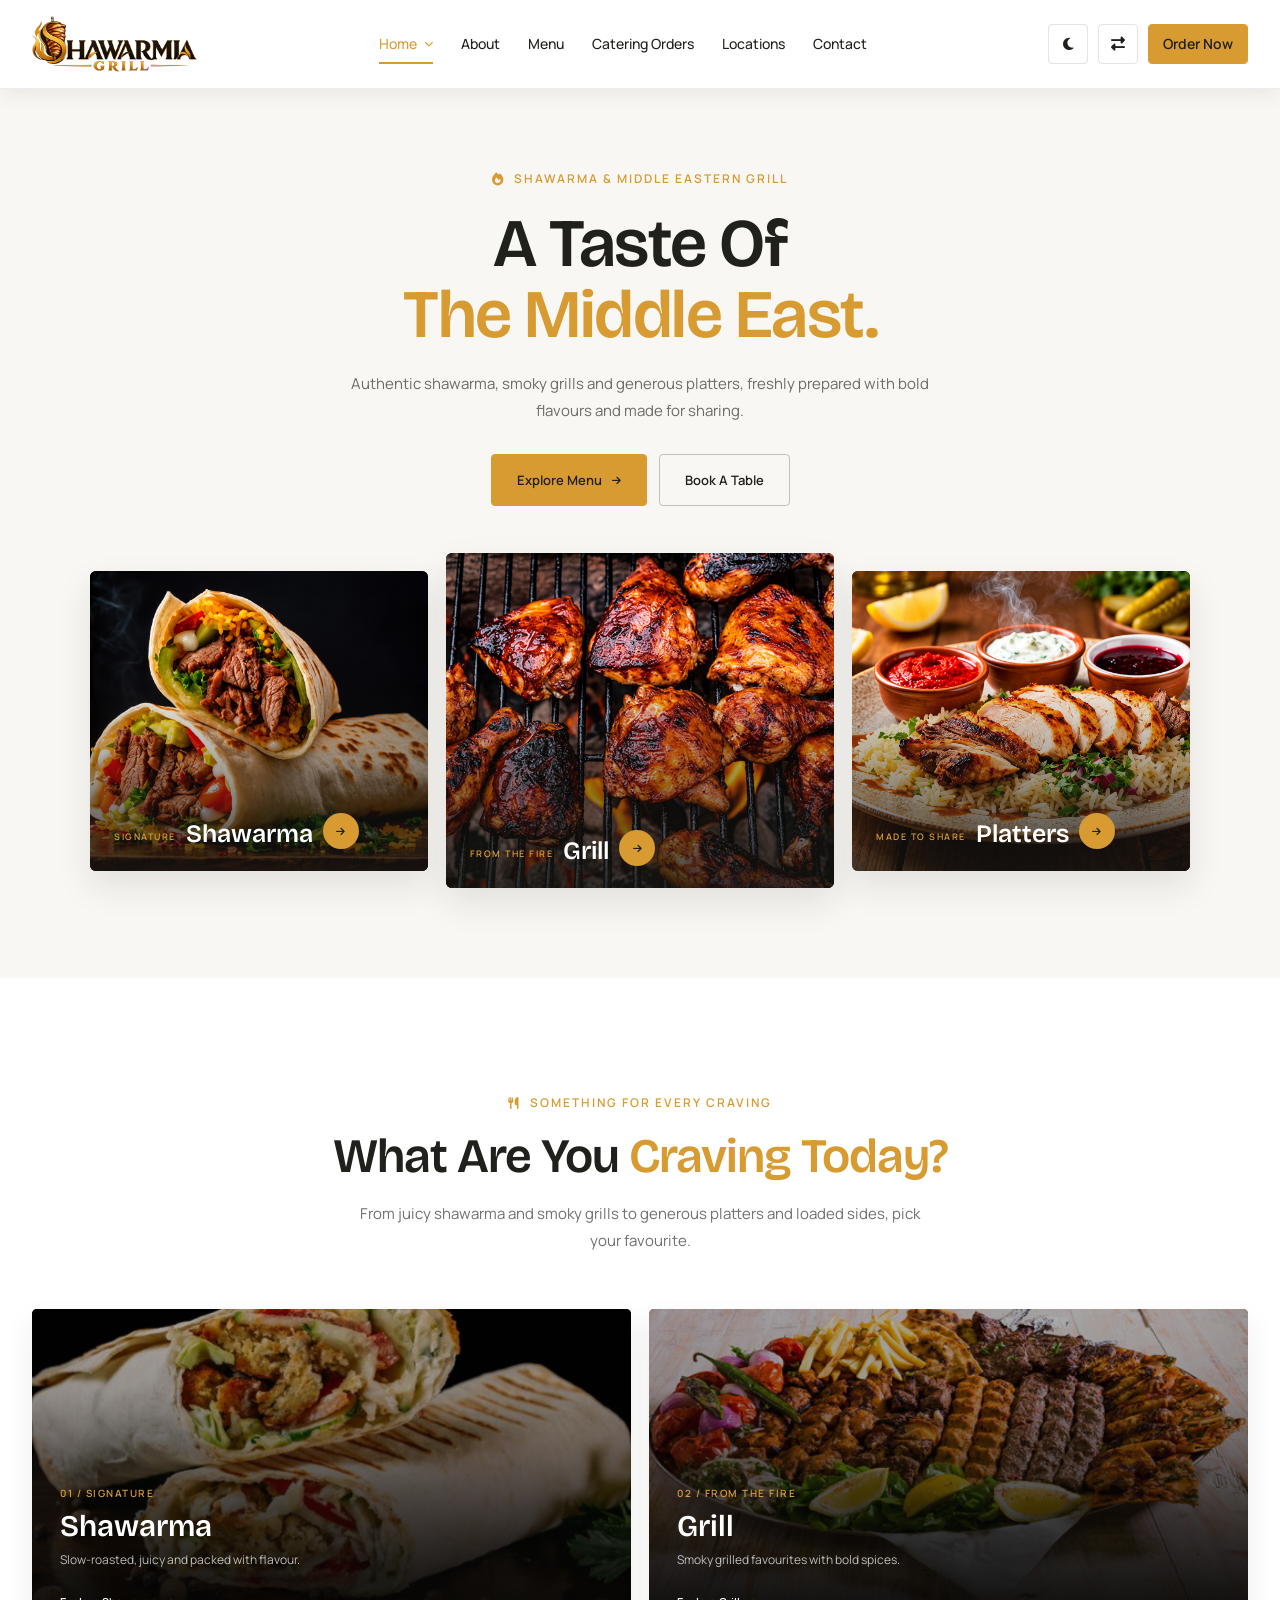
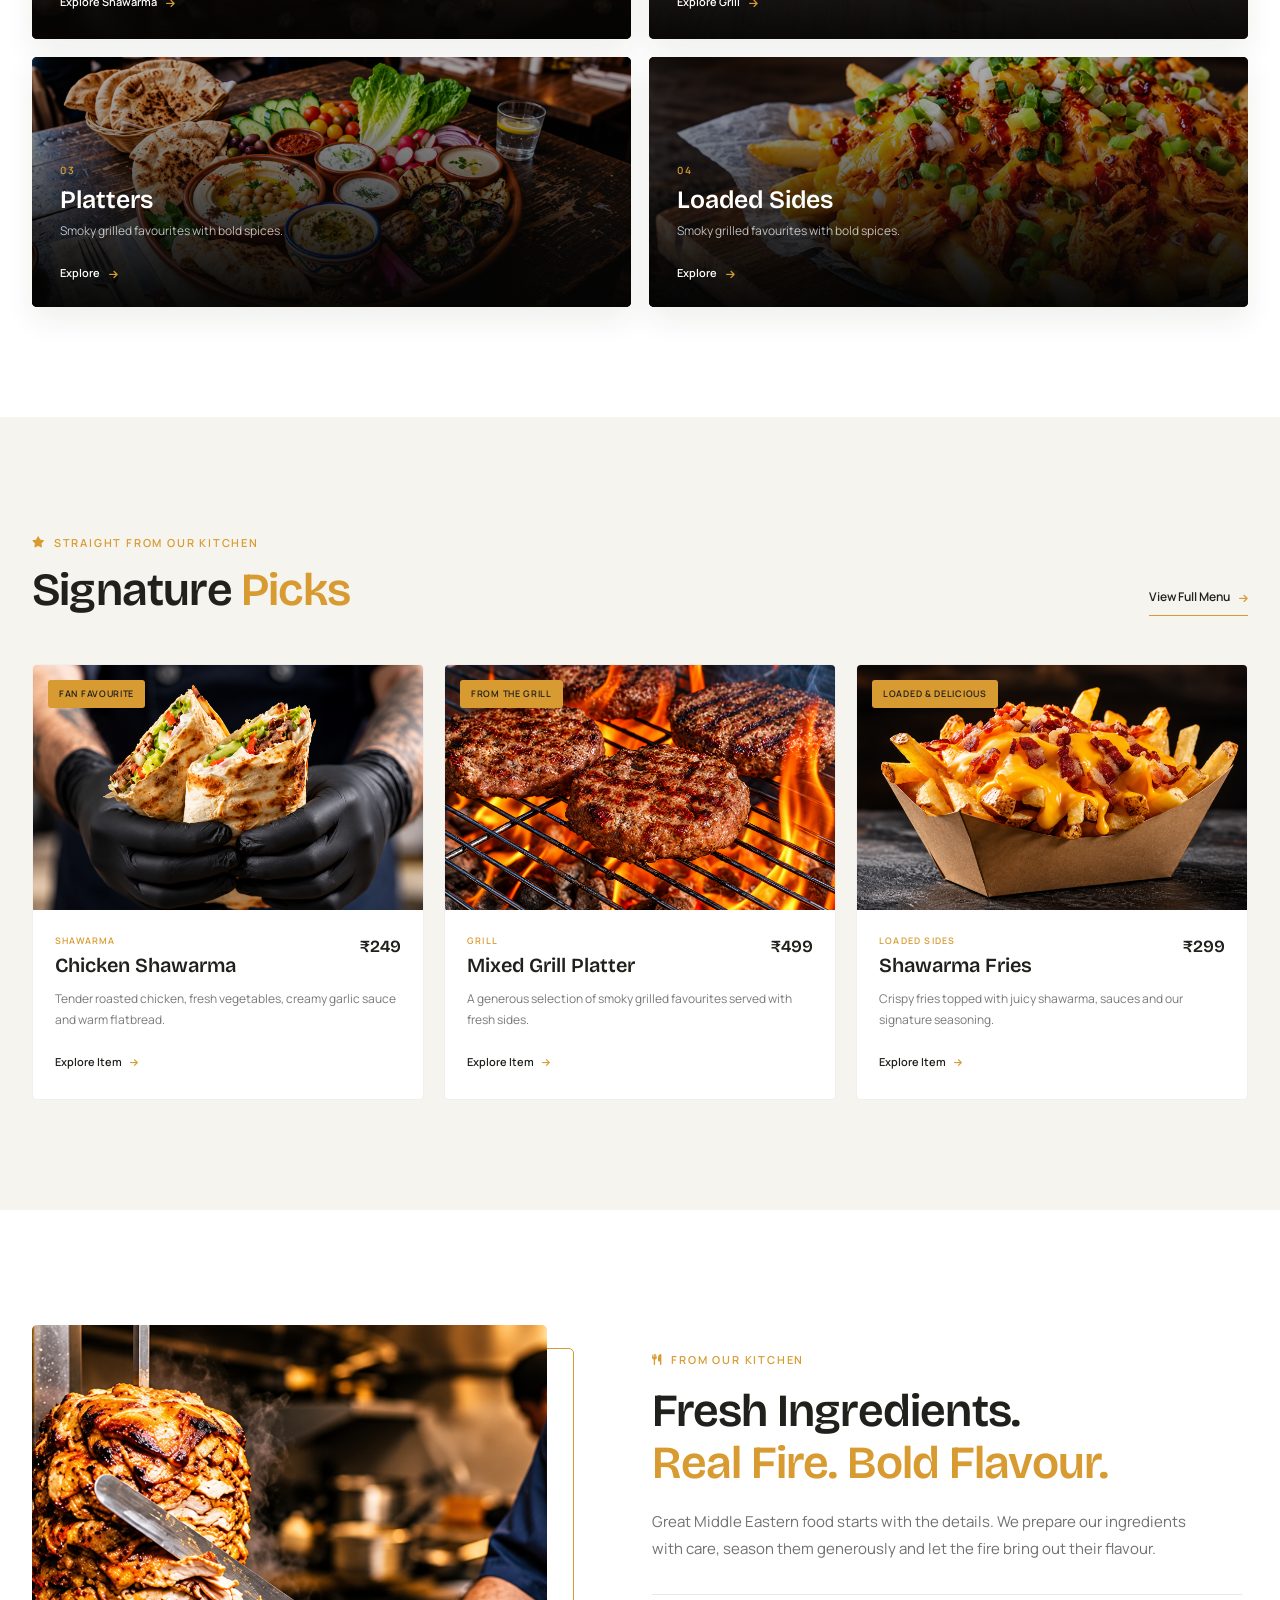
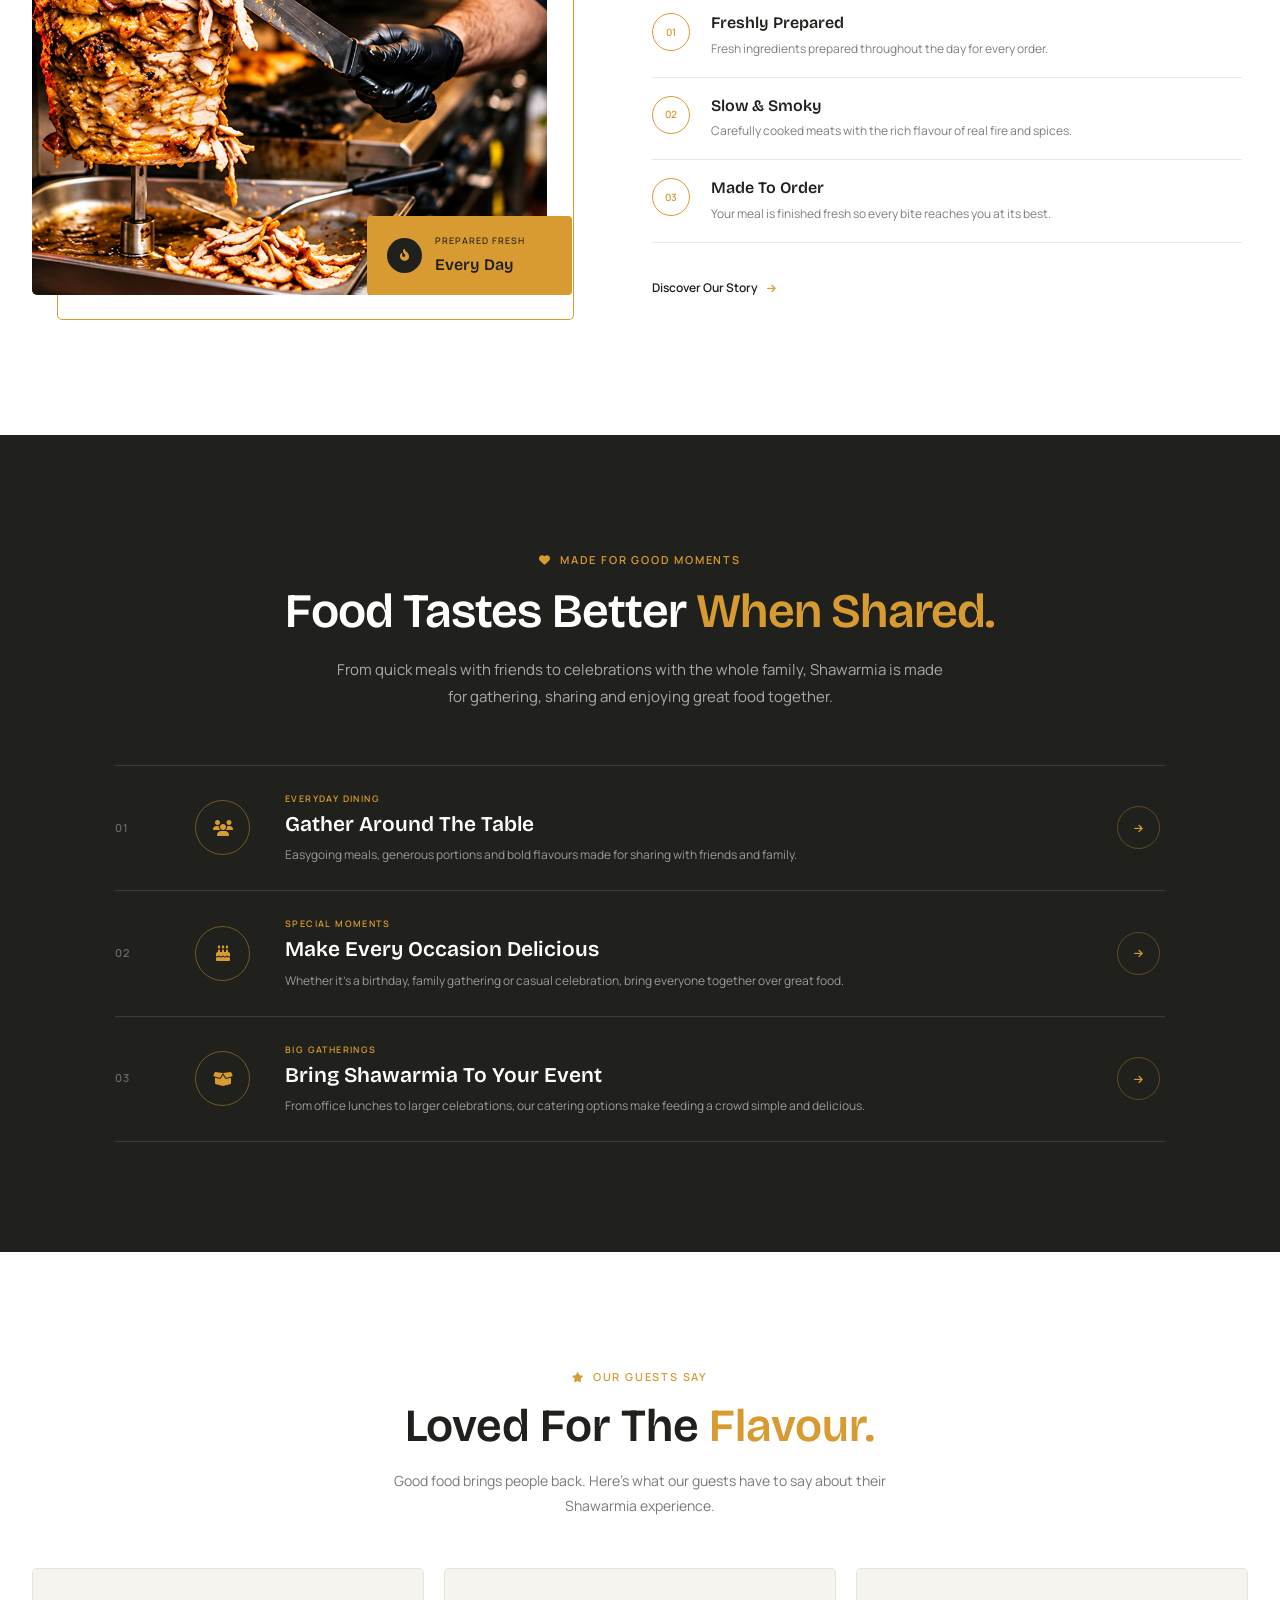
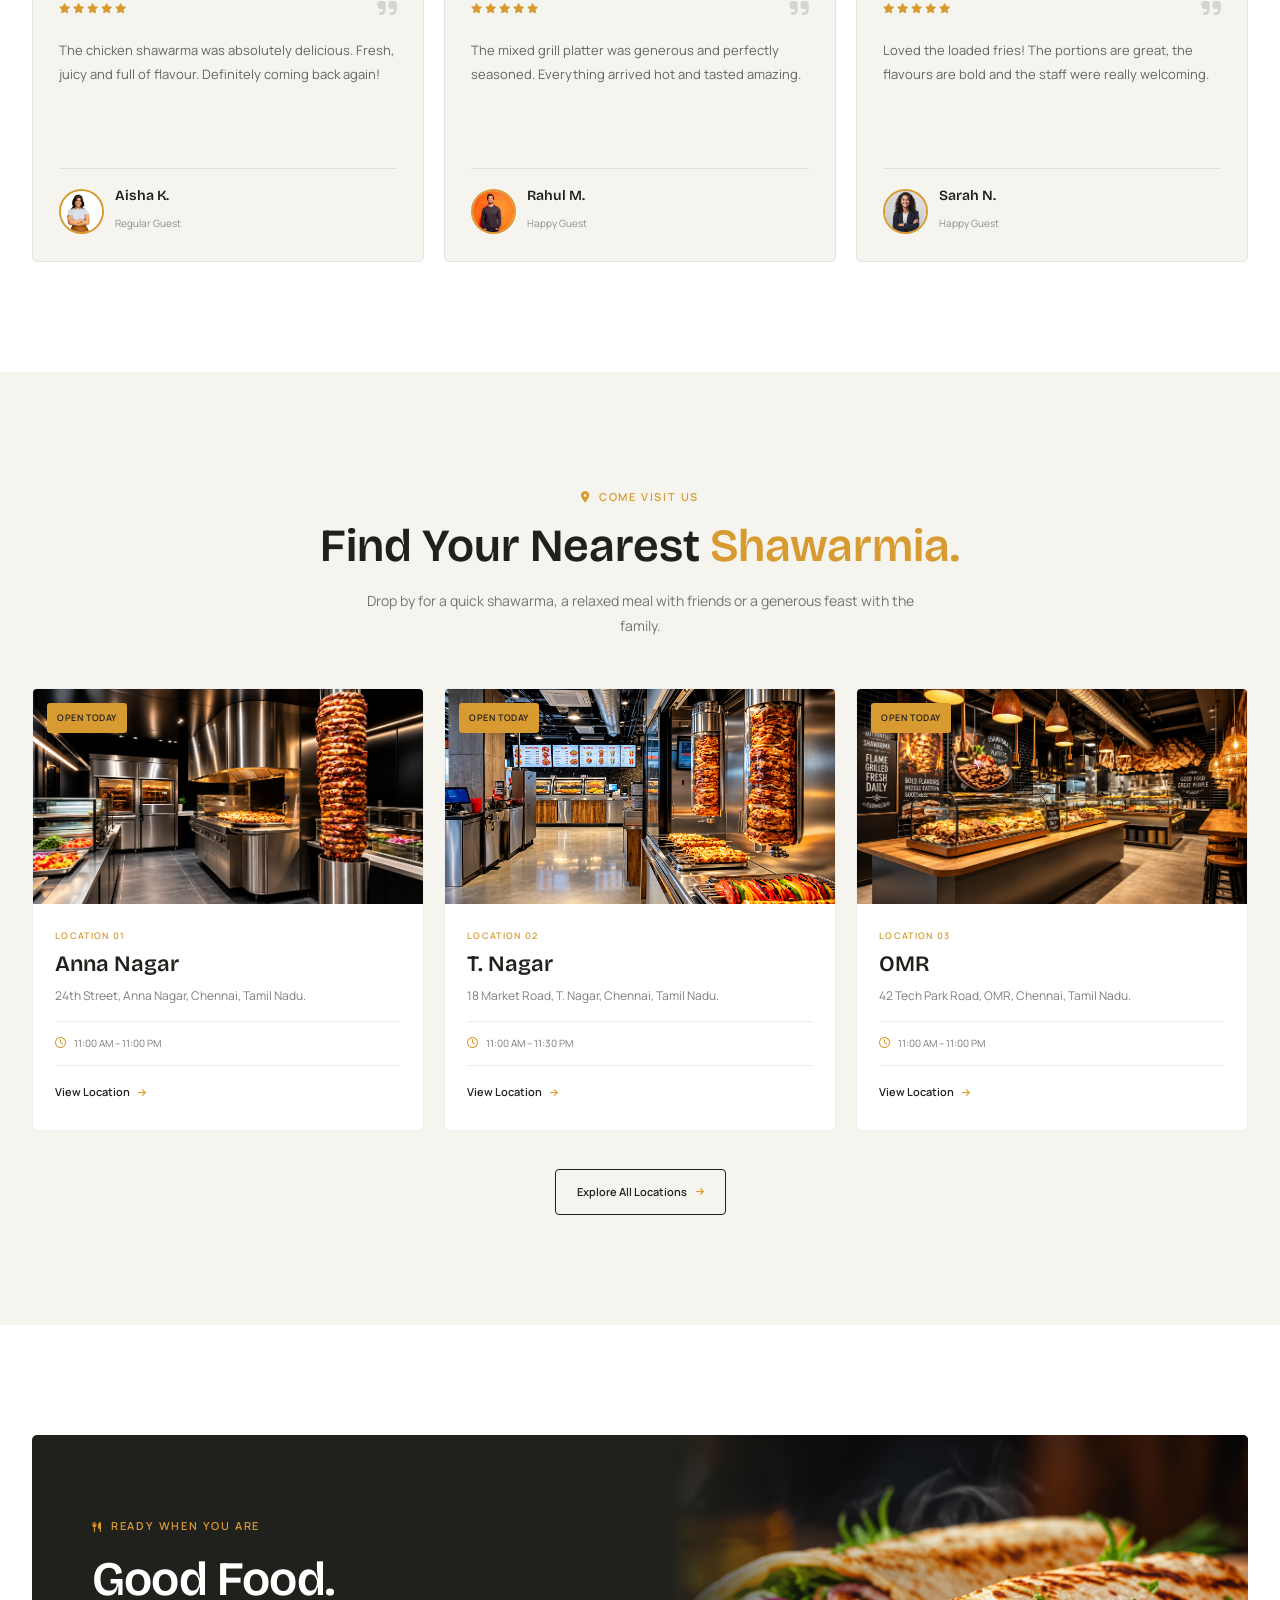
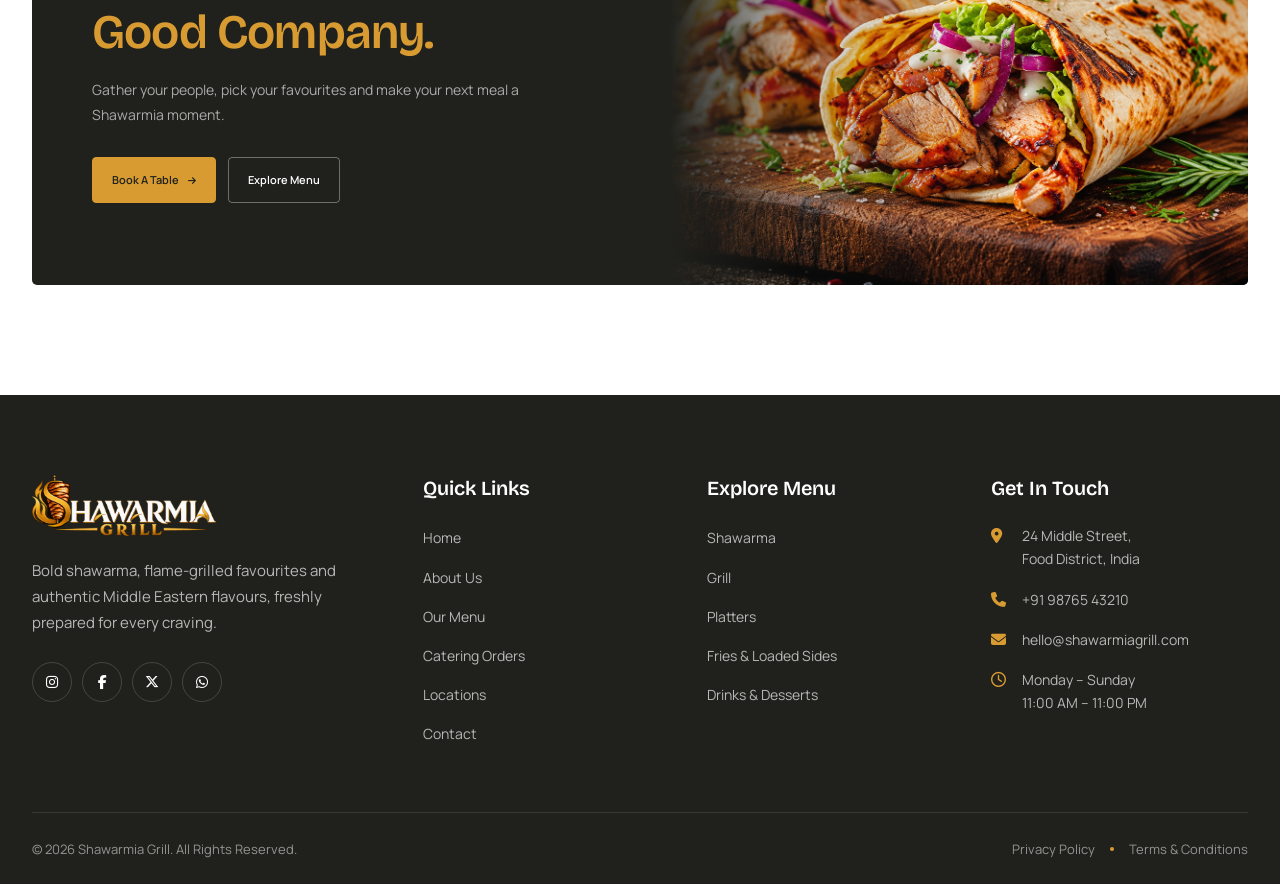
<file: home-2.html>
﻿<!DOCTYPE html>
<html lang="en-IN">

<head>
    <meta charset="UTF-8">
    <meta name="viewport" content="width=device-width, initial-scale=1.0">

    <title>Shawarmia Grill</title>

    <meta name="description"
        content="Shawarmia Grill serves flavorful Middle Eastern shawarma, flame-grilled dishes, platters, loaded sides, drinks and desserts.">

    <!-- Google Fonts -->
    <link rel="preconnect" href="https://fonts.googleapis.com">
    <link rel="preconnect" href="https://fonts.gstatic.com" crossorigin>

    <link rel="icon" type="image/png" href="images/favicon.png">

    <link
        href="https://fonts.googleapis.com/css2?family=Bricolage+Grotesque:opsz,wght@10..48,600&family=Manrope:wght@400;500;550&display=swap"
        rel="stylesheet">

    <!-- Font Awesome -->
    <link rel="stylesheet" href="https://cdnjs.cloudflare.com/ajax/libs/font-awesome/6.7.2/css/all.min.css">

    <!-- Main CSS -->
    <script src="js/theme-init.js"></script>
    <link rel="stylesheet" href="css/style.css">
</head>

<body>


    <!-- =========================
     HEADER
     ========================= -->
    <header class="site-header" id="siteHeader">
        <div class="container header-container">

            <!-- Logo -->
            <a href="index.html" class="site-logo" aria-label="Shawarmia Grill Home">
                <img src="images/logo.png" data-theme-light="images/logo.png" data-theme-dark="images/logo-light.png"
                    alt="Shawarmia Grill">
            </a>


            <!-- Desktop Navigation -->
            <nav class="main-navigation" id="mainNavigation">
                <ul class="nav-menu">

                    <!-- Home Dropdown -->
                    <li class="nav-item has-dropdown active">
                        <a href="index.html" class="nav-link">
                            Home
                            <i class="fa-solid fa-chevron-down dropdown-icon"></i>
                        </a>

                        <ul class="dropdown-menu">
                            <li>
                                <a href="index.html" class="dropdown-link">
                                    Home 1
                                </a>
                            </li>

                            <li>
                                <a href="home-2.html" class="dropdown-link active">
                                    Home 2
                                </a>
                            </li>
                        </ul>
                    </li>


                    <!-- About -->
                    <li class="nav-item">
                        <a href="about.html" class="nav-link">
                            About
                        </a>
                    </li>


                    <!-- Menu -->
                    <li class="nav-item">
                        <a href="menu.html" class="nav-link">
                            Menu
                        </a>

                    </li>

                    <!-- Catering -->
                    <li class="nav-item">
                        <a href="catering.html" class="nav-link">
                            Catering Orders
                        </a>
                    </li>


                    <!-- Locations -->
                    <li class="nav-item">
                        <a href="locations.html" class="nav-link">
                            Locations
                        </a>
                    </li>


                    <!-- Contact -->
                    <li class="nav-item">
                        <a href="contact.html" class="nav-link">
                            Contact
                        </a>
                    </li>

                </ul>
            </nav>


            <!-- Desktop Right Actions -->
            <div class="header-actions">

                <!-- Dark Mode -->
                <button type="button" class="header-action-btn theme-toggle" id="themeToggle"
                    aria-label="Toggle dark mode" title="Toggle dark mode">
                    <i class="fa-solid fa-moon"></i>
                </button>


                <!-- RTL -->
                <button type="button" class="header-action-btn rtl-toggle" id="rtlToggle" aria-label="Toggle RTL mode"
                    title="Toggle RTL mode">
                    <i class="fa-solid fa-right-left"></i>
                </button>

                <!-- Login -->
                <a href="order.html" class="login-btn">
                    <span>Order Now</span>
                </a>

            </div>


            <!-- Mobile Menu Toggle -->
            <button type="button" class="mobile-menu-toggle" id="mobileMenuToggle" aria-label="Open navigation menu"
                aria-expanded="false">

                <span></span>
                <span></span>
                <span></span>

            </button>

        </div>


        <!-- Mobile Navigation -->
        <div class="mobile-navigation" id="mobileNavigation">

            <nav class="mobile-nav-inner">

                <ul class="mobile-nav-menu">

                    <!-- Home -->
                    <li class="mobile-nav-item mobile-has-dropdown">

                        <button type="button" class="mobile-nav-link mobile-dropdown-toggle">

                            <span>Home</span>
                            <i class="fa-solid fa-chevron-down"></i>

                        </button>

                        <ul class="mobile-dropdown-menu">

                            <li>
                                <a href="index.html" class="mobile-dropdown-link active">
                                    Home 1
                                </a>
                            </li>

                            <li>
                                <a href="home-2.html" class="mobile-dropdown-link">
                                    Home 2
                                </a>
                            </li>

                        </ul>

                    </li>


                    <!-- About -->
                    <li class="mobile-nav-item">
                        <a href="about.html" class="mobile-nav-link">
                            About
                        </a>
                    </li>


                    <!-- Menu -->
                    <li class="mobile-nav-item">

                        <a href="menu.html" class="mobile-nav-link">
                            Menu
                        </a>

                    </li>


                    <!-- Catering -->
                    <li class="mobile-nav-item">
                        <a href="catering.html" class="mobile-nav-link">
                            Catering Orders
                        </a>
                    </li>


                    <!-- Locations -->
                    <li class="mobile-nav-item">
                        <a href="locations.html" class="mobile-nav-link">
                            Locations
                        </a>
                    </li>


                    <!-- Contact -->
                    <li class="mobile-nav-item">
                        <a href="contact.html" class="mobile-nav-link">
                            Contact
                        </a>
                    </li>

                </ul>


                <!-- Mobile Actions -->
                <div class="mobile-header-actions">

                    <button type="button" class="mobile-action-btn theme-toggle" id="mobileThemeToggle">

                        <i class="fa-solid fa-moon"></i>
                        <span>Dark Mode</span>

                    </button>


                    <button type="button" class="mobile-action-btn rtl-toggle" id="mobileRtlToggle">

                        <i class="fa-solid fa-right-left"></i>
                        <span>RTL Mode</span>

                    </button>

                    <a href="order.html" class="mobile-login-btn">

                        <span>Order Now</span>

                    </a>

                </div>

            </nav>

        </div>

    </header>



    <!-- =========================================
     HOME 2 HERO
========================================= -->

    <section class="home-two-hero">

        <div class="container">

            <div class="home-two-hero-content">

                <span class="home-two-hero-eyebrow">
                    <i class="fa-solid fa-fire"></i>
                    Shawarma & Middle Eastern Grill
                </span>

                <h1>
                    A Taste Of
                    <span>The Middle East.</span>
                </h1>

                <p>
                    Authentic shawarma, smoky grills and generous platters,
                    freshly prepared with bold flavours and made for sharing.
                </p>

                <div class="home-two-hero-actions">

                    <a href="menu.html" class="home-two-hero-primary">

                        Explore Menu
                        <i class="fa-solid fa-arrow-right"></i>

                    </a>

                    <a href="booking.html" class="home-two-hero-secondary">

                        Book A Table

                    </a>

                </div>

            </div>


            <!-- Food Showcase -->

            <div class="home-two-food-showcase">

                <!-- Shawarma -->

                <a href="menu.html#shawarma" class="home-two-food-card">

                    <div class="home-two-food-image">

                        <img src="images/shawarma.jpg" alt="Shawarma">

                    </div>

                    <div class="home-two-food-card-content">

                        <span>Signature</span>

                        <h3>Shawarma</h3>

                        <i class="fa-solid fa-arrow-right"></i>

                    </div>

                </a>


                <!-- Grill -->

                <a href="menu.html#grill" class="home-two-food-card home-two-food-card-featured">

                    <div class="home-two-food-image">

                        <img src="images/grill.jpg" alt="Middle Eastern Grill">

                    </div>

                    <div class="home-two-food-card-content">

                        <span>From The Fire</span>

                        <h3>Grill</h3>

                        <i class="fa-solid fa-arrow-right"></i>

                    </div>

                </a>


                <!-- Platters -->

                <a href="menu.html#platters" class="home-two-food-card">

                    <div class="home-two-food-image">

                        <img src="images/platters.jpg" alt="Middle Eastern Platters">

                    </div>

                    <div class="home-two-food-card-content">

                        <span>Made To Share</span>

                        <h3>Platters</h3>

                        <i class="fa-solid fa-arrow-right"></i>

                    </div>

                </a>

            </div>

        </div>

    </section>

    <!-- =========================================
     HOME 2 - SECTION 2
     CHOOSE YOUR CRAVING
========================================= -->

    <section class="home-two-cravings">

        <div class="container">

            <div class="home-two-cravings-heading">

                <span class="home-two-cravings-eyebrow">
                    <i class="fa-solid fa-utensils"></i>
                    Something For Every Craving
                </span>

                <h2>
                    What Are You
                    <span>Craving Today?</span>
                </h2>

                <p>
                    From juicy shawarma and smoky grills to generous
                    platters and loaded sides, pick your favourite.
                </p>

            </div>


            <div class="home-two-cravings-grid">

                <!-- Shawarma -->

                <a href="menu.html#shawarma" class="home-two-craving-card home-two-craving-main">

                    <div class="home-two-craving-image">

                        <img src="images/b1.jpg" alt="Shawarma">

                    </div>

                    <div class="home-two-craving-content">

                        <span>01 / Signature</span>

                        <h3>Shawarma</h3>

                        <p>
                            Slow-roasted, juicy and packed with flavour.
                        </p>

                        <div class="home-two-craving-link">
                            Explore Shawarma
                            <i class="fa-solid fa-arrow-right"></i>
                        </div>

                    </div>

                </a>


                <!-- Grill -->

                <a href="menu.html#grill" class="home-two-craving-card home-two-craving-main">

                    <div class="home-two-craving-image">

                        <img src="images/b2.jpg" alt="Middle Eastern Grill">

                    </div>

                    <div class="home-two-craving-content">

                        <span>02 / From The Fire</span>

                        <h3>Grill</h3>

                        <p>
                            Smoky grilled favourites with bold spices.
                        </p>

                        <div class="home-two-craving-link">
                            Explore Grill
                            <i class="fa-solid fa-arrow-right"></i>
                        </div>

                    </div>

                </a>


                <!-- Platters -->

                <a href="menu.html#platters" class="home-two-craving-card home-two-craving-small">

                    <div class="home-two-craving-image">

                        <img src="images/b3.jpg" alt="Middle Eastern Platters">

                    </div>

                    <div class="home-two-craving-content">

                        <span>03</span>

                        <h3>Platters</h3>

                        <p>
                            Smoky grilled favourites with bold spices.
                        </p>

                        <div class="home-two-craving-link">
                            Explore
                            <i class="fa-solid fa-arrow-right"></i>
                        </div>

                    </div>

                </a>


                <!-- Loaded Sides -->

                <a href="menu.html#fries-loaded-sides" class="home-two-craving-card home-two-craving-small">

                    <div class="home-two-craving-image">

                        <img src="images/b4.jpg" alt="Loaded fries and sides">

                    </div>

                    <div class="home-two-craving-content">

                        <span>04</span>

                        <h3>Loaded Sides</h3>

                        <p>
                            Smoky grilled favourites with bold spices.
                        </p>

                        <div class="home-two-craving-link">
                            Explore
                            <i class="fa-solid fa-arrow-right"></i>
                        </div>

                    </div>

                </a>

            </div>

        </div>

    </section>

    <!-- =========================================
     HOME 2 - SECTION 3
     SIGNATURE PICKS
========================================= -->

    <section class="home-two-signature">

        <div class="container">

            <div class="home-two-signature-heading">

                <div class="home-two-signature-title">

                    <span class="home-two-signature-eyebrow">
                        <i class="fa-solid fa-star"></i>
                        Straight From Our Kitchen
                    </span>

                    <h2>
                        Signature
                        <span>Picks</span>
                    </h2>

                </div>

                <a href="menu.html" class="home-two-signature-view">

                    View Full Menu
                    <i class="fa-solid fa-arrow-right"></i>

                </a>

            </div>


            <div class="home-two-signature-grid">

                <!-- Item 01 -->

                <article class="home-two-signature-card">

                    <div class="home-two-signature-image">

                        <img src="images/b5.jpg" alt="Signature chicken shawarma">

                        <span class="home-two-signature-badge">
                            Fan Favourite
                        </span>

                    </div>

                    <div class="home-two-signature-content">

                        <div class="home-two-signature-top">

                            <div>

                                <span class="home-two-signature-category">
                                    Shawarma
                                </span>

                                <h3>
                                    Chicken Shawarma
                                </h3>

                            </div>

                            <strong>
                                ₹249
                            </strong>

                        </div>

                        <p>
                            Tender roasted chicken, fresh vegetables,
                            creamy garlic sauce and warm flatbread.
                        </p>

                        <a href="menu.html#shawarma" class="home-two-signature-link">

                            Explore Item
                            <i class="fa-solid fa-arrow-right"></i>

                        </a>

                    </div>

                </article>


                <!-- Item 02 -->

                <article class="home-two-signature-card">

                    <div class="home-two-signature-image">

                        <img src="images/b6.jpg" alt="Signature Middle Eastern mixed grill">

                        <span class="home-two-signature-badge">
                            From The Grill
                        </span>

                    </div>

                    <div class="home-two-signature-content">

                        <div class="home-two-signature-top">

                            <div>

                                <span class="home-two-signature-category">
                                    Grill
                                </span>

                                <h3>
                                    Mixed Grill Platter
                                </h3>

                            </div>

                            <strong>
                                ₹499
                            </strong>

                        </div>

                        <p>
                            A generous selection of smoky grilled
                            favourites served with fresh sides.
                        </p>

                        <a href="menu.html#grill" class="home-two-signature-link">

                            Explore Item
                            <i class="fa-solid fa-arrow-right"></i>

                        </a>

                    </div>

                </article>


                <!-- Item 03 -->

                <article class="home-two-signature-card">

                    <div class="home-two-signature-image">

                        <img src="images/b7.jpg" alt="Loaded shawarma fries">

                        <span class="home-two-signature-badge">
                            Loaded & Delicious
                        </span>

                    </div>

                    <div class="home-two-signature-content">

                        <div class="home-two-signature-top">

                            <div>

                                <span class="home-two-signature-category">
                                    Loaded Sides
                                </span>

                                <h3>
                                    Shawarma Fries
                                </h3>

                            </div>

                            <strong>
                                ₹299
                            </strong>

                        </div>

                        <p>
                            Crispy fries topped with juicy shawarma,
                            sauces and our signature seasoning.
                        </p>

                        <a href="menu.html#fries-loaded-sides" class="home-two-signature-link">

                            Explore Item
                            <i class="fa-solid fa-arrow-right"></i>

                        </a>

                    </div>

                </article>

            </div>

        </div>

    </section>

    <!-- =========================================
     HOME 2 - SECTION 4
     FROM OUR KITCHEN TO YOUR TABLE
========================================= -->

    <section class="home-two-kitchen">

        <div class="container">

            <div class="home-two-kitchen-layout">

                <!-- Image -->

                <div class="home-two-kitchen-visual">

                    <div class="home-two-kitchen-image">

                        <img src="images/b8.jpg" alt="Fresh Middle Eastern food preparation">

                    </div>

                    <div class="home-two-kitchen-label">

                        <i class="fa-solid fa-fire-flame-curved"></i>

                        <div>
                            <span>Prepared Fresh</span>
                            <strong>Every Day</strong>
                        </div>

                    </div>

                </div>


                <!-- Content -->

                <div class="home-two-kitchen-content">

                    <span class="home-two-kitchen-eyebrow">
                        <i class="fa-solid fa-utensils"></i>
                        From Our Kitchen
                    </span>

                    <h2>
                        Fresh Ingredients.
                        <span>Real Fire. Bold Flavour.</span>
                    </h2>

                    <p>
                        Great Middle Eastern food starts with the details.
                        We prepare our ingredients with care, season them
                        generously and let the fire bring out their flavour.
                    </p>


                    <div class="home-two-kitchen-points">

                        <!-- Point 01 -->

                        <div class="home-two-kitchen-point">

                            <div class="home-two-kitchen-number">
                                01
                            </div>

                            <div>

                                <h3>
                                    Freshly Prepared
                                </h3>

                                <p>
                                    Fresh ingredients prepared throughout
                                    the day for every order.
                                </p>

                            </div>

                        </div>


                        <!-- Point 02 -->

                        <div class="home-two-kitchen-point">

                            <div class="home-two-kitchen-number">
                                02
                            </div>

                            <div>

                                <h3>
                                    Slow & Smoky
                                </h3>

                                <p>
                                    Carefully cooked meats with the rich
                                    flavour of real fire and spices.
                                </p>

                            </div>

                        </div>


                        <!-- Point 03 -->

                        <div class="home-two-kitchen-point">

                            <div class="home-two-kitchen-number">
                                03
                            </div>

                            <div>

                                <h3>
                                    Made To Order
                                </h3>

                                <p>
                                    Your meal is finished fresh so every
                                    bite reaches you at its best.
                                </p>

                            </div>

                        </div>

                    </div>


                    <a href="about.html" class="home-two-kitchen-link">

                        Discover Our Story

                        <i class="fa-solid fa-arrow-right"></i>

                    </a>

                </div>

            </div>

        </div>

    </section>

    <!-- =========================================
     HOME 2 - SECTION 5
     BUILT AROUND SHARING
========================================= -->

    <section class="home-two-sharing">

        <div class="container">

            <div class="home-two-sharing-heading">

                <span class="home-two-sharing-eyebrow">
                    <i class="fa-solid fa-heart"></i>
                    Made For Good Moments
                </span>

                <h2>
                    Food Tastes Better
                    <span>When Shared.</span>
                </h2>

                <p>
                    From quick meals with friends to celebrations with
                    the whole family, Shawarmia is made for gathering,
                    sharing and enjoying great food together.
                </p>

            </div>


            <div class="home-two-sharing-list">

                <!-- Experience 01 -->

                <div class="home-two-sharing-item">

                    <div class="home-two-sharing-number">
                        01
                    </div>

                    <div class="home-two-sharing-icon">
                        <i class="fa-solid fa-users"></i>
                    </div>

                    <div class="home-two-sharing-content">

                        <span>Everyday Dining</span>

                        <h3>
                            Gather Around The Table
                        </h3>

                        <p>
                            Easygoing meals, generous portions and
                            bold flavours made for sharing with friends
                            and family.
                        </p>

                    </div>

                    <a href="menu.html" class="home-two-sharing-arrow" aria-label="Explore menu">

                        <i class="fa-solid fa-arrow-right"></i>

                    </a>

                </div>


                <!-- Experience 02 -->

                <div class="home-two-sharing-item">

                    <div class="home-two-sharing-number">
                        02
                    </div>

                    <div class="home-two-sharing-icon">
                        <i class="fa-solid fa-cake-candles"></i>
                    </div>

                    <div class="home-two-sharing-content">

                        <span>Special Moments</span>

                        <h3>
                            Make Every Occasion Delicious
                        </h3>

                        <p>
                            Whether it's a birthday, family gathering
                            or casual celebration, bring everyone
                            together over great food.
                        </p>

                    </div>

                    <a href="catering-orders.html" class="home-two-sharing-arrow" aria-label="Explore catering">

                        <i class="fa-solid fa-arrow-right"></i>

                    </a>

                </div>


                <!-- Experience 03 -->

                <div class="home-two-sharing-item">

                    <div class="home-two-sharing-number">
                        03
                    </div>

                    <div class="home-two-sharing-icon">
                        <i class="fa-solid fa-box-open"></i>
                    </div>

                    <div class="home-two-sharing-content">

                        <span>Big Gatherings</span>

                        <h3>
                            Bring Shawarmia To Your Event
                        </h3>

                        <p>
                            From office lunches to larger celebrations,
                            our catering options make feeding a crowd
                            simple and delicious.
                        </p>

                    </div>

                    <a href="catering-orders.html" class="home-two-sharing-arrow" aria-label="View catering options">

                        <i class="fa-solid fa-arrow-right"></i>

                    </a>

                </div>

            </div>

        </div>

    </section>

    <!-- =========================================
     HOME 2 - SECTION 6
     CUSTOMER REVIEWS
========================================= -->

    <section class="home-two-reviews">

        <div class="container">

            <div class="home-two-reviews-heading">

                <span class="home-two-reviews-eyebrow">
                    <i class="fa-solid fa-star"></i>
                    Our Guests Say
                </span>

                <h2>
                    Loved For The
                    <span>Flavour.</span>
                </h2>

                <p>
                    Good food brings people back. Here's what our guests
                    have to say about their Shawarmia experience.
                </p>

            </div>


            <div class="home-two-reviews-grid">

                <!-- Review 01 -->

                <article class="home-two-review-card">

                    <div class="home-two-review-top">

                        <div class="home-two-review-stars">

                            <i class="fa-solid fa-star"></i>
                            <i class="fa-solid fa-star"></i>
                            <i class="fa-solid fa-star"></i>
                            <i class="fa-solid fa-star"></i>
                            <i class="fa-solid fa-star"></i>

                        </div>

                        <i class="fa-solid fa-quote-right
                              home-two-review-quote"></i>

                    </div>

                    <p class="home-two-review-text">
                        The chicken shawarma was absolutely delicious.
                        Fresh, juicy and full of flavour. Definitely
                        coming back again!
                    </p>

                    <div class="home-two-review-person">

                        <div class="home-two-review-avatar">
                            <img src="images/b9.jpg" alt="Customer review">
                        </div>

                        <div>
                            <h3>Aisha K.</h3>
                            <span>Regular Guest</span>
                        </div>

                    </div>

                </article>


                <!-- Review 02 -->

                <article class="home-two-review-card">

                    <div class="home-two-review-top">

                        <div class="home-two-review-stars">

                            <i class="fa-solid fa-star"></i>
                            <i class="fa-solid fa-star"></i>
                            <i class="fa-solid fa-star"></i>
                            <i class="fa-solid fa-star"></i>
                            <i class="fa-solid fa-star"></i>

                        </div>

                        <i class="fa-solid fa-quote-right
                              home-two-review-quote"></i>

                    </div>

                    <p class="home-two-review-text">
                        The mixed grill platter was generous and
                        perfectly seasoned. Everything arrived hot
                        and tasted amazing.
                    </p>

                    <div class="home-two-review-person">

                        <div class="home-two-review-avatar">
                            <img src="images/b10.jpg" alt="Customer review">
                        </div>

                        <div>
                            <h3>Rahul M.</h3>
                            <span>Happy Guest</span>
                        </div>

                    </div>

                </article>


                <!-- Review 03 -->

                <article class="home-two-review-card">

                    <div class="home-two-review-top">

                        <div class="home-two-review-stars">

                            <i class="fa-solid fa-star"></i>
                            <i class="fa-solid fa-star"></i>
                            <i class="fa-solid fa-star"></i>
                            <i class="fa-solid fa-star"></i>
                            <i class="fa-solid fa-star"></i>

                        </div>

                        <i class="fa-solid fa-quote-right
                              home-two-review-quote"></i>

                    </div>

                    <p class="home-two-review-text">
                        Loved the loaded fries! The portions are great,
                        the flavours are bold and the staff were really
                        welcoming.
                    </p>

                    <div class="home-two-review-person">

                        <div class="home-two-review-avatar">
                            <img src="images/b11.jpg" alt="Customer review">
                        </div>

                        <div>
                            <h3>Sarah N.</h3>
                            <span>Happy Guest</span>
                        </div>

                    </div>

                </article>

            </div>

        </div>

    </section>

    <!-- =========================================
     HOME 2 - SECTION 7
     FIND YOUR NEAREST SHAWARMIA
========================================= -->

    <section class="home-two-locations">

        <div class="container">

            <div class="home-two-locations-heading">

                <span class="home-two-locations-eyebrow">
                    <i class="fa-solid fa-location-dot"></i>
                    Come Visit Us
                </span>

                <h2>
                    Find Your Nearest
                    <span>Shawarmia.</span>
                </h2>

                <p>
                    Drop by for a quick shawarma, a relaxed meal with
                    friends or a generous feast with the family.
                </p>

            </div>


            <div class="home-two-locations-grid">

                <!-- Location 01 -->

                <article class="home-two-location-card">

                    <div class="home-two-location-image">

                        <img src="images/b12.jpg" alt="Shawarmia restaurant location">

                        <span class="home-two-location-status">
                            Open Today
                        </span>

                    </div>

                    <div class="home-two-location-content">

                        <span class="home-two-location-number">
                            Location 01
                        </span>

                        <h3>
                            Anna Nagar
                        </h3>

                        <p>
                            24th Street, Anna Nagar,
                            Chennai, Tamil Nadu.
                        </p>

                        <div class="home-two-location-meta">

                            <span>
                                <i class="fa-regular fa-clock"></i>
                                11:00 AM – 11:00 PM
                            </span>

                        </div>

                        <a href="locations.html" class="home-two-location-link">

                            View Location

                            <i class="fa-solid fa-arrow-right"></i>

                        </a>

                    </div>

                </article>


                <!-- Location 02 -->

                <article class="home-two-location-card">

                    <div class="home-two-location-image">

                        <img src="images/b13.jpg" alt="Shawarmia restaurant location">

                        <span class="home-two-location-status">
                            Open Today
                        </span>

                    </div>

                    <div class="home-two-location-content">

                        <span class="home-two-location-number">
                            Location 02
                        </span>

                        <h3>
                            T. Nagar
                        </h3>

                        <p>
                            18 Market Road, T. Nagar,
                            Chennai, Tamil Nadu.
                        </p>

                        <div class="home-two-location-meta">

                            <span>
                                <i class="fa-regular fa-clock"></i>
                                11:00 AM – 11:30 PM
                            </span>

                        </div>

                        <a href="locations.html" class="home-two-location-link">

                            View Location

                            <i class="fa-solid fa-arrow-right"></i>

                        </a>

                    </div>

                </article>


                <!-- Location 03 -->

                <article class="home-two-location-card">

                    <div class="home-two-location-image">

                        <img src="images/b14.jpg" alt="Shawarmia restaurant location">

                        <span class="home-two-location-status">
                            Open Today
                        </span>

                    </div>

                    <div class="home-two-location-content">

                        <span class="home-two-location-number">
                            Location 03
                        </span>

                        <h3>
                            OMR
                        </h3>

                        <p>
                            42 Tech Park Road, OMR,
                            Chennai, Tamil Nadu.
                        </p>

                        <div class="home-two-location-meta">

                            <span>
                                <i class="fa-regular fa-clock"></i>
                                11:00 AM – 11:00 PM
                            </span>

                        </div>

                        <a href="locations.html" class="home-two-location-link">

                            View Location

                            <i class="fa-solid fa-arrow-right"></i>

                        </a>

                    </div>

                </article>

            </div>


            <div class="home-two-locations-bottom">

                <a href="locations.html" class="home-two-locations-button">

                    Explore All Locations

                    <i class="fa-solid fa-arrow-right"></i>

                </a>

            </div>

        </div>

    </section>


    <!-- =========================================
     HOME 2 - SECTION 8
     FINAL CTA
========================================= -->

    <section class="home-two-final-cta">

        <div class="container">

            <div class="home-two-final-cta-box">

                <div class="home-two-final-cta-content">

                    <span class="home-two-final-cta-eyebrow">
                        <i class="fa-solid fa-utensils"></i>
                        Ready When You Are
                    </span>

                    <h2>
                        Good Food.
                        <span>Good Company.</span>
                    </h2>

                    <p>
                        Gather your people, pick your favourites and
                        make your next meal a Shawarmia moment.
                    </p>

                    <div class="home-two-final-cta-actions">

                        <a href="booking.html" class="home-two-final-cta-primary">

                            Book A Table

                            <i class="fa-solid fa-arrow-right"></i>

                        </a>

                        <a href="menu.html" class="home-two-final-cta-secondary">

                            Explore Menu

                        </a>

                    </div>

                </div>

                <div class="home-two-final-cta-image">

                    <img src="images/a1.jpg" alt="Shawarmia signature food">

                </div>

            </div>

        </div>

    </section>


    <!-- =========================================================
     FOOTER
     ========================================================= -->
    <footer class="site-footer">

        <div class="container">

            <div class="footer-main">

                <!-- Brand -->
                <div class="footer-brand">

                    <a href="index.html" class="footer-logo">
                        <img src="images/logo-light.png" alt="Shawarmia Grill">
                    </a>

                    <p class="footer-description">
                        Bold shawarma, flame-grilled favourites and authentic
                        Middle Eastern flavours, freshly prepared for every craving.
                    </p>

                    <div class="footer-socials">

                        <a href="#" class="footer-social" aria-label="Instagram">
                            <i class="fa-brands fa-instagram"></i>
                        </a>

                        <a href="#" class="footer-social" aria-label="Facebook">
                            <i class="fa-brands fa-facebook-f"></i>
                        </a>

                        <a href="#" class="footer-social" aria-label="X">
                            <i class="fa-brands fa-x-twitter"></i>
                        </a>

                        <a href="#" class="footer-social" aria-label="WhatsApp">
                            <i class="fa-brands fa-whatsapp"></i>
                        </a>

                    </div>

                </div>


                <!-- Quick Links -->
                <div class="footer-column">

                    <h3 class="footer-title">Quick Links</h3>

                    <ul class="footer-links">

                        <li>
                            <a href="index.html">Home</a>
                        </li>

                        <li>
                            <a href="about.html">About Us</a>
                        </li>

                        <li>
                            <a href="menu.html">Our Menu</a>
                        </li>

                        <li>
                            <a href="catering.html">Catering Orders</a>
                        </li>

                        <li>
                            <a href="locations.html">Locations</a>
                        </li>

                        <li>
                            <a href="contact.html">Contact</a>
                        </li>

                    </ul>

                </div>


                <!-- Menu -->
                <div class="footer-column">

                    <h3 class="footer-title">Explore Menu</h3>

                    <ul class="footer-links">

                        <li>
                            <a href="menu.html#shawarma">Shawarma</a>
                        </li>

                        <li>
                            <a href="menu.html#grill">Grill</a>
                        </li>

                        <li>
                            <a href="menu.html#platters">Platters</a>
                        </li>

                        <li>
                            <a href="menu.html#loaded-sides">
                                Fries &amp; Loaded Sides
                            </a>
                        </li>

                        <li>
                            <a href="menu.html#drinks-desserts">
                                Drinks &amp; Desserts
                            </a>
                        </li>

                    </ul>

                </div>


                <!-- Contact -->
                <div class="footer-column footer-contact">

                    <h3 class="footer-title">Get In Touch</h3>

                    <div class="footer-contact-item">

                        <i class="fa-solid fa-location-dot"></i>

                        <p>
                            24 Middle Street,<br>
                            Food District, India
                        </p>

                    </div>

                    <div class="footer-contact-item">

                        <i class="fa-solid fa-phone"></i>

                        <a href="tel:+919876543210">
                            +91 98765 43210
                        </a>

                    </div>

                    <div class="footer-contact-item">

                        <i class="fa-solid fa-envelope"></i>

                        <a href="mailto:hello@shawarmiagrill.com">
                            hello@shawarmiagrill.com
                        </a>

                    </div>

                    <div class="footer-contact-item">

                        <i class="fa-regular fa-clock"></i>

                        <p>
                            Monday – Sunday<br>
                            11:00 AM – 11:00 PM
                        </p>

                    </div>

                </div>

            </div>


            <!-- Footer Bottom -->

            <div class="footer-bottom">

                <p>
                    © 2026 Shawarmia Grill. All Rights Reserved.
                </p>

                <div class="footer-bottom-links">

                    <a href="#">Privacy Policy</a>

                    <span></span>

                    <a href="#">Terms &amp; Conditions</a>

                </div>

            </div>

        </div>

    </footer>

    <!-- Scroll To Top -->
    <button class="scroll-top-btn" id="scrollTopBtn" type="button" aria-label="Scroll to top">
        <i class="fa-solid fa-arrow-up"></i>
    </button>

    <!-- Main JS -->
    <script src="js/main.js"></script>

</body>

</html>
</file>
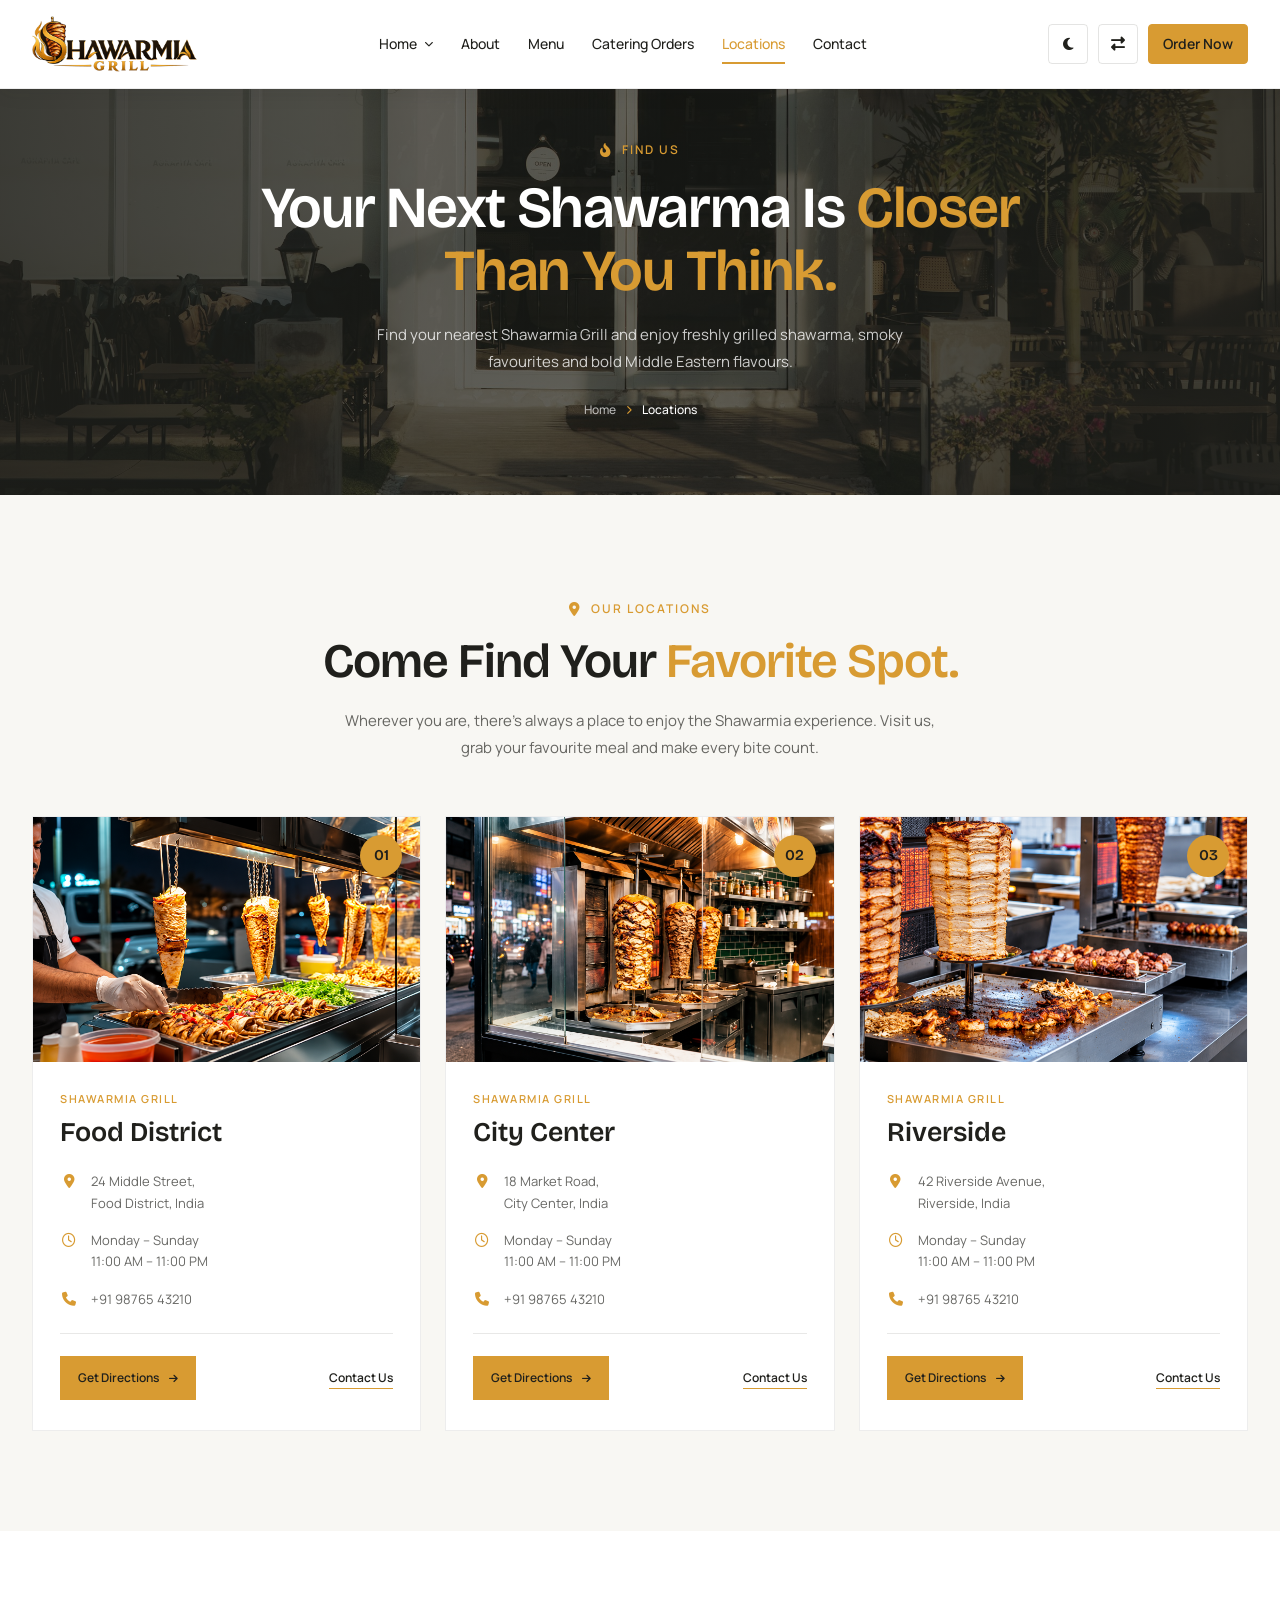
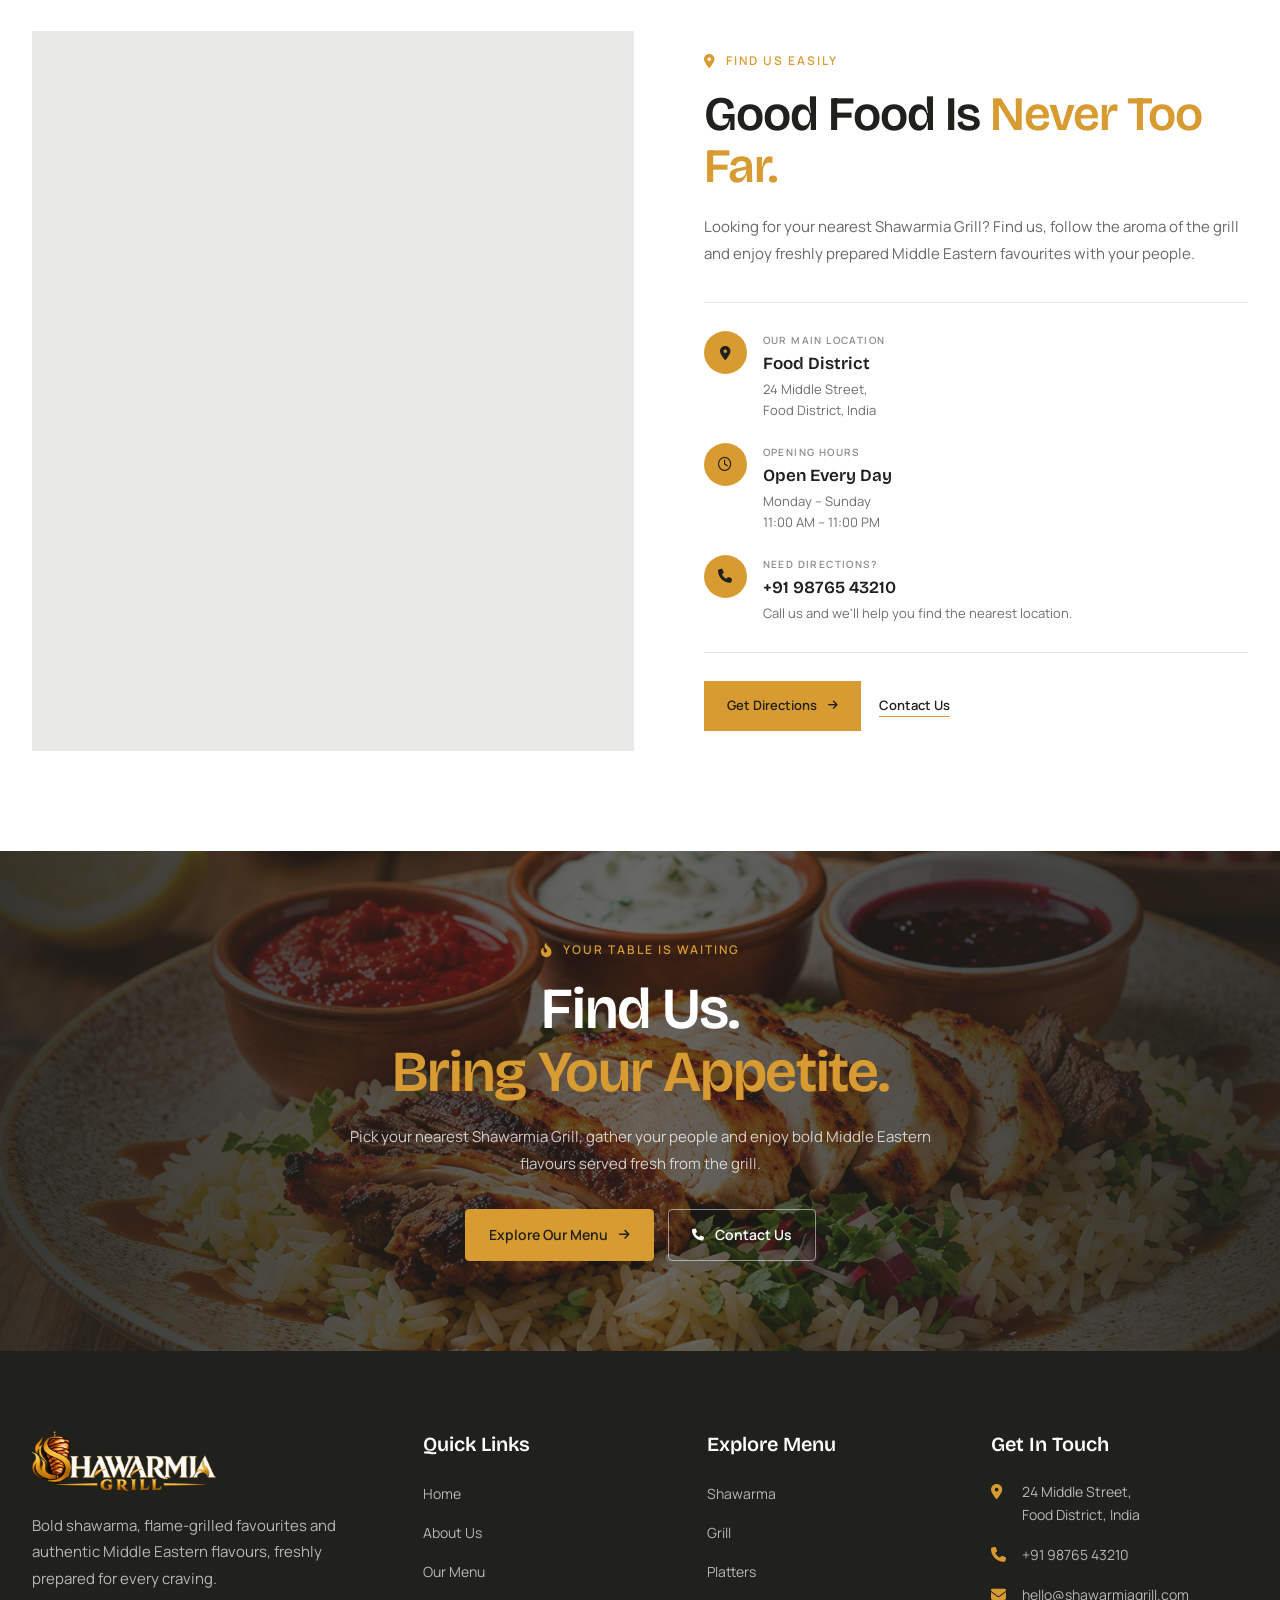
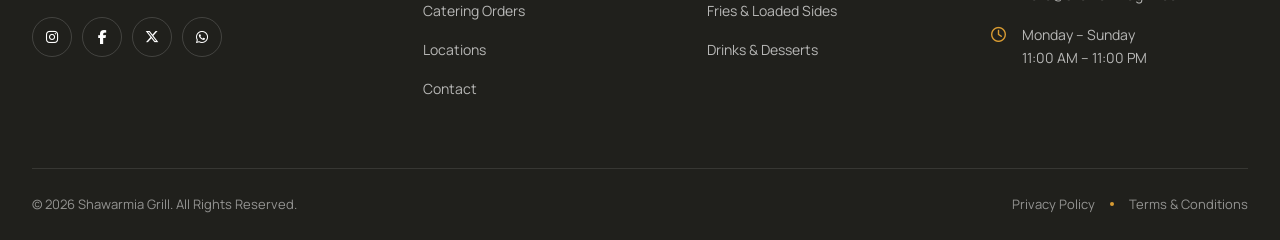
<file: locations.html>
﻿<!DOCTYPE html>
<html lang="en-IN">

<head>
    <meta charset="UTF-8">
    <meta name="viewport" content="width=device-width, initial-scale=1.0">

    <title>Shawarmia Grill</title>

    <meta name="description"
        content="Shawarmia Grill serves flavorful Middle Eastern shawarma, flame-grilled dishes, platters, loaded sides, drinks and desserts.">

    <!-- Google Fonts -->
    <link rel="preconnect" href="https://fonts.googleapis.com">
    <link rel="preconnect" href="https://fonts.gstatic.com" crossorigin>

    <link rel="icon" type="image/png" href="images/favicon.png">

    <link
        href="https://fonts.googleapis.com/css2?family=Bricolage+Grotesque:opsz,wght@10..48,600&family=Manrope:wght@400;500;550&display=swap"
        rel="stylesheet">

    <!-- Font Awesome -->
    <link rel="stylesheet" href="https://cdnjs.cloudflare.com/ajax/libs/font-awesome/6.7.2/css/all.min.css">

    <!-- Main CSS -->
    <script src="js/theme-init.js"></script>
    <link rel="stylesheet" href="css/style.css">
</head>

<body>


    <!-- =========================
     HEADER
     ========================= -->
    <header class="site-header" id="siteHeader">
        <div class="container header-container">

            <!-- Logo -->
            <a href="index.html" class="site-logo" aria-label="Shawarmia Grill Home">
                <img src="images/logo.png" data-theme-light="images/logo.png" data-theme-dark="images/logo-light.png"
                    alt="Shawarmia Grill">
            </a>


            <!-- Desktop Navigation -->
            <nav class="main-navigation" id="mainNavigation">
                <ul class="nav-menu">

                    <!-- Home Dropdown -->
                    <li class="nav-item has-dropdown">
                        <a href="index.html" class="nav-link">
                            Home
                            <i class="fa-solid fa-chevron-down dropdown-icon"></i>
                        </a>

                        <ul class="dropdown-menu">
                            <li>
                                <a href="index.html" class="dropdown-link">
                                    Home 1
                                </a>
                            </li>

                            <li>
                                <a href="home-2.html" class="dropdown-link">
                                    Home 2
                                </a>
                            </li>
                        </ul>
                    </li>


                    <!-- About -->
                    <li class="nav-item">
                        <a href="about.html" class="nav-link">
                            About
                        </a>
                    </li>


                    <!-- Menu -->
                    <li class="nav-item">
                        <a href="menu.html" class="nav-link">
                            Menu
                        </a>

                    </li>


                    <!-- Catering -->
                    <li class="nav-item">
                        <a href="catering.html" class="nav-link">
                            Catering Orders
                        </a>
                    </li>


                    <!-- Locations -->
                    <li class="nav-item active">
                        <a href="locations.html" class="nav-link">
                            Locations
                        </a>
                    </li>


                    <!-- Contact -->
                    <li class="nav-item">
                        <a href="contact.html" class="nav-link">
                            Contact
                        </a>
                    </li>

                </ul>
            </nav>


            <!-- Desktop Right Actions -->
            <div class="header-actions">

                <!-- Dark Mode -->
                <button type="button" class="header-action-btn theme-toggle" id="themeToggle"
                    aria-label="Toggle dark mode" title="Toggle dark mode">
                    <i class="fa-solid fa-moon"></i>
                </button>


                <!-- RTL -->
                <button type="button" class="header-action-btn rtl-toggle" id="rtlToggle" aria-label="Toggle RTL mode"
                    title="Toggle RTL mode">
                    <i class="fa-solid fa-right-left"></i>
                </button>

                <!-- Login -->
                <a href="order.html" class="login-btn">
                    <span>Order Now</span>
                </a>
            </div>


            <!-- Mobile Menu Toggle -->
            <button type="button" class="mobile-menu-toggle" id="mobileMenuToggle" aria-label="Open navigation menu"
                aria-expanded="false">

                <span></span>
                <span></span>
                <span></span>

            </button>

        </div>


        <!-- Mobile Navigation -->
        <div class="mobile-navigation" id="mobileNavigation">

            <nav class="mobile-nav-inner">

                <ul class="mobile-nav-menu">

                    <!-- Home -->
                    <li class="mobile-nav-item mobile-has-dropdown">

                        <button type="button" class="mobile-nav-link mobile-dropdown-toggle">

                            <span>Home</span>
                            <i class="fa-solid fa-chevron-down"></i>

                        </button>

                        <ul class="mobile-dropdown-menu">

                            <li>
                                <a href="index.html" class="mobile-dropdown-link active">
                                    Home 1
                                </a>
                            </li>

                            <li>
                                <a href="home-2.html" class="mobile-dropdown-link">
                                    Home 2
                                </a>
                            </li>

                        </ul>

                    </li>


                    <!-- About -->
                    <li class="mobile-nav-item">
                        <a href="about.html" class="mobile-nav-link">
                            About
                        </a>
                    </li>


                    <!-- Menu -->
                    <li class="mobile-nav-item">

                        <a href="menu.html" class="mobile-nav-link">
                            Menu
                        </a>

                    </li>


                    <!-- Catering -->
                    <li class="mobile-nav-item">
                        <a href="catering.html" class="mobile-nav-link">
                            Catering Orders
                        </a>
                    </li>


                    <!-- Locations -->
                    <li class="mobile-nav-item active">
                        <a href="locations.html" class="mobile-nav-link">
                            Locations
                        </a>
                    </li>


                    <!-- Contact -->
                    <li class="mobile-nav-item">
                        <a href="contact.html" class="mobile-nav-link">
                            Contact
                        </a>
                    </li>

                </ul>


                <!-- Mobile Actions -->
                <div class="mobile-header-actions">

                    <button type="button" class="mobile-action-btn theme-toggle" id="mobileThemeToggle">

                        <i class="fa-solid fa-moon"></i>
                        <span>Dark Mode</span>

                    </button>


                    <button type="button" class="mobile-action-btn rtl-toggle" id="mobileRtlToggle">

                        <i class="fa-solid fa-right-left"></i>
                        <span>RTL Mode</span>

                    </button>

                    <a href="order.html" class="mobile-login-btn">

                        <span>Order Now</span>

                    </a>


                </div>

            </nav>

        </div>

    </header>

    <section class="inner-page-hero locations-page-hero">

        <div class="inner-page-hero-overlay"></div>

        <div class="container">
            <div class="inner-page-hero-content">

                <span class="inner-page-hero-eyebrow">
                    <i class="fa-solid fa-fire-flame-curved"></i>
                    Find Us
                </span>

                <h1>
                    Your Next Shawarma Is <span>Closer Than You Think.</span>
                </h1>

                <p>
                    Find your nearest Shawarmia Grill and enjoy freshly grilled shawarma, smoky favourites and bold
                    Middle Eastern flavours.
                </p>

                <div class="inner-page-hero-breadcrumb">
                    <a href="index.html">Home</a>
                    <i class="fa-solid fa-chevron-right"></i>
                    <span>Locations</span>
                </div>

            </div>
        </div>

    </section>

    <section class="locations-list">
        <div class="container">

            <div class="locations-list-header">

                <span class="locations-list-eyebrow">
                    <i class="fa-solid fa-location-dot"></i>
                    Our Locations
                </span>

                <h2>
                    Come Find Your
                    <span>Favorite Spot.</span>
                </h2>

                <p>
                    Wherever you are, there's always a place to enjoy the
                    Shawarmia experience. Visit us, grab your favourite meal
                    and make every bite count.
                </p>

            </div>


            <div class="locations-list-grid">

                <!-- Location 01 -->
                <div class="location-card">

                    <div class="location-card-image">
                        <img src="images/c6.jpg" alt="Shawarmia Grill Food District">
                        <span class="location-card-number">01</span>
                    </div>

                    <div class="location-card-content">

                        <span class="location-card-label">
                            Shawarmia Grill
                        </span>

                        <h3>Food District</h3>

                        <div class="location-card-info">

                            <div>
                                <i class="fa-solid fa-location-dot"></i>
                                <p>
                                    24 Middle Street,<br>
                                    Food District, India
                                </p>
                            </div>

                            <div>
                                <i class="fa-regular fa-clock"></i>
                                <p>
                                    Monday – Sunday<br>
                                    11:00 AM – 11:00 PM
                                </p>
                            </div>

                            <div>
                                <i class="fa-solid fa-phone"></i>
                                <p>
                                    +91 98765 43210
                                </p>
                            </div>

                        </div>

                        <div class="location-card-actions">

                            <a href="#" class="location-card-btn">
                                <span>Get Directions</span>
                                <i class="fa-solid fa-arrow-right"></i>
                            </a>

                            <a href="contact.html" class="location-card-link">
                                Contact Us
                            </a>

                        </div>

                    </div>
                </div>


                <!-- Location 02 -->
                <div class="location-card">

                    <div class="location-card-image">
                        <img src="images/c7.jpg" alt="Shawarmia Grill City Center">
                        <span class="location-card-number">02</span>
                    </div>

                    <div class="location-card-content">

                        <span class="location-card-label">
                            Shawarmia Grill
                        </span>

                        <h3>City Center</h3>

                        <div class="location-card-info">

                            <div>
                                <i class="fa-solid fa-location-dot"></i>
                                <p>
                                    18 Market Road,<br>
                                    City Center, India
                                </p>
                            </div>

                            <div>
                                <i class="fa-regular fa-clock"></i>
                                <p>
                                    Monday – Sunday<br>
                                    11:00 AM – 11:00 PM
                                </p>
                            </div>

                            <div>
                                <i class="fa-solid fa-phone"></i>
                                <p>
                                    +91 98765 43210
                                </p>
                            </div>

                        </div>

                        <div class="location-card-actions">

                            <a href="#" class="location-card-btn">
                                <span>Get Directions</span>
                                <i class="fa-solid fa-arrow-right"></i>
                            </a>

                            <a href="contact.html" class="location-card-link">
                                Contact Us
                            </a>

                        </div>

                    </div>
                </div>


                <!-- Location 03 -->
                <div class="location-card">

                    <div class="location-card-image">
                        <img src="images/c8.jpg" alt="Shawarmia Grill Riverside">
                        <span class="location-card-number">03</span>
                    </div>

                    <div class="location-card-content">

                        <span class="location-card-label">
                            Shawarmia Grill
                        </span>

                        <h3>Riverside</h3>

                        <div class="location-card-info">

                            <div>
                                <i class="fa-solid fa-location-dot"></i>
                                <p>
                                    42 Riverside Avenue,<br>
                                    Riverside, India
                                </p>
                            </div>

                            <div>
                                <i class="fa-regular fa-clock"></i>
                                <p>
                                    Monday – Sunday<br>
                                    11:00 AM – 11:00 PM
                                </p>
                            </div>

                            <div>
                                <i class="fa-solid fa-phone"></i>
                                <p>
                                    +91 98765 43210
                                </p>
                            </div>

                        </div>

                        <div class="location-card-actions">

                            <a href="#" class="location-card-btn">
                                <span>Get Directions</span>
                                <i class="fa-solid fa-arrow-right"></i>
                            </a>

                            <a href="contact.html" class="location-card-link">
                                Contact Us
                            </a>

                        </div>

                    </div>
                </div>

            </div>

        </div>
    </section>

    <section class="locations-map-section">
        <div class="container">

            <div class="locations-map-grid">

                <!-- MAP -->
                <div class="locations-map-wrapper">
                    <iframe src="https://www.google.com/maps?q=Coimbatore%2C%20Tamil%20Nadu%2C%20India&output=embed"
                        width="100%" height="100%" style="border:0;" allowfullscreen="" loading="lazy"
                        referrerpolicy="no-referrer-when-downgrade">
                    </iframe>
                </div>


                <!-- CONTENT -->
                <div class="locations-map-content">

                    <span class="locations-map-eyebrow">
                        <i class="fa-solid fa-location-dot"></i>
                        Find Us Easily
                    </span>

                    <h2>
                        Good Food Is
                        <span>Never Too Far.</span>
                    </h2>

                    <p>
                        Looking for your nearest Shawarmia Grill? Find us,
                        follow the aroma of the grill and enjoy freshly prepared
                        Middle Eastern favourites with your people.
                    </p>


                    <div class="locations-map-details">

                        <div class="locations-map-detail">
                            <div class="locations-map-detail-icon">
                                <i class="fa-solid fa-location-dot"></i>
                            </div>

                            <div>
                                <span>Our Main Location</span>
                                <h3>Food District</h3>
                                <p>
                                    24 Middle Street,<br>
                                    Food District, India
                                </p>
                            </div>
                        </div>


                        <div class="locations-map-detail">
                            <div class="locations-map-detail-icon">
                                <i class="fa-regular fa-clock"></i>
                            </div>

                            <div>
                                <span>Opening Hours</span>
                                <h3>Open Every Day</h3>
                                <p>
                                    Monday – Sunday<br>
                                    11:00 AM – 11:00 PM
                                </p>
                            </div>
                        </div>


                        <div class="locations-map-detail">
                            <div class="locations-map-detail-icon">
                                <i class="fa-solid fa-phone"></i>
                            </div>

                            <div>
                                <span>Need Directions?</span>
                                <h3>+91 98765 43210</h3>
                                <p>
                                    Call us and we'll help you find
                                    the nearest location.
                                </p>
                            </div>
                        </div>

                    </div>


                    <div class="locations-map-actions">

                        <a href="#" class="locations-map-btn">
                            <span>Get Directions</span>
                            <i class="fa-solid fa-arrow-right"></i>
                        </a>

                        <a href="contact.html" class="locations-map-link">
                            Contact Us
                        </a>

                    </div>

                </div>

            </div>

        </div>
    </section>

    <section class="locations-final-cta">

        <div class="locations-final-cta-overlay"></div>

        <div class="container">

            <div class="locations-final-cta-content">

                <span class="locations-final-cta-eyebrow">
                    <i class="fa-solid fa-fire-flame-curved"></i>
                    Your Table Is Waiting
                </span>

                <h2>
                    Find Us.
                    <span>Bring Your Appetite.</span>
                </h2>

                <p>
                    Pick your nearest Shawarmia Grill, gather your people
                    and enjoy bold Middle Eastern flavours served fresh
                    from the grill.
                </p>

                <div class="locations-final-cta-actions">

                    <a href="menu.html" class="locations-final-cta-btn locations-final-cta-primary">
                        <span>Explore Our Menu</span>
                        <i class="fa-solid fa-arrow-right"></i>
                    </a>

                    <a href="contact.html" class="locations-final-cta-btn locations-final-cta-secondary">
                        <i class="fa-solid fa-phone"></i>
                        <span>Contact Us</span>
                    </a>

                </div>

            </div>

        </div>

    </section>

    <!-- =========================================================
     FOOTER
     ========================================================= -->
    <footer class="site-footer">

        <div class="container">

            <div class="footer-main">

                <!-- Brand -->
                <div class="footer-brand">

                    <a href="index.html" class="footer-logo">
                        <img src="images/logo-light.png" alt="Shawarmia Grill">
                    </a>

                    <p class="footer-description">
                        Bold shawarma, flame-grilled favourites and authentic
                        Middle Eastern flavours, freshly prepared for every craving.
                    </p>

                    <div class="footer-socials">

                        <a href="#" class="footer-social" aria-label="Instagram">
                            <i class="fa-brands fa-instagram"></i>
                        </a>

                        <a href="#" class="footer-social" aria-label="Facebook">
                            <i class="fa-brands fa-facebook-f"></i>
                        </a>

                        <a href="#" class="footer-social" aria-label="X">
                            <i class="fa-brands fa-x-twitter"></i>
                        </a>

                        <a href="#" class="footer-social" aria-label="WhatsApp">
                            <i class="fa-brands fa-whatsapp"></i>
                        </a>

                    </div>

                </div>


                <!-- Quick Links -->
                <div class="footer-column">

                    <h3 class="footer-title">Quick Links</h3>

                    <ul class="footer-links">

                        <li>
                            <a href="index.html">Home</a>
                        </li>

                        <li>
                            <a href="about.html">About Us</a>
                        </li>

                        <li>
                            <a href="menu.html">Our Menu</a>
                        </li>

                        <li>
                            <a href="catering.html">Catering Orders</a>
                        </li>

                        <li>
                            <a href="locations.html">Locations</a>
                        </li>

                        <li>
                            <a href="contact.html">Contact</a>
                        </li>

                    </ul>

                </div>


                <!-- Menu -->
                <div class="footer-column">

                    <h3 class="footer-title">Explore Menu</h3>

                    <ul class="footer-links">

                        <li>
                            <a href="menu.html#shawarma">Shawarma</a>
                        </li>

                        <li>
                            <a href="menu.html#grill">Grill</a>
                        </li>

                        <li>
                            <a href="menu.html#platters">Platters</a>
                        </li>

                        <li>
                            <a href="menu.html#loaded-sides">
                                Fries &amp; Loaded Sides
                            </a>
                        </li>

                        <li>
                            <a href="menu.html#drinks-desserts">
                                Drinks &amp; Desserts
                            </a>
                        </li>

                    </ul>

                </div>


                <!-- Contact -->
                <div class="footer-column footer-contact">

                    <h3 class="footer-title">Get In Touch</h3>

                    <div class="footer-contact-item">

                        <i class="fa-solid fa-location-dot"></i>

                        <p>
                            24 Middle Street,<br>
                            Food District, India
                        </p>

                    </div>

                    <div class="footer-contact-item">

                        <i class="fa-solid fa-phone"></i>

                        <a href="tel:+919876543210">
                            +91 98765 43210
                        </a>

                    </div>

                    <div class="footer-contact-item">

                        <i class="fa-solid fa-envelope"></i>

                        <a href="mailto:hello@shawarmiagrill.com">
                            hello@shawarmiagrill.com
                        </a>

                    </div>

                    <div class="footer-contact-item">

                        <i class="fa-regular fa-clock"></i>

                        <p>
                            Monday – Sunday<br>
                            11:00 AM – 11:00 PM
                        </p>

                    </div>

                </div>

            </div>


            <!-- Footer Bottom -->

            <div class="footer-bottom">

                <p>
                    © 2026 Shawarmia Grill. All Rights Reserved.
                </p>

                <div class="footer-bottom-links">

                    <a href="#">Privacy Policy</a>

                    <span></span>

                    <a href="#">Terms &amp; Conditions</a>

                </div>

            </div>

        </div>

    </footer>

    <!-- Scroll To Top -->
    <button class="scroll-top-btn" id="scrollTopBtn" type="button" aria-label="Scroll to top">
        <i class="fa-solid fa-arrow-up"></i>
    </button>

    <!-- Main JS -->
    <script src="js/main.js"></script>

</body>

</html>
</file>
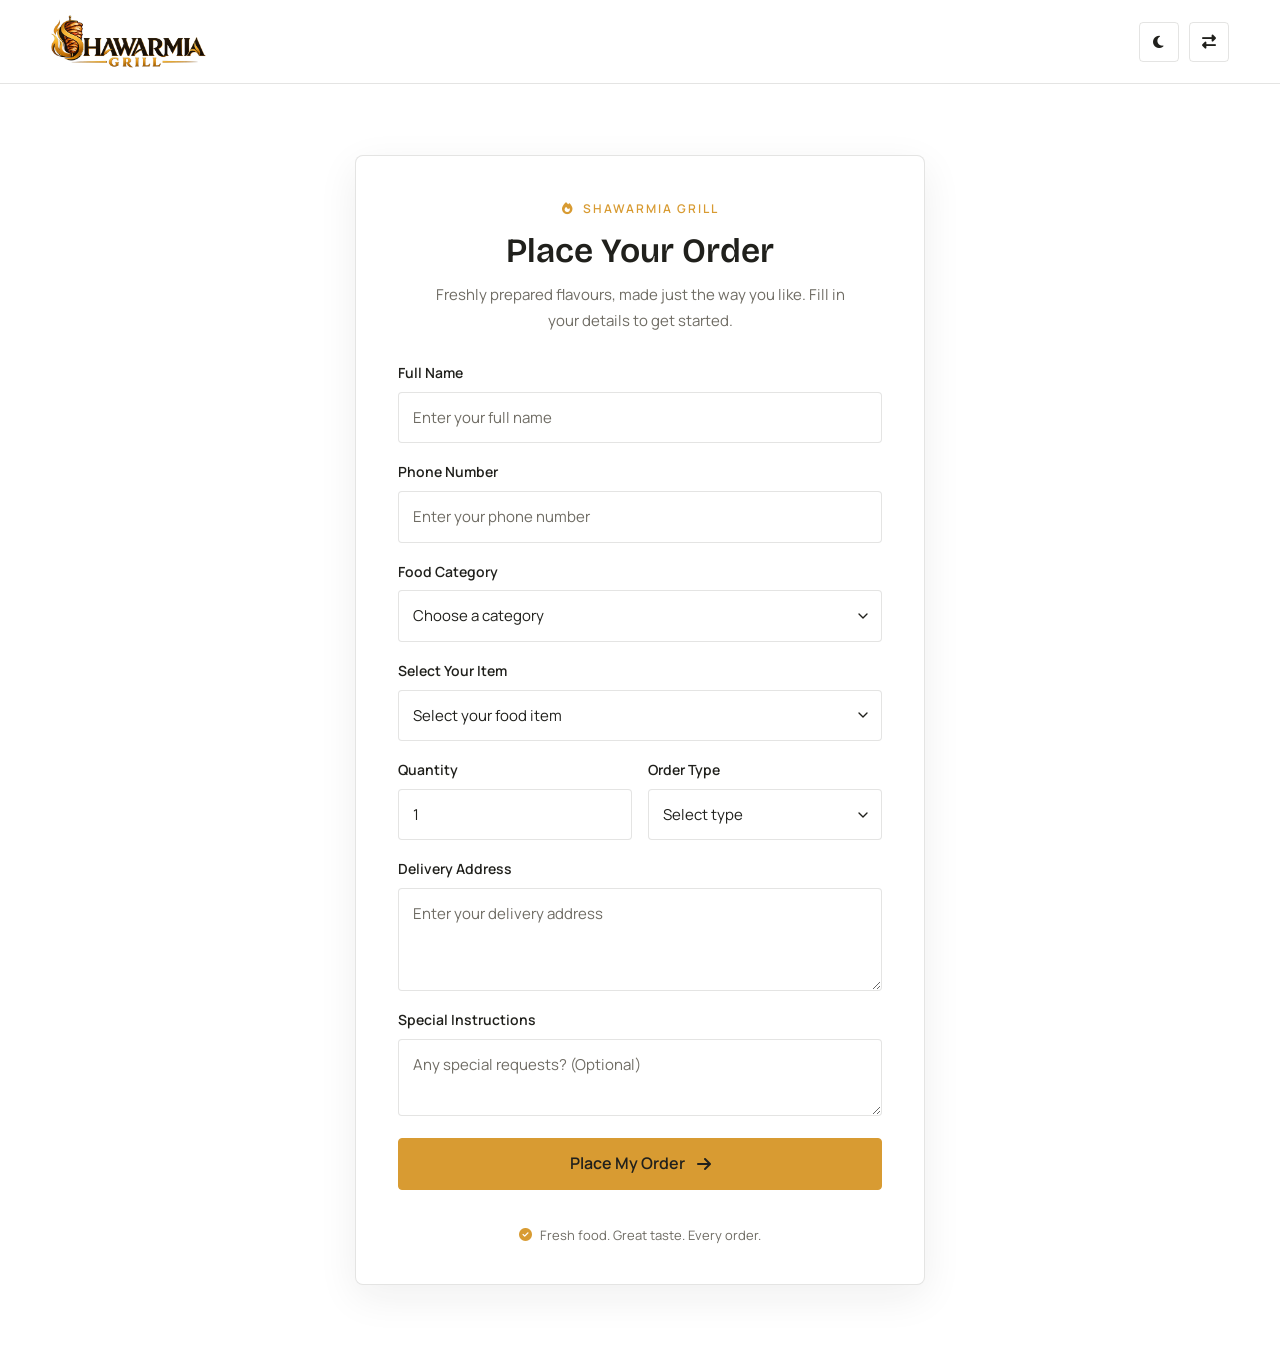
<file: order.html>
<!DOCTYPE html>
<html lang="en-IN">

<head>
    <meta charset="UTF-8">
    <meta name="viewport" content="width=device-width, initial-scale=1.0">

    <title>Shawarmia Grill</title>

    <meta name="description"
        content="Shawarmia Grill serves flavorful Middle Eastern shawarma, flame-grilled dishes, platters, loaded sides, drinks and desserts.">

    <!-- Google Fonts -->
    <link rel="preconnect" href="https://fonts.googleapis.com">
    <link rel="preconnect" href="https://fonts.gstatic.com" crossorigin>

    <link rel="icon" type="image/png" href="images/favicon.png">

    <link
        href="https://fonts.googleapis.com/css2?family=Bricolage+Grotesque:opsz,wght@10..48,600&family=Manrope:wght@400;500;550&display=swap"
        rel="stylesheet">

    <!-- Font Awesome -->
    <link rel="stylesheet" href="https://cdnjs.cloudflare.com/ajax/libs/font-awesome/6.7.2/css/all.min.css">

    <!-- Main CSS -->
    <script src="js/theme-init.js"></script>
    <link rel="stylesheet" href="css/style.css">
</head>


<body class="order-page">

    <!-- HEADER -->
    <header class="order-header">

        <a href="index.html" class="order-logo">
            <img src="images/logo.png" data-theme-light="images/logo.png" data-theme-dark="images/logo-light.png"
                alt="Shawarmia Grill">
        </a>

        <div class="header-actions">

            <button type="button" class="header-action-btn theme-toggle" id="themeToggle" aria-label="Toggle dark mode">
                <i class="fa-solid fa-moon"></i>
            </button>

            <button type="button" class="header-action-btn rtl-toggle" id="rtlToggle" aria-label="Toggle RTL mode">
                <i class="fa-solid fa-right-left"></i>
            </button>

        </div>

    </header>


    <!-- ORDER FORM -->
    <main class="order-main">

        <section class="order-card">

            <div class="order-card-heading">

                <span class="order-eyebrow">
                    <i class="fa-solid fa-fire"></i>
                    SHAWARMIA GRILL
                </span>

                <h1>Place Your Order</h1>

                <p>
                    Freshly prepared flavours, made just the way you like.
                    Fill in your details to get started.
                </p>

            </div>


            <form class="order-form" action="#" method="post">

                <div class="order-field">
                    <label for="customerName">Full Name</label>
                    <input type="text" id="customerName" name="customerName" placeholder="Enter your full name"
                        required>
                </div>


                <div class="order-field">
                    <label for="customerPhone">Phone Number</label>
                    <input type="tel" id="customerPhone" name="phone" placeholder="Enter your phone number" required>
                </div>


                <div class="order-field">
                    <label for="foodCategory">Food Category</label>

                    <select id="foodCategory" name="category" required>
                        <option value="">Choose a category</option>
                        <option>Shawarma</option>
                        <option>Grill</option>
                        <option>Platters</option>
                        <option>Fries & Loaded Sides</option>
                        <option>Drinks & Desserts</option>
                    </select>
                </div>


                <div class="order-field">
                    <label for="foodItem">Select Your Item</label>

                    <select id="foodItem" name="foodItem" required>
                        <option value="">Select your food item</option>
                        <option>Chicken Shawarma</option>
                        <option>Special Shawarma</option>
                        <option>Mixed Grill</option>
                        <option>Grilled Chicken</option>
                        <option>Mixed Platter</option>
                        <option>Loaded Fries</option>
                    </select>
                </div>


                <div class="order-form-row">

                    <div class="order-field">
                        <label for="quantity">Quantity</label>
                        <input type="number" id="quantity" name="quantity" min="1" value="1" required>
                    </div>

                    <div class="order-field">
                        <label for="orderType">Order Type</label>

                        <select id="orderType" name="orderType" required>
                            <option value="">Select type</option>
                            <option>Pickup</option>
                            <option>Delivery</option>
                        </select>
                    </div>

                </div>


                <div class="order-field">
                    <label for="deliveryAddress">Delivery Address</label>
                    <textarea id="deliveryAddress" name="address" rows="3"
                        placeholder="Enter your delivery address"></textarea>
                </div>


                <div class="order-field">
                    <label for="orderNotes">Special Instructions</label>
                    <textarea id="orderNotes" name="notes" rows="2"
                        placeholder="Any special requests? (Optional)"></textarea>
                </div>


                <button type="submit" class="order-submit-btn">
                    Place My Order
                    <i class="fa-solid fa-arrow-right"></i>
                </button>

                <p class="order-bottom-note">
                    <i class="fa-solid fa-circle-check"></i>
                    Fresh food. Great taste. Every order.
                </p>

            </form>

        </section>

    </main>


    <!-- Main JS -->
    <script src="js/main.js"></script>

</body>

</html>
</file>
